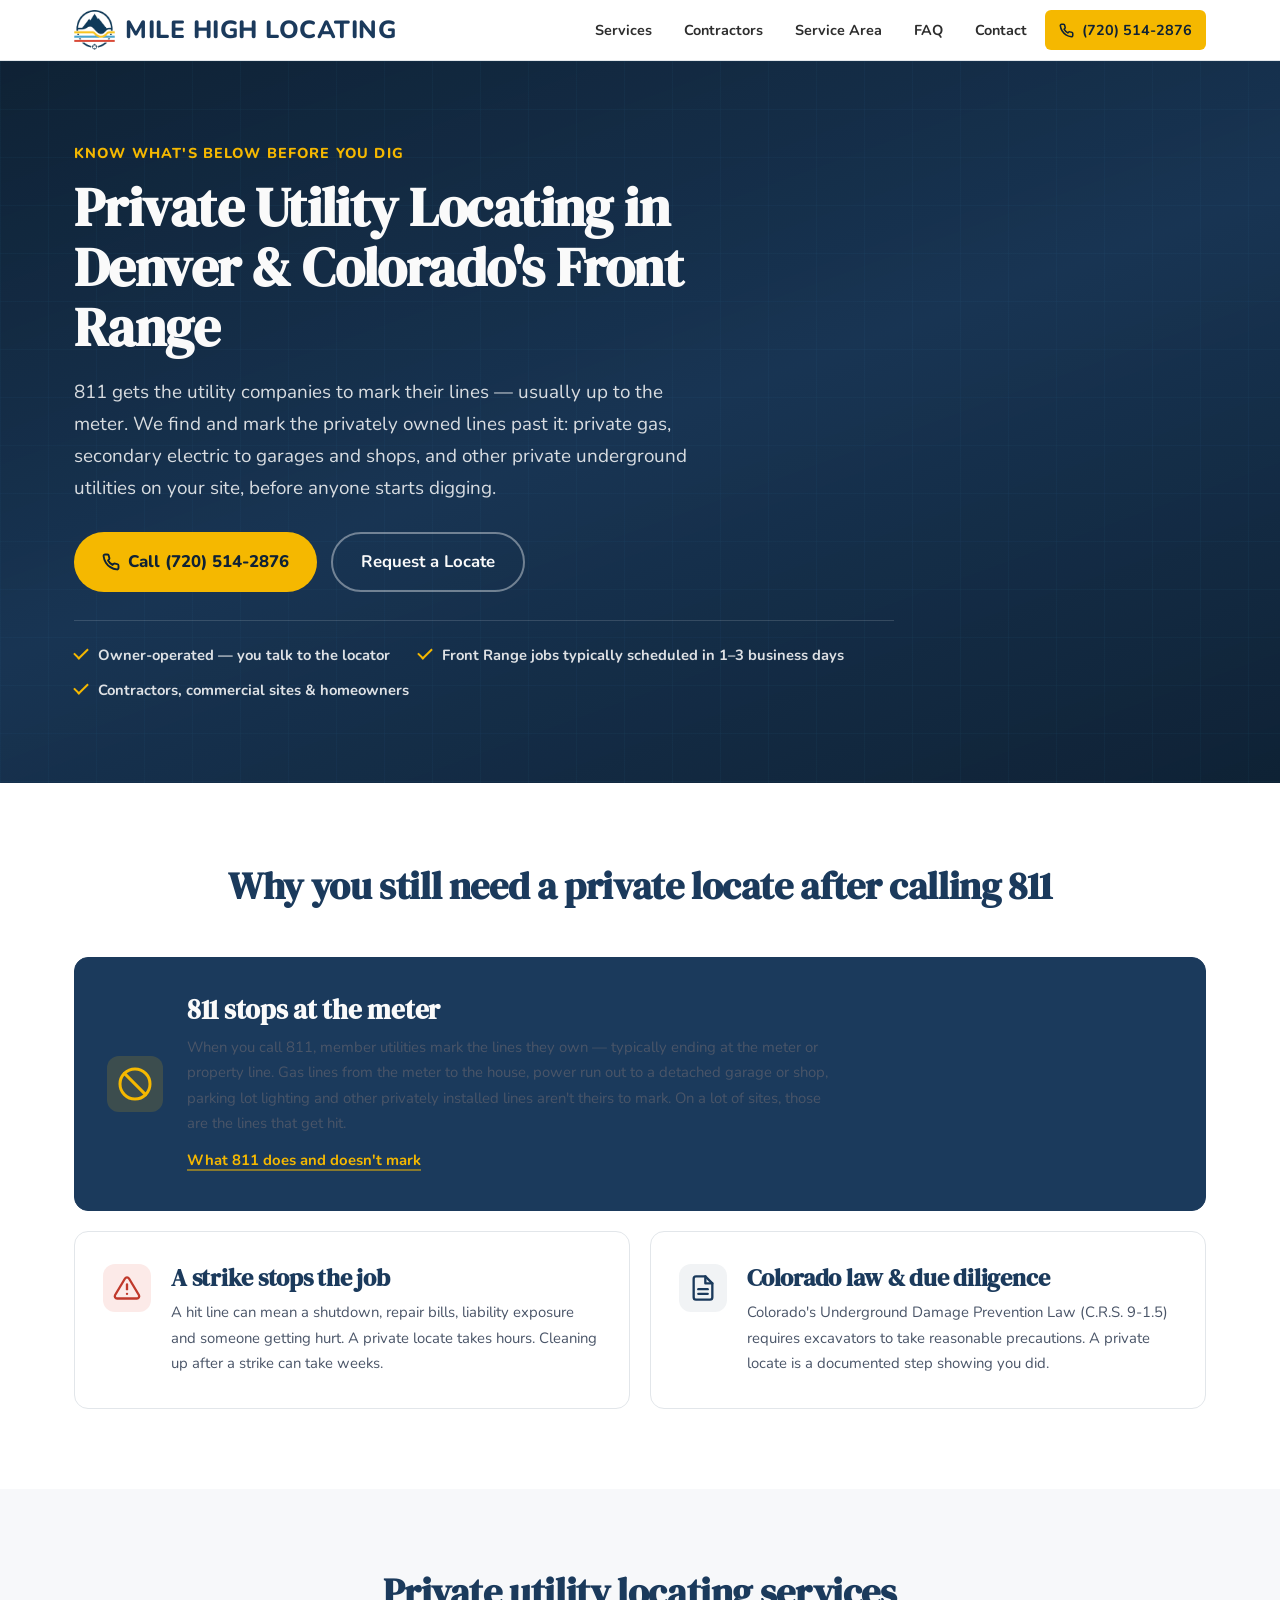
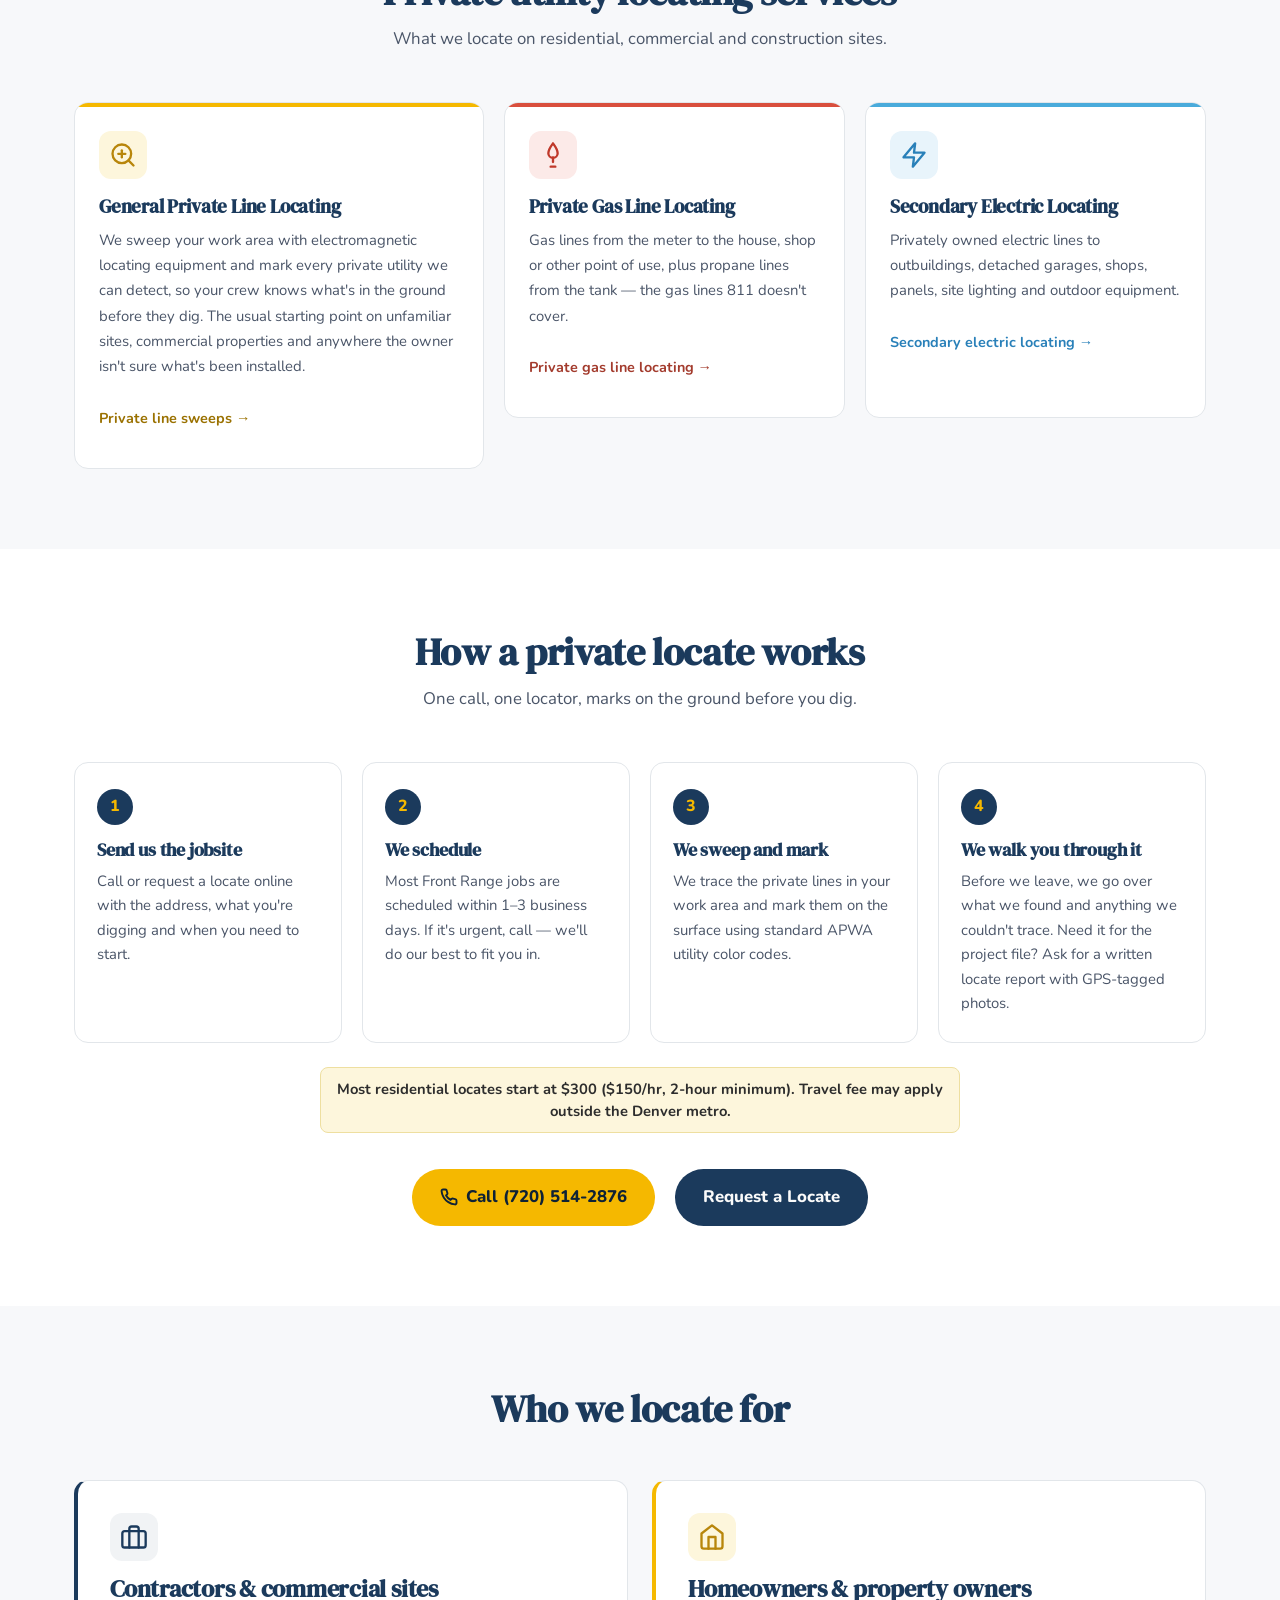
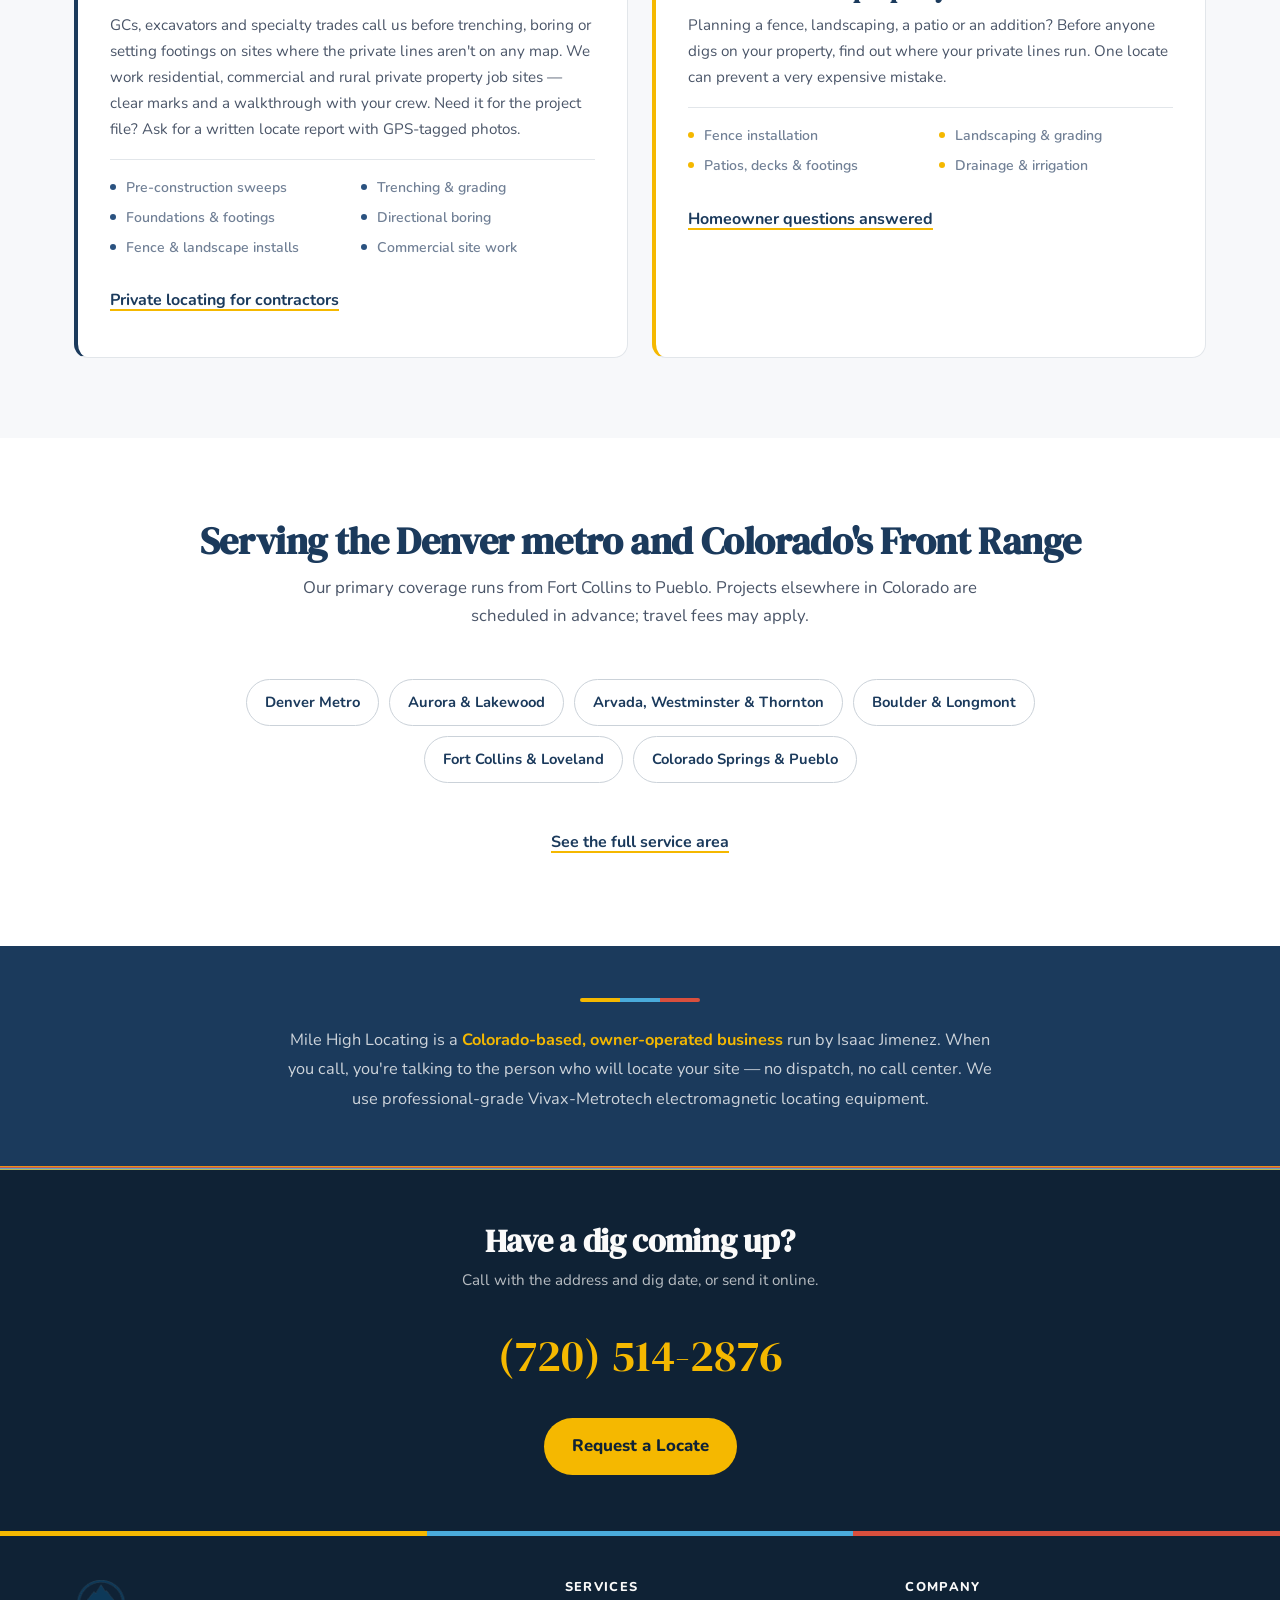
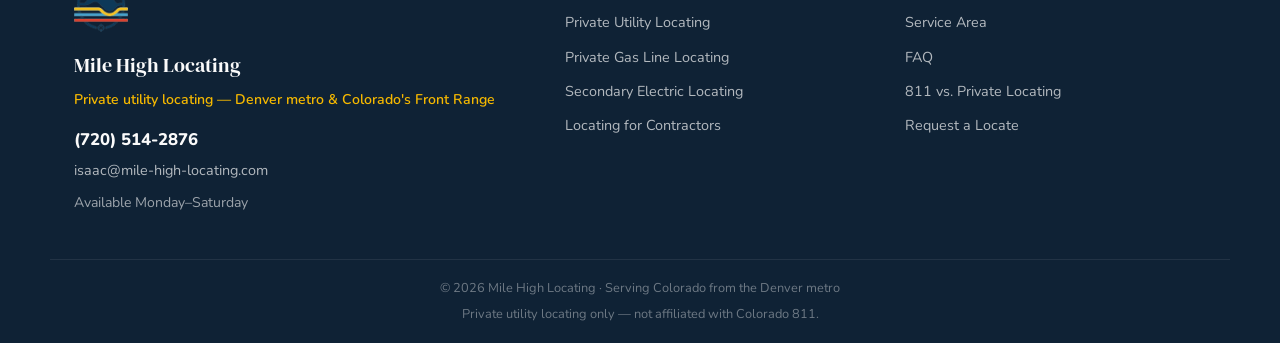
<file: index.html>
<!DOCTYPE html>
<html lang="en">
<head>
  <meta charset="UTF-8">
  <meta name="viewport" content="width=device-width, initial-scale=1.0">
  <title>Private Utility Locator in Denver &amp; Colorado | Mile High Locating</title>
  <meta name="description" content="Private utility locating in Denver and along Colorado&#x27;s Front Range. We mark the private gas, electric and site lines 811 doesn&#x27;t. Call (720) 514-2876.">
  <link rel="canonical" href="https://mile-high-locating.com/">
  <meta name="google-site-verification" content="SweHeG-FXVhR_xRQayVzN5VXtNeDmFIn7avGTJcZlRs" />
  <link rel="icon" href="/favicon.ico" sizes="any">
  <link rel="icon" type="image/png" sizes="192x192" href="/favicon.png">
  <link rel="apple-touch-icon" href="/favicon.png">
  <meta name="theme-color" content="#1B3A5C">
  <!-- Open Graph / social -->
  <meta property="og:type" content="website">
  <meta property="og:site_name" content="Mile High Locating">
  <meta property="og:locale" content="en_US">
  <meta property="og:title" content="Private Utility Locator in Denver &amp; Colorado | Mile High Locating">
  <meta property="og:description" content="Private utility locating in Denver and along Colorado&#x27;s Front Range. We mark the private gas, electric and site lines 811 doesn&#x27;t. Call (720) 514-2876.">
  <meta property="og:url" content="https://mile-high-locating.com/">
  <meta property="og:image" content="https://mile-high-locating.com/og-image.jpg">
  <meta property="og:image:width" content="1200">
  <meta property="og:image:height" content="630">
  <meta property="og:image:alt" content="Mile High Locating — underground utility locating">
  <meta name="twitter:card" content="summary_large_image">
  <meta name="twitter:title" content="Private Utility Locator in Denver &amp; Colorado | Mile High Locating">
  <meta name="twitter:description" content="Private utility locating in Denver and along Colorado&#x27;s Front Range. We mark the private gas, electric and site lines 811 doesn&#x27;t. Call (720) 514-2876.">
  <meta name="twitter:image" content="https://mile-high-locating.com/og-image.jpg">
  <script>document.documentElement.classList.add('js');</script>
  <link rel="preconnect" href="https://fonts.googleapis.com">
  <link rel="preconnect" href="https://fonts.gstatic.com" crossorigin>
  <link rel="preconnect" href="https://images.unsplash.com" crossorigin>
  <link rel="preload" as="image" href="https://images.unsplash.com/photo-1504307651254-35680f356dfd?w=640&amp;q=35&amp;fm=webp&amp;fit=crop" media="(max-width: 800px)">
  <link rel="preload" as="image" href="https://images.unsplash.com/photo-1504307651254-35680f356dfd?w=1280&amp;q=35&amp;fm=webp&amp;fit=crop" media="(min-width: 801px)">
  <link href="https://fonts.googleapis.com/css2?family=DM+Serif+Display&family=Nunito:wght@400;600;700;800&display=swap" rel="stylesheet">
  <link rel="stylesheet" href="/styles.css">
  <!-- Structured data -->
  <script type="application/ld+json">
  {
    "@context": "https://schema.org",
    "@graph": [
      {
        "@type": "LocalBusiness",
        "@id": "https://mile-high-locating.com/#business",
        "name": "Mile High Locating",
        "url": "https://mile-high-locating.com/",
        "logo": "https://mile-high-locating.com/logo-512.png",
        "image": "https://mile-high-locating.com/og-image.jpg",
        "description": "Private utility locating for contractors, property owners and homeowners in the Denver metro and along Colorado's Front Range. Locates and marks privately owned underground utilities that 811 member utilities do not mark.",
        "telephone": "+1-720-514-2876",
        "email": "isaac@mile-high-locating.com",
        "address": {
          "@type": "PostalAddress",
          "addressRegion": "CO",
          "addressCountry": "US"
        },
        "areaServed": [
          {
            "@type": "State",
            "name": "Colorado"
          },
          {
            "@type": "City",
            "name": "Denver"
          },
          {
            "@type": "City",
            "name": "Boulder"
          },
          {
            "@type": "City",
            "name": "Fort Collins"
          },
          {
            "@type": "City",
            "name": "Colorado Springs"
          },
          {
            "@type": "City",
            "name": "Pueblo"
          }
        ],
        "hasOfferCatalog": {
          "@type": "OfferCatalog",
          "name": "Private utility locating services",
          "itemListElement": [
            {
              "@type": "Offer",
              "itemOffered": {
                "@type": "Service",
                "name": "General private line locating",
                "url": "https://mile-high-locating.com/services.html#general-locating"
              }
            },
            {
              "@type": "Offer",
              "itemOffered": {
                "@type": "Service",
                "name": "Private gas line locating",
                "url": "https://mile-high-locating.com/services.html#gas-line"
              }
            },
            {
              "@type": "Offer",
              "itemOffered": {
                "@type": "Service",
                "name": "Secondary electric locating",
                "url": "https://mile-high-locating.com/services.html#secondary-electric"
              }
            }
          ]
        }
      },
      {
        "@type": "WebSite",
        "@id": "https://mile-high-locating.com/#website",
        "url": "https://mile-high-locating.com/",
        "name": "Mile High Locating",
        "publisher": {
          "@id": "https://mile-high-locating.com/#business"
        }
      }
    ]
  }
  </script>
</head>
<body>

  <a class="skip-link" href="#main">Skip to main content</a>

  <!-- ========== HEADER ========== -->
  <header class="site-header">
    <div class="header-inner">
      <a href="/" class="header-logo" aria-label="Mile High Locating — home">
        <img src="/logo-icon.png" alt="" class="logo-icon" width="116" height="112">
        <span class="logo-text">Mile High Locating</span>
      </a>
      <a href="tel:+17205142876" class="header-call-mobile" data-cta="header-mobile"><svg viewBox="0 0 24 24" fill="none" stroke="currentColor" stroke-width="2.5" stroke-linecap="round" stroke-linejoin="round" aria-hidden="true" focusable="false"><path d="M22 16.92v3a2 2 0 0 1-2.18 2 19.79 19.79 0 0 1-8.63-3.07 19.5 19.5 0 0 1-6-6 19.79 19.79 0 0 1-3.07-8.67A2 2 0 0 1 4.11 2h3a2 2 0 0 1 2 1.72c.127.96.361 1.903.7 2.81a2 2 0 0 1-.45 2.11L8.09 9.91a16 16 0 0 0 6 6l1.27-1.27a2 2 0 0 1 2.11-.45c.907.339 1.85.573 2.81.7A2 2 0 0 1 22 16.92z"/></svg><span>(720) 514-2876</span></a>
      <button class="hamburger" type="button" aria-label="Open menu" aria-expanded="false" aria-controls="site-nav">
        <span></span><span></span><span></span>
      </button>
      <nav aria-label="Main">
        <ul class="nav-links" id="site-nav">
          <li><a href="/services.html">Services</a></li>
          <li><a href="/contractors.html">Contractors</a></li>
          <li><a href="/service-area.html">Service Area</a></li>
          <li><a href="/faq.html">FAQ</a></li>
          <li><a href="/contact.html">Contact</a></li>
          <li><a href="tel:+17205142876" class="btn-call" data-cta="header"><svg viewBox="0 0 24 24" fill="none" stroke="currentColor" stroke-width="2.5" stroke-linecap="round" stroke-linejoin="round" aria-hidden="true" focusable="false"><path d="M22 16.92v3a2 2 0 0 1-2.18 2 19.79 19.79 0 0 1-8.63-3.07 19.5 19.5 0 0 1-6-6 19.79 19.79 0 0 1-3.07-8.67A2 2 0 0 1 4.11 2h3a2 2 0 0 1 2 1.72c.127.96.361 1.903.7 2.81a2 2 0 0 1-.45 2.11L8.09 9.91a16 16 0 0 0 6 6l1.27-1.27a2 2 0 0 1 2.11-.45c.907.339 1.85.573 2.81.7A2 2 0 0 1 22 16.92z"/></svg><span>(720) 514-2876</span></a></li>
        </ul>
      </nav>
    </div>
  </header>

  <main id="main">

  <!-- ========== HERO ========== -->
  <section class="hero" aria-labelledby="hero-heading">
    <div class="hero-bg" aria-hidden="true"></div>
    <div class="hero-overlay" aria-hidden="true"></div>
    <div class="hero-content">
      <p class="hero-eyebrow">Know what's below before you dig</p>
      <h1 id="hero-heading">Private Utility Locating in Denver &amp; Colorado's Front Range</h1>
      <p class="hero-lead">811 gets the utility companies to mark their lines — usually up to the meter. We find and mark the privately owned lines past it: private gas, secondary electric to garages and shops, and other private underground utilities on your site, before anyone starts digging.</p>
      <div class="hero-buttons">
        <a href="tel:+17205142876" class="btn-primary" data-cta="hero"><svg viewBox="0 0 24 24" fill="none" stroke="currentColor" stroke-width="2.5" stroke-linecap="round" stroke-linejoin="round" aria-hidden="true" focusable="false"><path d="M22 16.92v3a2 2 0 0 1-2.18 2 19.79 19.79 0 0 1-8.63-3.07 19.5 19.5 0 0 1-6-6 19.79 19.79 0 0 1-3.07-8.67A2 2 0 0 1 4.11 2h3a2 2 0 0 1 2 1.72c.127.96.361 1.903.7 2.81a2 2 0 0 1-.45 2.11L8.09 9.91a16 16 0 0 0 6 6l1.27-1.27a2 2 0 0 1 2.11-.45c.907.339 1.85.573 2.81.7A2 2 0 0 1 22 16.92z"/></svg>Call (720) 514-2876</a>
        <a href="/contact.html#quote-form" class="btn-outline" data-cta="hero">Request a Locate</a>
      </div>
      <ul class="hero-trust">
        <li>Owner-operated — you talk to the locator</li>
        <li>Front Range jobs typically scheduled in 1–3 business days</li>
        <li>Contractors, commercial sites &amp; homeowners</li>
      </ul>
    </div>
  </section>

  <!-- ========== WHY PRIVATE LOCATES MATTER ========== -->
  <section class="section" aria-labelledby="why-locates-heading">
    <div class="container">
      <div class="section-header reveal">
        <h2 id="why-locates-heading">Why you still need a private locate after calling 811</h2>
      </div>
      <div class="bento-grid">
        <div class="bento-card bento-card--featured reveal--scale">
          <span class="icon icon--lg" aria-hidden="true">
            <svg viewBox="0 0 24 24" fill="none" stroke="currentColor" stroke-width="2" stroke-linecap="round" stroke-linejoin="round"><circle cx="12" cy="12" r="10"/><line x1="4.93" y1="4.93" x2="19.07" y2="19.07"/></svg>
          </span>
          <div class="bento-text">
            <h3>811 stops at the meter</h3>
            <p>When you call 811, member utilities mark the lines they own — typically ending at the meter or property line. Gas lines from the meter to the house, power run out to a detached garage or shop, parking lot lighting and other privately installed lines aren't theirs to mark. On a lot of sites, those are the lines that get hit.</p>
            <p><a href="/811-vs-private-utility-locating.html" class="text-link">What 811 does and doesn't mark</a></p>
          </div>
        </div>
        <div class="bento-card reveal--left">
          <span class="icon icon--lg icon--red" aria-hidden="true">
            <svg viewBox="0 0 24 24" fill="none" stroke="currentColor" stroke-width="2" stroke-linecap="round" stroke-linejoin="round"><path d="M10.29 3.86L1.82 18a2 2 0 0 0 1.71 3h16.94a2 2 0 0 0 1.71-3L13.71 3.86a2 2 0 0 0-3.42 0z"/><line x1="12" y1="9" x2="12" y2="13"/><line x1="12" y1="17" x2="12.01" y2="17"/></svg>
          </span>
          <div class="bento-text">
            <h3>A strike stops the job</h3>
            <p>A hit line can mean a shutdown, repair bills, liability exposure and someone getting hurt. A private locate takes hours. Cleaning up after a strike can take weeks.</p>
          </div>
        </div>
        <div class="bento-card reveal--right">
          <span class="icon icon--lg icon--navy" aria-hidden="true">
            <svg viewBox="0 0 24 24" fill="none" stroke="currentColor" stroke-width="2" stroke-linecap="round" stroke-linejoin="round"><path d="M14 2H6a2 2 0 0 0-2 2v16a2 2 0 0 0 2 2h12a2 2 0 0 0 2-2V8z"/><polyline points="14 2 14 8 20 8"/><line x1="16" y1="13" x2="8" y2="13"/><line x1="16" y1="17" x2="8" y2="17"/></svg>
          </span>
          <div class="bento-text">
            <h3>Colorado law &amp; due diligence</h3>
            <p>Colorado's Underground Damage Prevention Law (C.R.S. 9-1.5) requires excavators to take reasonable precautions. A private locate is a documented step showing you did.</p>
          </div>
        </div>
      </div>
    </div>
  </section>

  <!-- ========== SERVICES ========== -->
  <section class="section section--gray" aria-labelledby="services-heading">
    <div class="container">
      <div class="section-header reveal">
        <h2 id="services-heading">Private utility locating services</h2>
        <p>What we locate on residential, commercial and construction sites.</p>
      </div>
      <div class="services-snapshot">
        <div class="snap-card snap-card--gold reveal">
          <span class="icon icon--lg icon--gold" aria-hidden="true">
            <svg viewBox="0 0 24 24" fill="none" stroke="currentColor" stroke-width="2" stroke-linecap="round" stroke-linejoin="round"><circle cx="11" cy="11" r="8"/><path d="M21 21l-4.35-4.35"/><line x1="11" y1="8" x2="11" y2="14"/><line x1="8" y1="11" x2="14" y2="11"/></svg>
          </span>
          <h3>General Private Line Locating</h3>
          <p>We sweep your work area with electromagnetic locating equipment and mark every private utility we can detect, so your crew knows what's in the ground before they dig. The usual starting point on unfamiliar sites, commercial properties and anywhere the owner isn't sure what's been installed.</p>
          <a href="/services.html#general-locating" class="card-link">Private line sweeps <span aria-hidden="true">→</span></a>
        </div>
        <div class="snap-card snap-card--red reveal reveal-delay-1">
          <span class="icon icon--lg icon--red" aria-hidden="true">
            <svg viewBox="0 0 24 24" fill="none" stroke="currentColor" stroke-width="2" stroke-linecap="round" stroke-linejoin="round"><path d="M12 2c1.5 2 4 5.5 4 8.5a4 4 0 1 1-8 0C8 7.5 10.5 4 12 2z"/><path d="M12 14v4"/><path d="M10 22h4"/></svg>
          </span>
          <h3>Private Gas Line Locating</h3>
          <p>Gas lines from the meter to the house, shop or other point of use, plus propane lines from the tank — the gas lines 811 doesn't cover.</p>
          <a href="/services.html#gas-line" class="card-link">Private gas line locating <span aria-hidden="true">→</span></a>
        </div>
        <div class="snap-card snap-card--sky reveal reveal-delay-2">
          <span class="icon icon--lg icon--sky" aria-hidden="true">
            <svg viewBox="0 0 24 24" fill="none" stroke="currentColor" stroke-width="2" stroke-linecap="round" stroke-linejoin="round"><path d="M13 2L3 14h9l-1 8 10-12h-9l1-8z"/></svg>
          </span>
          <h3>Secondary Electric Locating</h3>
          <p>Privately owned electric lines to outbuildings, detached garages, shops, panels, site lighting and outdoor equipment.</p>
          <a href="/services.html#secondary-electric" class="card-link">Secondary electric locating <span aria-hidden="true">→</span></a>
        </div>
      </div>
    </div>
  </section>

  <!-- ========== PROCESS ========== -->
  <section class="section" aria-labelledby="process-heading">
    <div class="container">
      <div class="section-header reveal">
        <h2 id="process-heading">How a private locate works</h2>
        <p>One call, one locator, marks on the ground before you dig.</p>
      </div>
      <ol class="process-steps reveal">
        <li>
          <h3>Send us the jobsite</h3>
          <p>Call or request a locate online with the address, what you're digging and when you need to start.</p>
        </li>
        <li>
          <h3>We schedule</h3>
          <p>Most Front Range jobs are scheduled within 1–3 business days. If it's urgent, call — we'll do our best to fit you in.</p>
        </li>
        <li>
          <h3>We sweep and mark</h3>
          <p>We trace the private lines in your work area and mark them on the surface using standard APWA utility color codes.</p>
        </li>
        <li>
          <h3>We walk you through it</h3>
          <p>Before we leave, we go over what we found and anything we couldn't trace. Need it for the project file? Ask for a written locate report with GPS-tagged photos.</p>
        </li>
      </ol>
      <p class="price-note price-note--center reveal">Most residential locates start at $300 ($150/hr, 2-hour minimum). Travel fee may apply outside the Denver metro.</p>
      <div class="section-cta">
        <a href="tel:+17205142876" class="btn-primary" data-cta="process"><svg viewBox="0 0 24 24" fill="none" stroke="currentColor" stroke-width="2.5" stroke-linecap="round" stroke-linejoin="round" aria-hidden="true" focusable="false"><path d="M22 16.92v3a2 2 0 0 1-2.18 2 19.79 19.79 0 0 1-8.63-3.07 19.5 19.5 0 0 1-6-6 19.79 19.79 0 0 1-3.07-8.67A2 2 0 0 1 4.11 2h3a2 2 0 0 1 2 1.72c.127.96.361 1.903.7 2.81a2 2 0 0 1-.45 2.11L8.09 9.91a16 16 0 0 0 6 6l1.27-1.27a2 2 0 0 1 2.11-.45c.907.339 1.85.573 2.81.7A2 2 0 0 1 22 16.92z"/></svg>Call (720) 514-2876</a>
        <a href="/contact.html#quote-form" class="btn-secondary" data-cta="process">Request a Locate</a>
      </div>
    </div>
  </section>

  <!-- ========== WHO WE SERVE ========== -->
  <section class="section section--gray" aria-labelledby="audience-heading">
    <div class="container">
      <div class="section-header reveal">
        <h2 id="audience-heading">Who we locate for</h2>
      </div>
      <div class="audience-grid">
        <div class="audience-card audience-card--contractor reveal reveal-delay-1">
          <span class="icon icon--lg icon--navy" aria-hidden="true">
            <svg viewBox="0 0 24 24" fill="none" stroke="currentColor" stroke-width="2" stroke-linecap="round" stroke-linejoin="round"><rect x="2" y="7" width="20" height="14" rx="2" ry="2"/><path d="M16 21V5a2 2 0 0 0-2-2h-4a2 2 0 0 0-2 2v16"/></svg>
          </span>
          <h3>Contractors &amp; commercial sites</h3>
          <p>GCs, excavators and specialty trades call us before trenching, boring or setting footings on sites where the private lines aren't on any map. We work residential, commercial and rural private property job sites — clear marks and a walkthrough with your crew. Need it for the project file? Ask for a written locate report with GPS-tagged photos.</p>
          <ul class="audience-projects">
            <li>Pre-construction sweeps</li>
            <li>Trenching &amp; grading</li>
            <li>Foundations &amp; footings</li>
            <li>Directional boring</li>
            <li>Fence &amp; landscape installs</li>
            <li>Commercial site work</li>
          </ul>
          <a href="/contractors.html" class="text-link">Private locating for contractors</a>
        </div>
        <div class="audience-card audience-card--homeowner reveal reveal-delay-2">
          <span class="icon icon--lg icon--gold" aria-hidden="true">
            <svg viewBox="0 0 24 24" fill="none" stroke="currentColor" stroke-width="2" stroke-linecap="round" stroke-linejoin="round"><path d="M3 9l9-7 9 7v11a2 2 0 0 1-2 2H5a2 2 0 0 1-2-2z"/><polyline points="9 22 9 12 15 12 15 22"/></svg>
          </span>
          <h3>Homeowners &amp; property owners</h3>
          <p>Planning a fence, landscaping, a patio or an addition? Before anyone digs on your property, find out where your private lines run. One locate can prevent a very expensive mistake.</p>
          <ul class="audience-projects">
            <li>Fence installation</li>
            <li>Landscaping &amp; grading</li>
            <li>Patios, decks &amp; footings</li>
            <li>Drainage &amp; irrigation</li>
          </ul>
          <a href="/faq.html#homeowners" class="text-link">Homeowner questions answered</a>
        </div>
      </div>
    </div>
  </section>

  <!-- ========== SERVICE AREA ========== -->
  <section class="section" aria-labelledby="area-heading">
    <div class="container">
      <div class="section-header reveal">
        <h2 id="area-heading">Serving the Denver metro and Colorado's Front Range</h2>
        <p>Our primary coverage runs from Fort Collins to Pueblo. Projects elsewhere in Colorado are scheduled in advance; travel fees may apply.</p>
      </div>
      <ul class="area-chips reveal">
        <li><a href="/service-area.html#denver-metro">Denver Metro</a></li>
        <li><a href="/service-area.html#denver-metro">Aurora &amp; Lakewood</a></li>
        <li><a href="/service-area.html#denver-metro">Arvada, Westminster &amp; Thornton</a></li>
        <li><a href="/service-area.html#boulder-county">Boulder &amp; Longmont</a></li>
        <li><a href="/service-area.html#northern-colorado">Fort Collins &amp; Loveland</a></li>
        <li><a href="/service-area.html#southern-front-range">Colorado Springs &amp; Pueblo</a></li>
      </ul>
      <div class="section-cta">
        <a href="/service-area.html" class="text-link">See the full service area</a>
      </div>
    </div>
  </section>

  <!-- ========== OWNER / TRUST ========== -->
  <section class="trust-section" aria-labelledby="about-heading">
    <div class="trust-inner reveal">
      <div class="utility-divider">
        <span></span><span></span><span></span>
      </div>
      <h2 id="about-heading" class="sr-only">About Mile High Locating</h2>
      <p>Mile High Locating is a <strong>Colorado-based, owner-operated business</strong> run by Isaac Jimenez. When you call, you're talking to the person who will locate your site — no dispatch, no call center. We use professional-grade Vivax-Metrotech electromagnetic locating equipment.</p>
    </div>
  </section>

  <!-- ========== CTA BANNER ========== -->
  <section class="cta-banner" aria-labelledby="cta-heading">
    <div class="container">
      <h2 id="cta-heading" class="reveal">Have a dig coming up?</h2>
      <p class="cta-sub reveal reveal-delay-1">Call with the address and dig date, or send it online.</p>
      <span class="phone-large reveal reveal-delay-1"><a href="tel:+17205142876" data-cta="cta-banner">(720) 514-2876</a></span>
      <a href="/contact.html#quote-form" class="btn-primary reveal reveal-delay-2" data-cta="cta-banner">Request a Locate</a>
    </div>
  </section>
  </main>

  <!-- ========== FOOTER ========== -->
  <footer class="site-footer">
    <div class="footer-divider">
      <div class="utility-divider"><span></span><span></span><span></span></div>
    </div>
    <div class="footer-inner">
      <div class="footer-brand">
        <img src="/logo-icon.png" alt="" class="footer-logo-icon" width="116" height="112" loading="lazy">
        <p class="footer-name">Mile High Locating</p>
        <span class="tagline">Private utility locating — Denver metro &amp; Colorado's Front Range</span>
        <p class="footer-phone"><a href="tel:+17205142876" data-cta="footer">(720) 514-2876</a></p>
        <p class="footer-email"><a href="mailto:isaac@mile-high-locating.com" data-cta="footer">isaac@mile-high-locating.com</a></p>
        <p class="footer-hours">Available Monday–Saturday</p>
      </div>
      <div class="footer-links">
        <h2>Services</h2>
        <ul>
          <li><a href="/services.html">Private Utility Locating</a></li>
          <li><a href="/services.html#gas-line">Private Gas Line Locating</a></li>
          <li><a href="/services.html#secondary-electric">Secondary Electric Locating</a></li>
          <li><a href="/contractors.html">Locating for Contractors</a></li>
        </ul>
      </div>
      <div class="footer-links">
        <h2>Company</h2>
        <ul>
          <li><a href="/service-area.html">Service Area</a></li>
          <li><a href="/faq.html">FAQ</a></li>
          <li><a href="/811-vs-private-utility-locating.html">811 vs. Private Locating</a></li>
          <li><a href="/contact.html">Request a Locate</a></li>
        </ul>
      </div>
    </div>
    <div class="footer-bottom">
      <p>&copy; 2026 Mile High Locating &middot; Serving Colorado from the Denver metro</p>
      <p>Private utility locating only — not affiliated with Colorado 811.</p>
    </div>
  </footer>

  <!-- Mobile sticky call / quote bar -->
  <div class="mobile-cta">
    <a href="tel:+17205142876" class="mobile-cta-call" data-cta="sticky-mobile"><svg viewBox="0 0 24 24" fill="none" stroke="currentColor" stroke-width="2.5" stroke-linecap="round" stroke-linejoin="round" aria-hidden="true" focusable="false"><path d="M22 16.92v3a2 2 0 0 1-2.18 2 19.79 19.79 0 0 1-8.63-3.07 19.5 19.5 0 0 1-6-6 19.79 19.79 0 0 1-3.07-8.67A2 2 0 0 1 4.11 2h3a2 2 0 0 1 2 1.72c.127.96.361 1.903.7 2.81a2 2 0 0 1-.45 2.11L8.09 9.91a16 16 0 0 0 6 6l1.27-1.27a2 2 0 0 1 2.11-.45c.907.339 1.85.573 2.81.7A2 2 0 0 1 22 16.92z"/></svg>Call Now</a>
    <a href="/contact.html" class="mobile-cta-quote" data-cta="sticky-mobile">Request a Locate</a>
  </div>

  <script src="/script.js" defer></script>
</body>
</html>
</file>
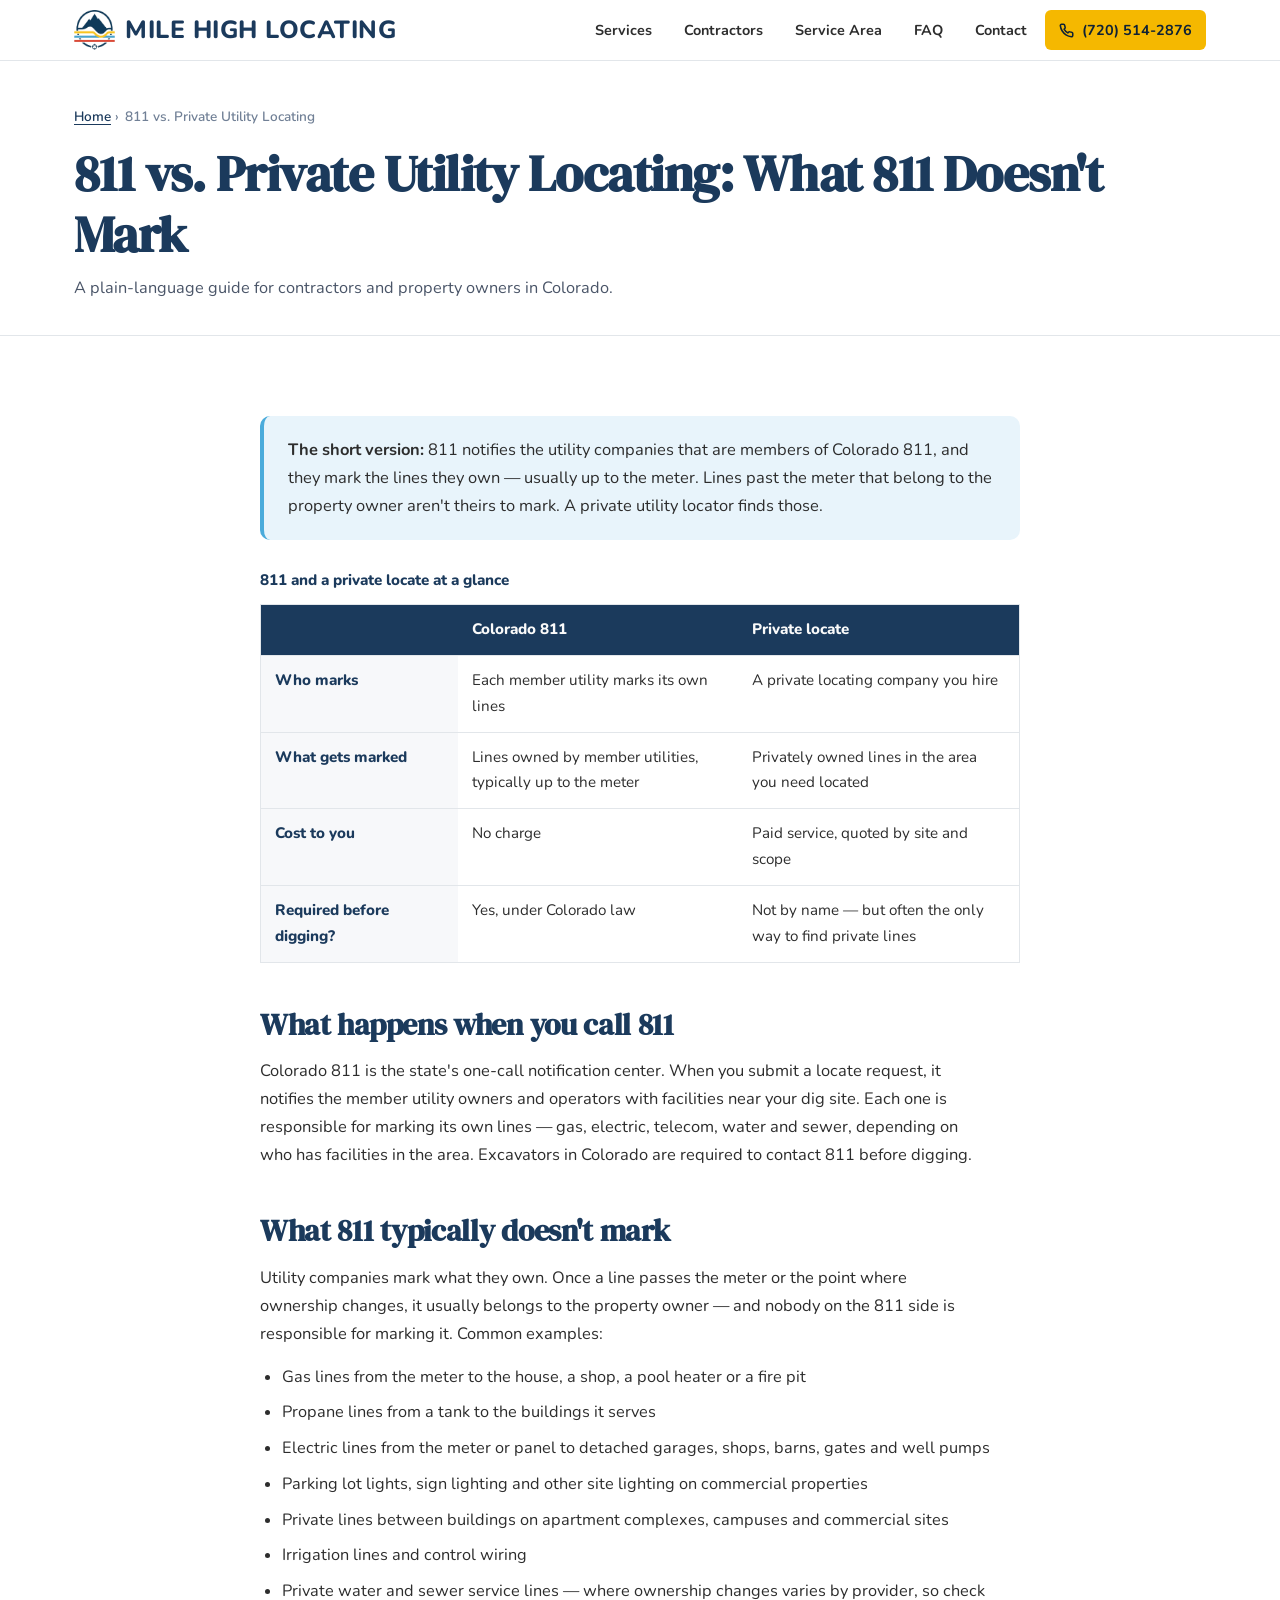
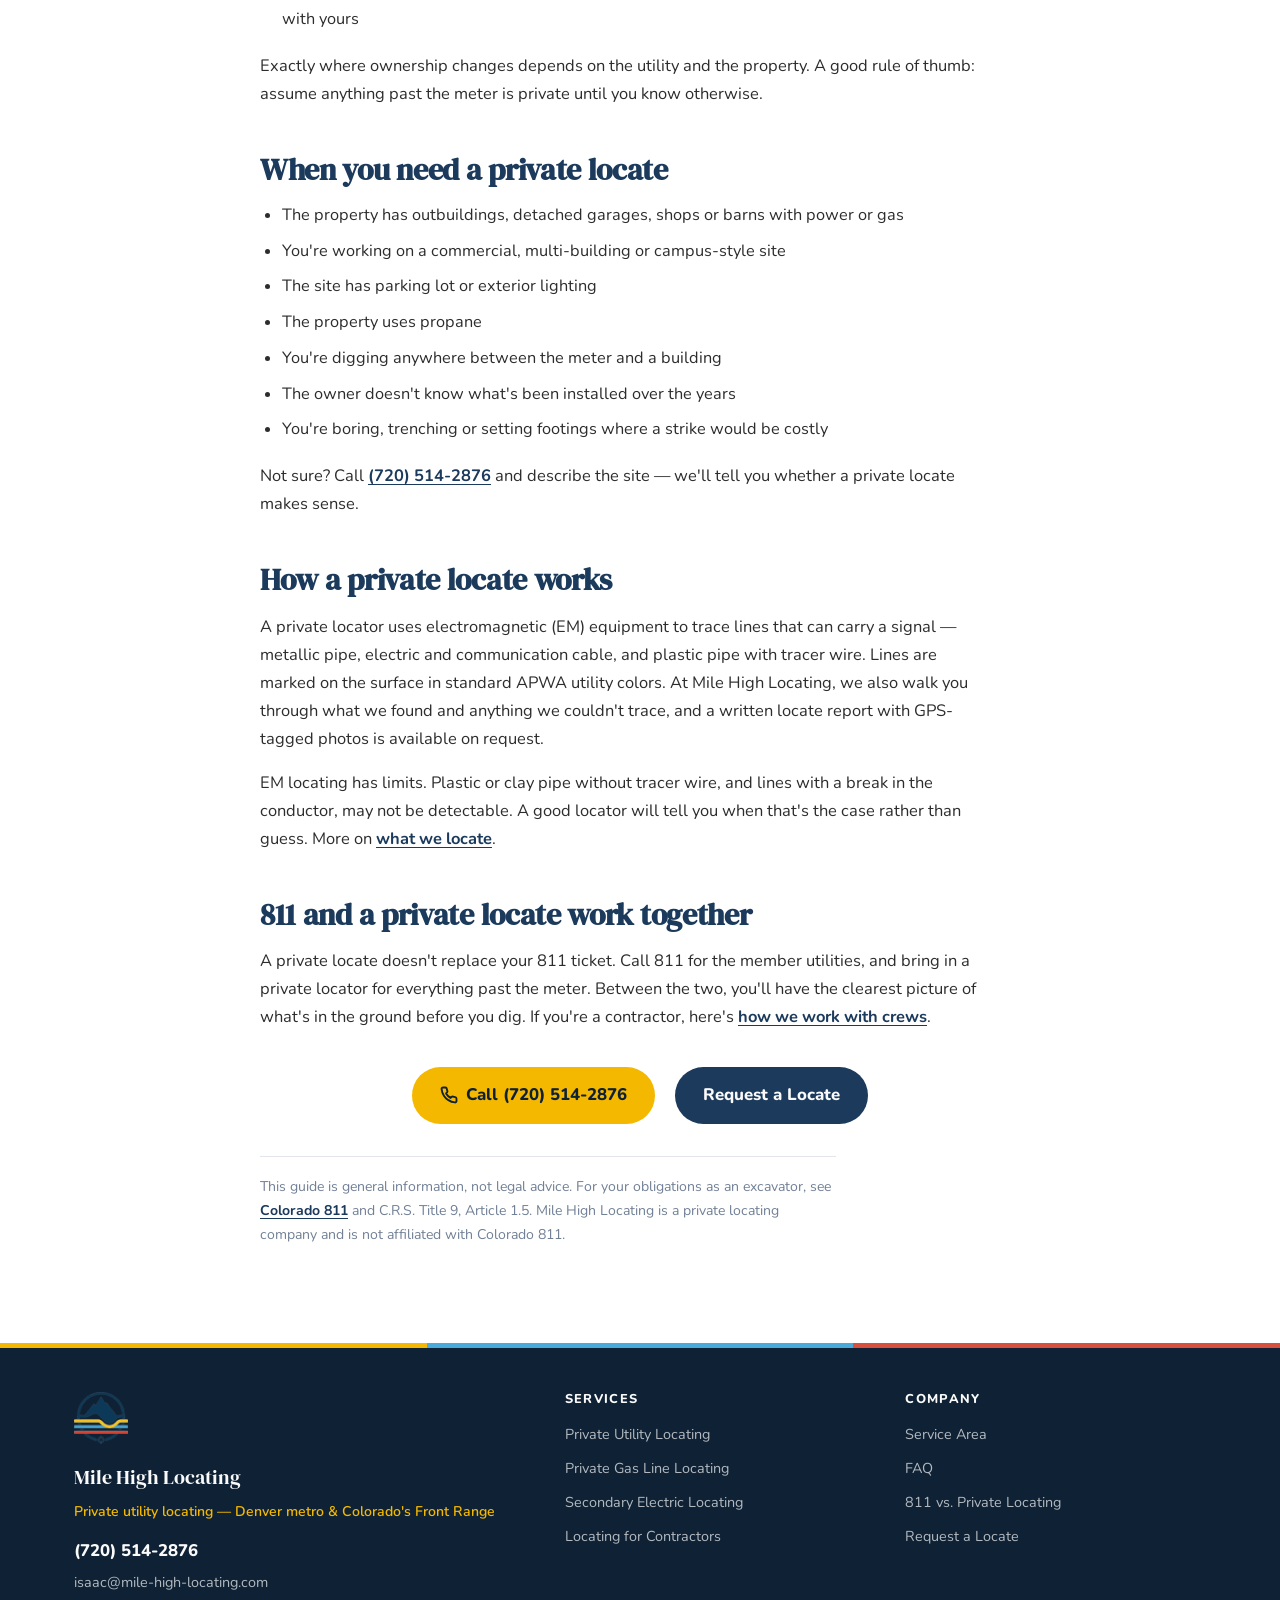
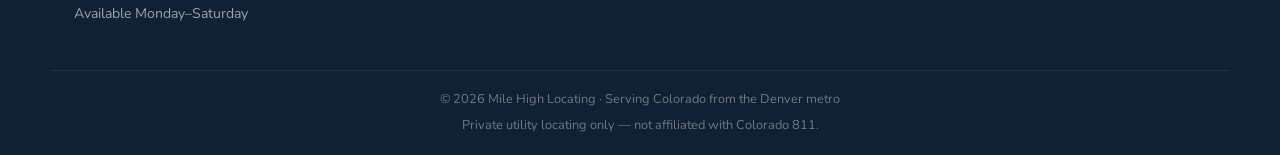
<file: 811-vs-private-utility-locating.html>
<!DOCTYPE html>
<html lang="en">
<head>
  <meta charset="UTF-8">
  <meta name="viewport" content="width=device-width, initial-scale=1.0">
  <title>811 vs. Private Utility Locating in Colorado | Mile High Locating</title>
  <meta name="description" content="What Colorado 811 marks, what it doesn&#x27;t, and when you need a private utility locator before you dig. A plain-language guide for contractors and property owners.">
  <link rel="canonical" href="https://mile-high-locating.com/811-vs-private-utility-locating.html">
  <link rel="icon" href="/favicon.ico" sizes="any">
  <link rel="icon" type="image/png" sizes="192x192" href="/favicon.png">
  <link rel="apple-touch-icon" href="/favicon.png">
  <meta name="theme-color" content="#1B3A5C">
  <!-- Open Graph / social -->
  <meta property="og:type" content="article">
  <meta property="og:site_name" content="Mile High Locating">
  <meta property="og:locale" content="en_US">
  <meta property="og:title" content="811 vs. Private Utility Locating in Colorado | Mile High Locating">
  <meta property="og:description" content="What Colorado 811 marks, what it doesn&#x27;t, and when you need a private utility locator before you dig. A plain-language guide for contractors and property owners.">
  <meta property="og:url" content="https://mile-high-locating.com/811-vs-private-utility-locating.html">
  <meta property="og:image" content="https://mile-high-locating.com/og-image.jpg">
  <meta property="og:image:width" content="1200">
  <meta property="og:image:height" content="630">
  <meta property="og:image:alt" content="Mile High Locating — underground utility locating">
  <meta name="twitter:card" content="summary_large_image">
  <meta name="twitter:title" content="811 vs. Private Utility Locating in Colorado | Mile High Locating">
  <meta name="twitter:description" content="What Colorado 811 marks, what it doesn&#x27;t, and when you need a private utility locator before you dig. A plain-language guide for contractors and property owners.">
  <meta name="twitter:image" content="https://mile-high-locating.com/og-image.jpg">
  <script>document.documentElement.classList.add('js');</script>
  <link rel="preconnect" href="https://fonts.googleapis.com">
  <link rel="preconnect" href="https://fonts.gstatic.com" crossorigin>
  <link href="https://fonts.googleapis.com/css2?family=DM+Serif+Display&family=Nunito:wght@400;600;700;800&display=swap" rel="stylesheet">
  <link rel="stylesheet" href="/styles.css">
  <!-- Structured data -->
  <script type="application/ld+json">
  {
    "@context": "https://schema.org",
    "@graph": [
      {
        "@type": "LocalBusiness",
        "@id": "https://mile-high-locating.com/#business",
        "name": "Mile High Locating",
        "url": "https://mile-high-locating.com/",
        "logo": "https://mile-high-locating.com/logo-512.png",
        "image": "https://mile-high-locating.com/og-image.jpg",
        "description": "Private utility locating for contractors, property owners and homeowners in the Denver metro and along Colorado's Front Range. Locates and marks privately owned underground utilities that 811 member utilities do not mark.",
        "telephone": "+1-720-514-2876",
        "email": "isaac@mile-high-locating.com",
        "address": {
          "@type": "PostalAddress",
          "addressRegion": "CO",
          "addressCountry": "US"
        },
        "areaServed": [
          {
            "@type": "State",
            "name": "Colorado"
          },
          {
            "@type": "City",
            "name": "Denver"
          },
          {
            "@type": "City",
            "name": "Boulder"
          },
          {
            "@type": "City",
            "name": "Fort Collins"
          },
          {
            "@type": "City",
            "name": "Colorado Springs"
          },
          {
            "@type": "City",
            "name": "Pueblo"
          }
        ],
        "hasOfferCatalog": {
          "@type": "OfferCatalog",
          "name": "Private utility locating services",
          "itemListElement": [
            {
              "@type": "Offer",
              "itemOffered": {
                "@type": "Service",
                "name": "General private line locating",
                "url": "https://mile-high-locating.com/services.html#general-locating"
              }
            },
            {
              "@type": "Offer",
              "itemOffered": {
                "@type": "Service",
                "name": "Private gas line locating",
                "url": "https://mile-high-locating.com/services.html#gas-line"
              }
            },
            {
              "@type": "Offer",
              "itemOffered": {
                "@type": "Service",
                "name": "Secondary electric locating",
                "url": "https://mile-high-locating.com/services.html#secondary-electric"
              }
            }
          ]
        }
      },
      {
        "@type": "Article",
        "headline": "811 vs. Private Utility Locating: What 811 Doesn't Mark",
        "description": "What Colorado 811 marks, what it doesn't, and when you need a private utility locator before you dig.",
        "datePublished": "2026-10-01",
        "dateModified": "2026-10-01",
        "author": {
          "@id": "https://mile-high-locating.com/#business"
        },
        "publisher": {
          "@id": "https://mile-high-locating.com/#business"
        },
        "image": "https://mile-high-locating.com/og-image.jpg",
        "mainEntityOfPage": "https://mile-high-locating.com/811-vs-private-utility-locating.html"
      },
      {
        "@type": "BreadcrumbList",
        "itemListElement": [
          {
            "@type": "ListItem",
            "position": 1,
            "name": "Home",
            "item": "https://mile-high-locating.com/"
          },
          {
            "@type": "ListItem",
            "position": 2,
            "name": "811 vs. Private Utility Locating",
            "item": "https://mile-high-locating.com/811-vs-private-utility-locating.html"
          }
        ]
      }
    ]
  }
  </script>
</head>
<body>

  <a class="skip-link" href="#main">Skip to main content</a>

  <!-- ========== HEADER ========== -->
  <header class="site-header">
    <div class="header-inner">
      <a href="/" class="header-logo" aria-label="Mile High Locating — home">
        <img src="/logo-icon.png" alt="" class="logo-icon" width="116" height="112">
        <span class="logo-text">Mile High Locating</span>
      </a>
      <a href="tel:+17205142876" class="header-call-mobile" data-cta="header-mobile"><svg viewBox="0 0 24 24" fill="none" stroke="currentColor" stroke-width="2.5" stroke-linecap="round" stroke-linejoin="round" aria-hidden="true" focusable="false"><path d="M22 16.92v3a2 2 0 0 1-2.18 2 19.79 19.79 0 0 1-8.63-3.07 19.5 19.5 0 0 1-6-6 19.79 19.79 0 0 1-3.07-8.67A2 2 0 0 1 4.11 2h3a2 2 0 0 1 2 1.72c.127.96.361 1.903.7 2.81a2 2 0 0 1-.45 2.11L8.09 9.91a16 16 0 0 0 6 6l1.27-1.27a2 2 0 0 1 2.11-.45c.907.339 1.85.573 2.81.7A2 2 0 0 1 22 16.92z"/></svg><span>(720) 514-2876</span></a>
      <button class="hamburger" type="button" aria-label="Open menu" aria-expanded="false" aria-controls="site-nav">
        <span></span><span></span><span></span>
      </button>
      <nav aria-label="Main">
        <ul class="nav-links" id="site-nav">
          <li><a href="/services.html">Services</a></li>
          <li><a href="/contractors.html">Contractors</a></li>
          <li><a href="/service-area.html">Service Area</a></li>
          <li><a href="/faq.html">FAQ</a></li>
          <li><a href="/contact.html">Contact</a></li>
          <li><a href="tel:+17205142876" class="btn-call" data-cta="header"><svg viewBox="0 0 24 24" fill="none" stroke="currentColor" stroke-width="2.5" stroke-linecap="round" stroke-linejoin="round" aria-hidden="true" focusable="false"><path d="M22 16.92v3a2 2 0 0 1-2.18 2 19.79 19.79 0 0 1-8.63-3.07 19.5 19.5 0 0 1-6-6 19.79 19.79 0 0 1-3.07-8.67A2 2 0 0 1 4.11 2h3a2 2 0 0 1 2 1.72c.127.96.361 1.903.7 2.81a2 2 0 0 1-.45 2.11L8.09 9.91a16 16 0 0 0 6 6l1.27-1.27a2 2 0 0 1 2.11-.45c.907.339 1.85.573 2.81.7A2 2 0 0 1 22 16.92z"/></svg><span>(720) 514-2876</span></a></li>
        </ul>
      </nav>
    </div>
  </header>

  <main id="main">

  <!-- ========== PAGE HEADER ========== -->
  <section class="page-header page-header--minimal" aria-labelledby="page-heading">
    <div class="container">
      <nav class="breadcrumbs" aria-label="Breadcrumb">
        <ol><li><a href="/">Home</a></li><li aria-current="page">811 vs. Private Utility Locating</li></ol>
      </nav>
      <h1 id="page-heading">811 vs. Private Utility Locating: What 811 Doesn't Mark</h1>
      <p>A plain-language guide for contractors and property owners in Colorado.</p>
    </div>
  </section>

  <section class="section">
    <article class="container">
      <div class="prose">

        <div class="answer-box">
          <p><strong>The short version:</strong> 811 notifies the utility companies that are members of Colorado 811, and they mark the lines they own — usually up to the meter. Lines past the meter that belong to the property owner aren't theirs to mark. A private utility locator finds those.</p>
        </div>

        <table class="compare-table">
          <caption>811 and a private locate at a glance</caption>
          <thead>
            <tr><th scope="col"></th><th scope="col">Colorado 811</th><th scope="col">Private locate</th></tr>
          </thead>
          <tbody>
            <tr><th scope="row">Who marks</th><td data-label="Colorado 811">Each member utility marks its own lines</td><td data-label="Private locate">A private locating company you hire</td></tr>
            <tr><th scope="row">What gets marked</th><td data-label="Colorado 811">Lines owned by member utilities, typically up to the meter</td><td data-label="Private locate">Privately owned lines in the area you need located</td></tr>
            <tr><th scope="row">Cost to you</th><td data-label="Colorado 811">No charge</td><td data-label="Private locate">Paid service, quoted by site and scope</td></tr>
            <tr><th scope="row">Required before digging?</th><td data-label="Colorado 811">Yes, under Colorado law</td><td data-label="Private locate">Not by name — but often the only way to find private lines</td></tr>
          </tbody>
        </table>

        <h2>What happens when you call 811</h2>
        <p>Colorado 811 is the state's one-call notification center. When you submit a locate request, it notifies the member utility owners and operators with facilities near your dig site. Each one is responsible for marking its own lines — gas, electric, telecom, water and sewer, depending on who has facilities in the area. Excavators in Colorado are required to contact 811 before digging.</p>

        <h2>What 811 typically doesn't mark</h2>
        <p>Utility companies mark what they own. Once a line passes the meter or the point where ownership changes, it usually belongs to the property owner — and nobody on the 811 side is responsible for marking it. Common examples:</p>
        <ul>
          <li>Gas lines from the meter to the house, a shop, a pool heater or a fire pit</li>
          <li>Propane lines from a tank to the buildings it serves</li>
          <li>Electric lines from the meter or panel to detached garages, shops, barns, gates and well pumps</li>
          <li>Parking lot lights, sign lighting and other site lighting on commercial properties</li>
          <li>Private lines between buildings on apartment complexes, campuses and commercial sites</li>
          <li>Irrigation lines and control wiring</li>
          <li>Private water and sewer service lines — where ownership changes varies by provider, so check with yours</li>
        </ul>
        <p>Exactly where ownership changes depends on the utility and the property. A good rule of thumb: assume anything past the meter is private until you know otherwise.</p>

        <h2>When you need a private locate</h2>
        <ul>
          <li>The property has outbuildings, detached garages, shops or barns with power or gas</li>
          <li>You're working on a commercial, multi-building or campus-style site</li>
          <li>The site has parking lot or exterior lighting</li>
          <li>The property uses propane</li>
          <li>You're digging anywhere between the meter and a building</li>
          <li>The owner doesn't know what's been installed over the years</li>
          <li>You're boring, trenching or setting footings where a strike would be costly</li>
        </ul>
        <p>Not sure? Call <a href="tel:+17205142876" data-cta="guide">(720) 514-2876</a> and describe the site — we'll tell you whether a private locate makes sense.</p>

        <h2>How a private locate works</h2>
        <p>A private locator uses electromagnetic (EM) equipment to trace lines that can carry a signal — metallic pipe, electric and communication cable, and plastic pipe with tracer wire. Lines are marked on the surface in standard APWA utility colors. At Mile High Locating, we also walk you through what we found and anything we couldn't trace, and a written locate report with GPS-tagged photos is available on request.</p>
        <p>EM locating has limits. Plastic or clay pipe without tracer wire, and lines with a break in the conductor, may not be detectable. A good locator will tell you when that's the case rather than guess. More on <a href="/services.html">what we locate</a>.</p>

        <h2>811 and a private locate work together</h2>
        <p>A private locate doesn't replace your 811 ticket. Call 811 for the member utilities, and bring in a private locator for everything past the meter. Between the two, you'll have the clearest picture of what's in the ground before you dig. If you're a contractor, here's <a href="/contractors.html">how we work with crews</a>.</p>

        <div class="section-cta">
          <a href="tel:+17205142876" class="btn-primary" data-cta="guide-end"><svg viewBox="0 0 24 24" fill="none" stroke="currentColor" stroke-width="2.5" stroke-linecap="round" stroke-linejoin="round" aria-hidden="true" focusable="false"><path d="M22 16.92v3a2 2 0 0 1-2.18 2 19.79 19.79 0 0 1-8.63-3.07 19.5 19.5 0 0 1-6-6 19.79 19.79 0 0 1-3.07-8.67A2 2 0 0 1 4.11 2h3a2 2 0 0 1 2 1.72c.127.96.361 1.903.7 2.81a2 2 0 0 1-.45 2.11L8.09 9.91a16 16 0 0 0 6 6l1.27-1.27a2 2 0 0 1 2.11-.45c.907.339 1.85.573 2.81.7A2 2 0 0 1 22 16.92z"/></svg>Call (720) 514-2876</a>
          <a href="/contact.html#quote-form" class="btn-secondary" data-cta="guide-end">Request a Locate</a>
        </div>

        <p class="disclaimer">This guide is general information, not legal advice. For your obligations as an excavator, see <a href="https://www.colorado811.org/" rel="noopener">Colorado 811</a> and C.R.S. Title 9, Article 1.5. Mile High Locating is a private locating company and is not affiliated with Colorado 811.</p>
      </div>
    </article>
  </section>
  </main>

  <!-- ========== FOOTER ========== -->
  <footer class="site-footer">
    <div class="footer-divider">
      <div class="utility-divider"><span></span><span></span><span></span></div>
    </div>
    <div class="footer-inner">
      <div class="footer-brand">
        <img src="/logo-icon.png" alt="" class="footer-logo-icon" width="116" height="112" loading="lazy">
        <p class="footer-name">Mile High Locating</p>
        <span class="tagline">Private utility locating — Denver metro &amp; Colorado's Front Range</span>
        <p class="footer-phone"><a href="tel:+17205142876" data-cta="footer">(720) 514-2876</a></p>
        <p class="footer-email"><a href="mailto:isaac@mile-high-locating.com" data-cta="footer">isaac@mile-high-locating.com</a></p>
        <p class="footer-hours">Available Monday–Saturday</p>
      </div>
      <div class="footer-links">
        <h2>Services</h2>
        <ul>
          <li><a href="/services.html">Private Utility Locating</a></li>
          <li><a href="/services.html#gas-line">Private Gas Line Locating</a></li>
          <li><a href="/services.html#secondary-electric">Secondary Electric Locating</a></li>
          <li><a href="/contractors.html">Locating for Contractors</a></li>
        </ul>
      </div>
      <div class="footer-links">
        <h2>Company</h2>
        <ul>
          <li><a href="/service-area.html">Service Area</a></li>
          <li><a href="/faq.html">FAQ</a></li>
          <li><a href="/811-vs-private-utility-locating.html">811 vs. Private Locating</a></li>
          <li><a href="/contact.html">Request a Locate</a></li>
        </ul>
      </div>
    </div>
    <div class="footer-bottom">
      <p>&copy; 2026 Mile High Locating &middot; Serving Colorado from the Denver metro</p>
      <p>Private utility locating only — not affiliated with Colorado 811.</p>
    </div>
  </footer>

  <!-- Mobile sticky call / quote bar -->
  <div class="mobile-cta">
    <a href="tel:+17205142876" class="mobile-cta-call" data-cta="sticky-mobile"><svg viewBox="0 0 24 24" fill="none" stroke="currentColor" stroke-width="2.5" stroke-linecap="round" stroke-linejoin="round" aria-hidden="true" focusable="false"><path d="M22 16.92v3a2 2 0 0 1-2.18 2 19.79 19.79 0 0 1-8.63-3.07 19.5 19.5 0 0 1-6-6 19.79 19.79 0 0 1-3.07-8.67A2 2 0 0 1 4.11 2h3a2 2 0 0 1 2 1.72c.127.96.361 1.903.7 2.81a2 2 0 0 1-.45 2.11L8.09 9.91a16 16 0 0 0 6 6l1.27-1.27a2 2 0 0 1 2.11-.45c.907.339 1.85.573 2.81.7A2 2 0 0 1 22 16.92z"/></svg>Call Now</a>
    <a href="/contact.html" class="mobile-cta-quote" data-cta="sticky-mobile">Request a Locate</a>
  </div>

  <script src="/script.js" defer></script>
</body>
</html>
</file>
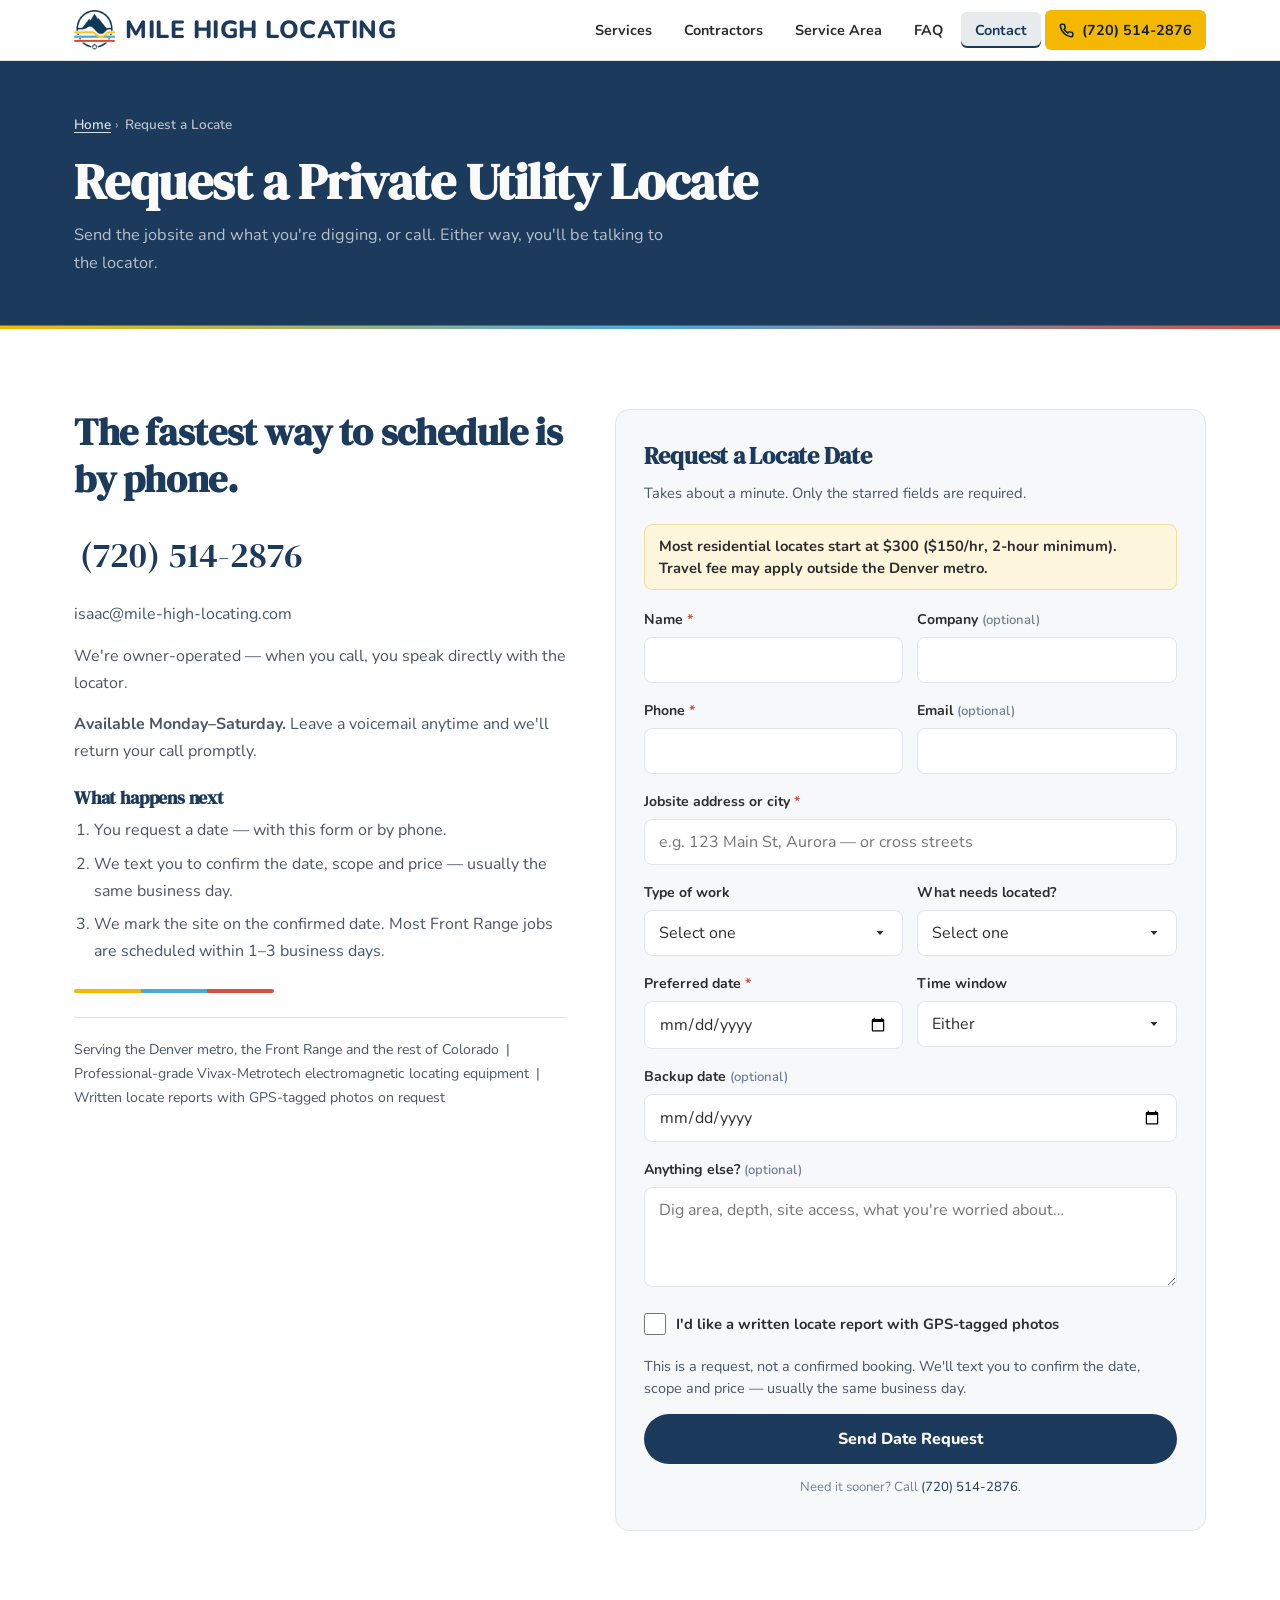
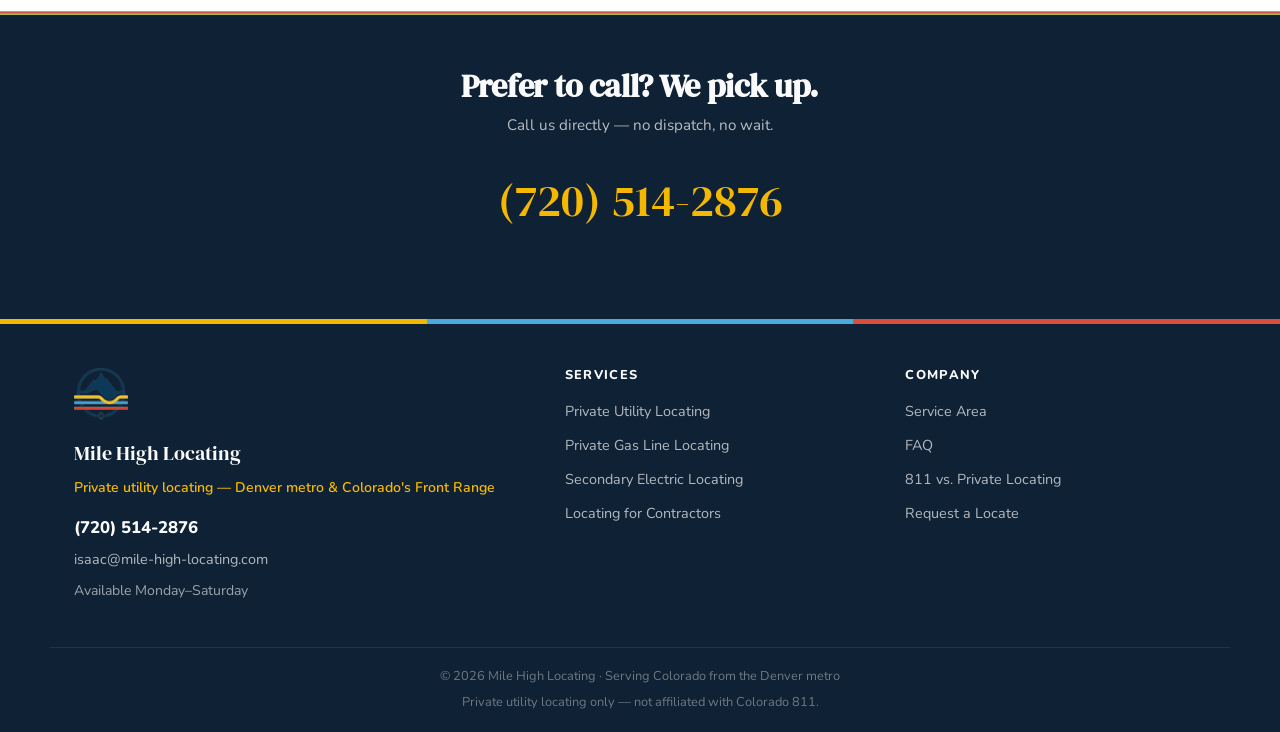
<file: contact.html>
<!DOCTYPE html>
<html lang="en">
<head>
  <meta charset="UTF-8">
  <meta name="viewport" content="width=device-width, initial-scale=1.0">
  <title>Request a Private Utility Locate | Mile High Locating</title>
  <meta name="description" content="Request a private utility locate date in Denver and the Front Range. Most residential locates start at $300. Call (720) 514-2876 or send your details online.">
  <link rel="canonical" href="https://mile-high-locating.com/contact.html">
  <link rel="icon" href="/favicon.ico" sizes="any">
  <link rel="icon" type="image/png" sizes="192x192" href="/favicon.png">
  <link rel="apple-touch-icon" href="/favicon.png">
  <meta name="theme-color" content="#1B3A5C">
  <!-- Open Graph / social -->
  <meta property="og:type" content="website">
  <meta property="og:site_name" content="Mile High Locating">
  <meta property="og:locale" content="en_US">
  <meta property="og:title" content="Request a Private Utility Locate | Mile High Locating">
  <meta property="og:description" content="Request a private utility locate date in Denver and the Front Range. Most residential locates start at $300. Call (720) 514-2876 or send your details online.">
  <meta property="og:url" content="https://mile-high-locating.com/contact.html">
  <meta property="og:image" content="https://mile-high-locating.com/og-image.jpg">
  <meta property="og:image:width" content="1200">
  <meta property="og:image:height" content="630">
  <meta property="og:image:alt" content="Mile High Locating — underground utility locating">
  <meta name="twitter:card" content="summary_large_image">
  <meta name="twitter:title" content="Request a Private Utility Locate | Mile High Locating">
  <meta name="twitter:description" content="Request a private utility locate date in Denver and the Front Range. Most residential locates start at $300. Call (720) 514-2876 or send your details online.">
  <meta name="twitter:image" content="https://mile-high-locating.com/og-image.jpg">
  <script>document.documentElement.classList.add('js');</script>
  <link rel="preconnect" href="https://fonts.googleapis.com">
  <link rel="preconnect" href="https://fonts.gstatic.com" crossorigin>
  <link href="https://fonts.googleapis.com/css2?family=DM+Serif+Display&family=Nunito:wght@400;600;700;800&display=swap" rel="stylesheet">
  <link rel="stylesheet" href="/styles.css">
  <!-- Structured data -->
  <script type="application/ld+json">
  {
    "@context": "https://schema.org",
    "@graph": [
      {
        "@type": "LocalBusiness",
        "@id": "https://mile-high-locating.com/#business",
        "name": "Mile High Locating",
        "url": "https://mile-high-locating.com/",
        "logo": "https://mile-high-locating.com/logo-512.png",
        "image": "https://mile-high-locating.com/og-image.jpg",
        "description": "Private utility locating for contractors, property owners and homeowners in the Denver metro and along Colorado's Front Range. Locates and marks privately owned underground utilities that 811 member utilities do not mark.",
        "telephone": "+1-720-514-2876",
        "email": "isaac@mile-high-locating.com",
        "address": {
          "@type": "PostalAddress",
          "addressRegion": "CO",
          "addressCountry": "US"
        },
        "areaServed": [
          {
            "@type": "State",
            "name": "Colorado"
          },
          {
            "@type": "City",
            "name": "Denver"
          },
          {
            "@type": "City",
            "name": "Boulder"
          },
          {
            "@type": "City",
            "name": "Fort Collins"
          },
          {
            "@type": "City",
            "name": "Colorado Springs"
          },
          {
            "@type": "City",
            "name": "Pueblo"
          }
        ],
        "hasOfferCatalog": {
          "@type": "OfferCatalog",
          "name": "Private utility locating services",
          "itemListElement": [
            {
              "@type": "Offer",
              "itemOffered": {
                "@type": "Service",
                "name": "General private line locating",
                "url": "https://mile-high-locating.com/services.html#general-locating"
              }
            },
            {
              "@type": "Offer",
              "itemOffered": {
                "@type": "Service",
                "name": "Private gas line locating",
                "url": "https://mile-high-locating.com/services.html#gas-line"
              }
            },
            {
              "@type": "Offer",
              "itemOffered": {
                "@type": "Service",
                "name": "Secondary electric locating",
                "url": "https://mile-high-locating.com/services.html#secondary-electric"
              }
            }
          ]
        }
      },
      {
        "@type": "BreadcrumbList",
        "itemListElement": [
          {
            "@type": "ListItem",
            "position": 1,
            "name": "Home",
            "item": "https://mile-high-locating.com/"
          },
          {
            "@type": "ListItem",
            "position": 2,
            "name": "Request a Locate",
            "item": "https://mile-high-locating.com/contact.html"
          }
        ]
      }
    ]
  }
  </script>
</head>
<body>

  <a class="skip-link" href="#main">Skip to main content</a>

  <!-- ========== HEADER ========== -->
  <header class="site-header">
    <div class="header-inner">
      <a href="/" class="header-logo" aria-label="Mile High Locating — home">
        <img src="/logo-icon.png" alt="" class="logo-icon" width="116" height="112">
        <span class="logo-text">Mile High Locating</span>
      </a>
      <a href="tel:+17205142876" class="header-call-mobile" data-cta="header-mobile"><svg viewBox="0 0 24 24" fill="none" stroke="currentColor" stroke-width="2.5" stroke-linecap="round" stroke-linejoin="round" aria-hidden="true" focusable="false"><path d="M22 16.92v3a2 2 0 0 1-2.18 2 19.79 19.79 0 0 1-8.63-3.07 19.5 19.5 0 0 1-6-6 19.79 19.79 0 0 1-3.07-8.67A2 2 0 0 1 4.11 2h3a2 2 0 0 1 2 1.72c.127.96.361 1.903.7 2.81a2 2 0 0 1-.45 2.11L8.09 9.91a16 16 0 0 0 6 6l1.27-1.27a2 2 0 0 1 2.11-.45c.907.339 1.85.573 2.81.7A2 2 0 0 1 22 16.92z"/></svg><span>(720) 514-2876</span></a>
      <button class="hamburger" type="button" aria-label="Open menu" aria-expanded="false" aria-controls="site-nav">
        <span></span><span></span><span></span>
      </button>
      <nav aria-label="Main">
        <ul class="nav-links" id="site-nav">
          <li><a href="/services.html">Services</a></li>
          <li><a href="/contractors.html">Contractors</a></li>
          <li><a href="/service-area.html">Service Area</a></li>
          <li><a href="/faq.html">FAQ</a></li>
          <li><a href="/contact.html" class="active" aria-current="page">Contact</a></li>
          <li><a href="tel:+17205142876" class="btn-call" data-cta="header"><svg viewBox="0 0 24 24" fill="none" stroke="currentColor" stroke-width="2.5" stroke-linecap="round" stroke-linejoin="round" aria-hidden="true" focusable="false"><path d="M22 16.92v3a2 2 0 0 1-2.18 2 19.79 19.79 0 0 1-8.63-3.07 19.5 19.5 0 0 1-6-6 19.79 19.79 0 0 1-3.07-8.67A2 2 0 0 1 4.11 2h3a2 2 0 0 1 2 1.72c.127.96.361 1.903.7 2.81a2 2 0 0 1-.45 2.11L8.09 9.91a16 16 0 0 0 6 6l1.27-1.27a2 2 0 0 1 2.11-.45c.907.339 1.85.573 2.81.7A2 2 0 0 1 22 16.92z"/></svg><span>(720) 514-2876</span></a></li>
        </ul>
      </nav>
    </div>
  </header>

  <main id="main">

  <!-- ========== PAGE HEADER ========== -->
  <section class="page-header" aria-labelledby="page-heading">
    <div class="container">
      <nav class="breadcrumbs" aria-label="Breadcrumb">
        <ol><li><a href="/">Home</a></li><li aria-current="page">Request a Locate</li></ol>
      </nav>
      <h1 id="page-heading">Request a Private Utility Locate</h1>
      <p>Send the jobsite and what you're digging, or call. Either way, you'll be talking to the locator.</p>
    </div>
  </section>

  <!-- ========== CONTACT CONTENT ========== -->
  <section class="section" aria-label="Contact information and locate request form">
    <div class="container">
      <div class="contact-grid">

        <!-- Left: Contact Info -->
        <div class="contact-info reveal">
          <h2>The fastest way to schedule is by phone.</h2>
          <span class="contact-phone"><a href="tel:+17205142876" data-cta="contact-page">(720) 514-2876</a></span>
          <p class="contact-email"><a href="mailto:isaac@mile-high-locating.com" data-cta="contact-page">isaac@mile-high-locating.com</a></p>
          <p>We're owner-operated — when you call, you speak directly with the locator.</p>
          <p><strong>Available Monday–Saturday.</strong> Leave a voicemail anytime and we'll return your call promptly.</p>

          <h3>What happens next</h3>
          <ol class="contact-steps">
            <li>You request a date — with this form or by phone.</li>
            <li>We text you to confirm the date, scope and price — usually the same business day.</li>
            <li>We mark the site on the confirmed date. Most Front Range jobs are scheduled within 1–3 business days.</li>
          </ol>

          <div class="utility-divider utility-divider--short" style="margin: 24px 0;">
            <span></span><span></span><span></span>
          </div>

          <p class="contact-trust">Serving the Denver metro, the Front Range and the rest of Colorado&ensp;|&ensp;Professional-grade Vivax-Metrotech electromagnetic locating equipment&ensp;|&ensp;Written locate reports with GPS-tagged photos on request</p>
        </div>

        <!-- Right: Locate Request Form -->
        <div class="quote-form reveal reveal-delay-1" id="quote-form">
          <h2>Request a Locate Date</h2>
          <p class="form-intro">Takes about a minute. Only the starred fields are required.</p>
          <p class="price-note">Most residential locates start at $300 ($150/hr, 2-hour minimum). Travel fee may apply outside the Denver metro.</p>
          <form id="request-form" action="https://formspree.io/f/xojpobqz" method="POST">
            <input type="hidden" name="_replyto" value="7205142876@tmomail.net">
            <input type="hidden" name="_subject" value="New Locate Request — Mile High Locating">
            <div class="hp-field" aria-hidden="true">
              <label for="website">Leave this field empty</label>
              <input type="text" id="website" name="_gotcha" tabindex="-1" autocomplete="off">
            </div>

            <div class="form-row">
              <div class="form-group">
                <label for="name">Name <span class="required" aria-hidden="true">*</span></label>
                <input type="text" id="name" name="name" required autocomplete="name">
              </div>
              <div class="form-group">
                <label for="company">Company <span class="optional">(optional)</span></label>
                <input type="text" id="company" name="company" autocomplete="organization">
              </div>
            </div>

            <div class="form-row">
              <div class="form-group">
                <label for="phone">Phone <span class="required" aria-hidden="true">*</span></label>
                <input type="tel" id="phone" name="phone" required autocomplete="tel" inputmode="tel">
              </div>
              <div class="form-group">
                <label for="email">Email <span class="optional">(optional)</span></label>
                <input type="email" id="email" name="email" autocomplete="email">
              </div>
            </div>

            <div class="form-group">
              <label for="address">Jobsite address or city <span class="required" aria-hidden="true">*</span></label>
              <input type="text" id="address" name="address" required placeholder="e.g. 123 Main St, Aurora — or cross streets" autocomplete="street-address">
            </div>

            <div class="form-row">
              <div class="form-group">
                <label for="project_type">Type of work</label>
                <select id="project_type" name="project_type">
                  <option value="">Select one</option>
                  <option>Excavation / trenching</option>
                  <option>Directional boring</option>
                  <option>Fence installation</option>
                  <option>Landscaping / irrigation</option>
                  <option>Footings, foundation or addition</option>
                  <option>Concrete / flatwork</option>
                  <option>Utility install or repair</option>
                  <option>Other</option>
                </select>
              </div>
              <div class="form-group">
                <label for="service">What needs located?</label>
                <select id="service" name="locate_type">
                  <option value="">Select one</option>
                  <option value="General Private Line Locate">Sweep my work area (all private lines)</option>
                  <option value="Private Gas Line Locate">Private gas / propane line</option>
                  <option value="Secondary Electric Locate">Secondary electric / lighting</option>
                  <option value="Not Sure / Multiple">Not sure / multiple</option>
                </select>
              </div>
            </div>

            <div class="form-row">
              <div class="form-group">
                <label for="preferred_date">Preferred date <span class="required" aria-hidden="true">*</span></label>
                <input type="date" id="preferred_date" name="preferred_date" required>
              </div>
              <div class="form-group">
                <label for="time_window">Time window</label>
                <select id="time_window" name="time_window">
                  <option>Morning</option>
                  <option>Afternoon</option>
                  <option selected>Either</option>
                </select>
              </div>
            </div>

            <div class="form-group">
              <label for="backup_date">Backup date <span class="optional">(optional)</span></label>
              <input type="date" id="backup_date" name="backup_date">
            </div>

            <div class="form-group">
              <label for="notes">Anything else? <span class="optional">(optional)</span></label>
              <textarea id="notes" name="message" placeholder="Dig area, depth, site access, what you're worried about…"></textarea>
            </div>

            <div class="form-check">
              <input type="checkbox" id="wants_report" name="wants_report" value="yes">
              <label for="wants_report">I'd like a written locate report with GPS-tagged photos</label>
            </div>

            <p class="booking-note">This is a request, not a confirmed booking. We'll text you to confirm the date, scope and price — usually the same business day.</p>
            <button type="submit" class="btn-submit">Send Date Request</button>
            <p class="form-note">Need it sooner? Call <a href="tel:+17205142876" data-cta="form-note">(720) 514-2876</a>.</p>
            <div class="form-error" id="form-error" role="alert" hidden>
              Your request didn't go through. Please call <a href="tel:+17205142876" data-cta="form-error">(720) 514-2876</a> or email <a href="mailto:isaac@mile-high-locating.com">isaac@mile-high-locating.com</a> so we don't miss your job.
            </div>
          </form>
          <div class="form-success" id="form-success" tabindex="-1" role="status" hidden>
            <span class="form-success-icon" aria-hidden="true">
              <svg viewBox="0 0 24 24" fill="none" stroke="currentColor" stroke-width="2.5" stroke-linecap="round" stroke-linejoin="round"><path d="M22 11.08V12a10 10 0 1 1-5.93-9.14"/><polyline points="22 4 12 14.01 9 11.01"/></svg>
            </span>
            <h3>Request Sent</h3>
            <p>We got your date request. It isn't a confirmed booking yet — we'll text you to confirm the date, scope and price, usually the same business day. Need it sooner? Call <a href="tel:+17205142876" data-cta="form-success">(720) 514-2876</a>.</p>
          </div>
        </div>

      </div>
    </div>
  </section>

  <!-- ========== CTA BANNER ========== -->
  <section class="cta-banner" aria-labelledby="cta-heading">
    <div class="container">
      <h2 id="cta-heading" class="reveal">Prefer to call? We pick up.</h2>
      <p class="cta-sub reveal reveal-delay-1">Call us directly — no dispatch, no wait.</p>
      <span class="phone-large reveal reveal-delay-1"><a href="tel:+17205142876" data-cta="cta-banner">(720) 514-2876</a></span>
    </div>
  </section>
  </main>

  <!-- ========== FOOTER ========== -->
  <footer class="site-footer">
    <div class="footer-divider">
      <div class="utility-divider"><span></span><span></span><span></span></div>
    </div>
    <div class="footer-inner">
      <div class="footer-brand">
        <img src="/logo-icon.png" alt="" class="footer-logo-icon" width="116" height="112" loading="lazy">
        <p class="footer-name">Mile High Locating</p>
        <span class="tagline">Private utility locating — Denver metro &amp; Colorado's Front Range</span>
        <p class="footer-phone"><a href="tel:+17205142876" data-cta="footer">(720) 514-2876</a></p>
        <p class="footer-email"><a href="mailto:isaac@mile-high-locating.com" data-cta="footer">isaac@mile-high-locating.com</a></p>
        <p class="footer-hours">Available Monday–Saturday</p>
      </div>
      <div class="footer-links">
        <h2>Services</h2>
        <ul>
          <li><a href="/services.html">Private Utility Locating</a></li>
          <li><a href="/services.html#gas-line">Private Gas Line Locating</a></li>
          <li><a href="/services.html#secondary-electric">Secondary Electric Locating</a></li>
          <li><a href="/contractors.html">Locating for Contractors</a></li>
        </ul>
      </div>
      <div class="footer-links">
        <h2>Company</h2>
        <ul>
          <li><a href="/service-area.html">Service Area</a></li>
          <li><a href="/faq.html">FAQ</a></li>
          <li><a href="/811-vs-private-utility-locating.html">811 vs. Private Locating</a></li>
          <li><a href="/contact.html">Request a Locate</a></li>
        </ul>
      </div>
    </div>
    <div class="footer-bottom">
      <p>&copy; 2026 Mile High Locating &middot; Serving Colorado from the Denver metro</p>
      <p>Private utility locating only — not affiliated with Colorado 811.</p>
    </div>
  </footer>

  <!-- Mobile sticky call / quote bar -->
  <div class="mobile-cta">
    <a href="tel:+17205142876" class="mobile-cta-call" data-cta="sticky-mobile"><svg viewBox="0 0 24 24" fill="none" stroke="currentColor" stroke-width="2.5" stroke-linecap="round" stroke-linejoin="round" aria-hidden="true" focusable="false"><path d="M22 16.92v3a2 2 0 0 1-2.18 2 19.79 19.79 0 0 1-8.63-3.07 19.5 19.5 0 0 1-6-6 19.79 19.79 0 0 1-3.07-8.67A2 2 0 0 1 4.11 2h3a2 2 0 0 1 2 1.72c.127.96.361 1.903.7 2.81a2 2 0 0 1-.45 2.11L8.09 9.91a16 16 0 0 0 6 6l1.27-1.27a2 2 0 0 1 2.11-.45c.907.339 1.85.573 2.81.7A2 2 0 0 1 22 16.92z"/></svg>Call Now</a>
    <a href="/contact.html#quote-form" class="mobile-cta-quote" data-cta="sticky-mobile">Request a Locate</a>
  </div>

  <script src="/script.js" defer></script>
</body>
</html>
</file>
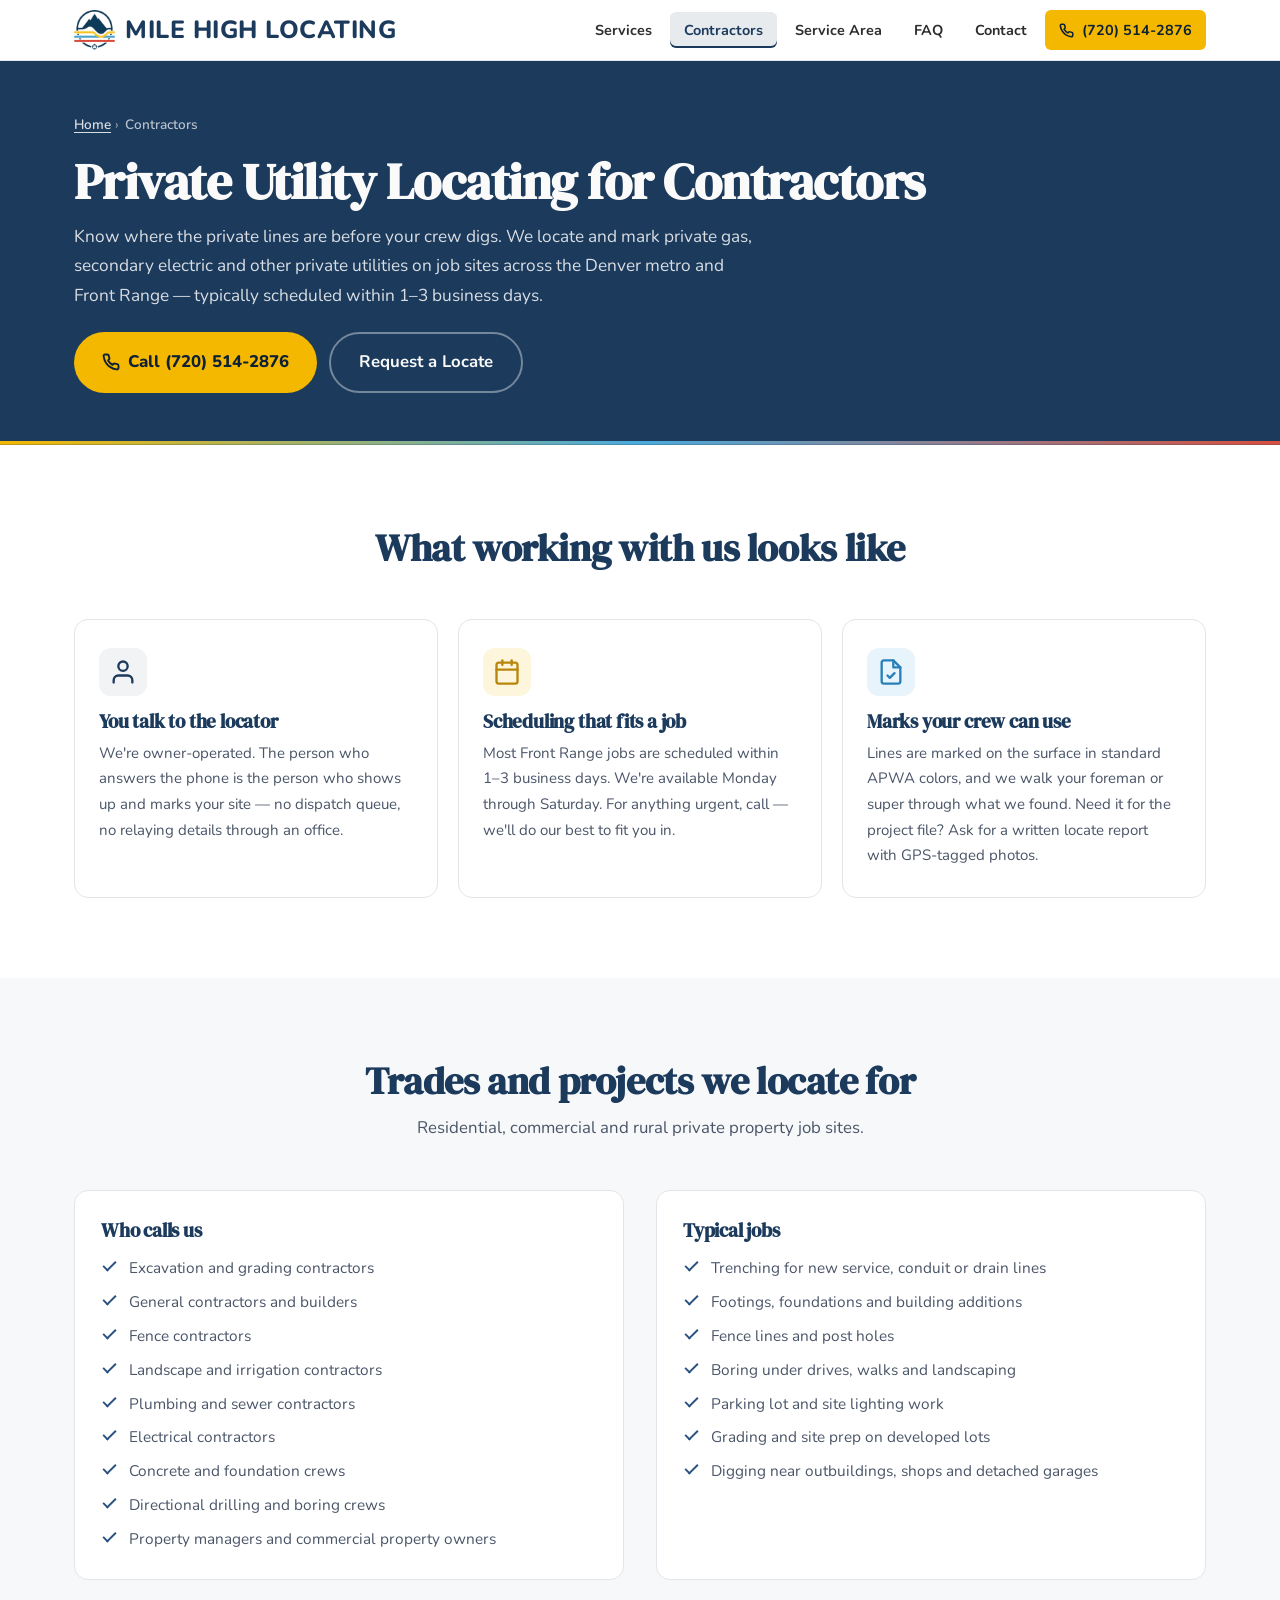
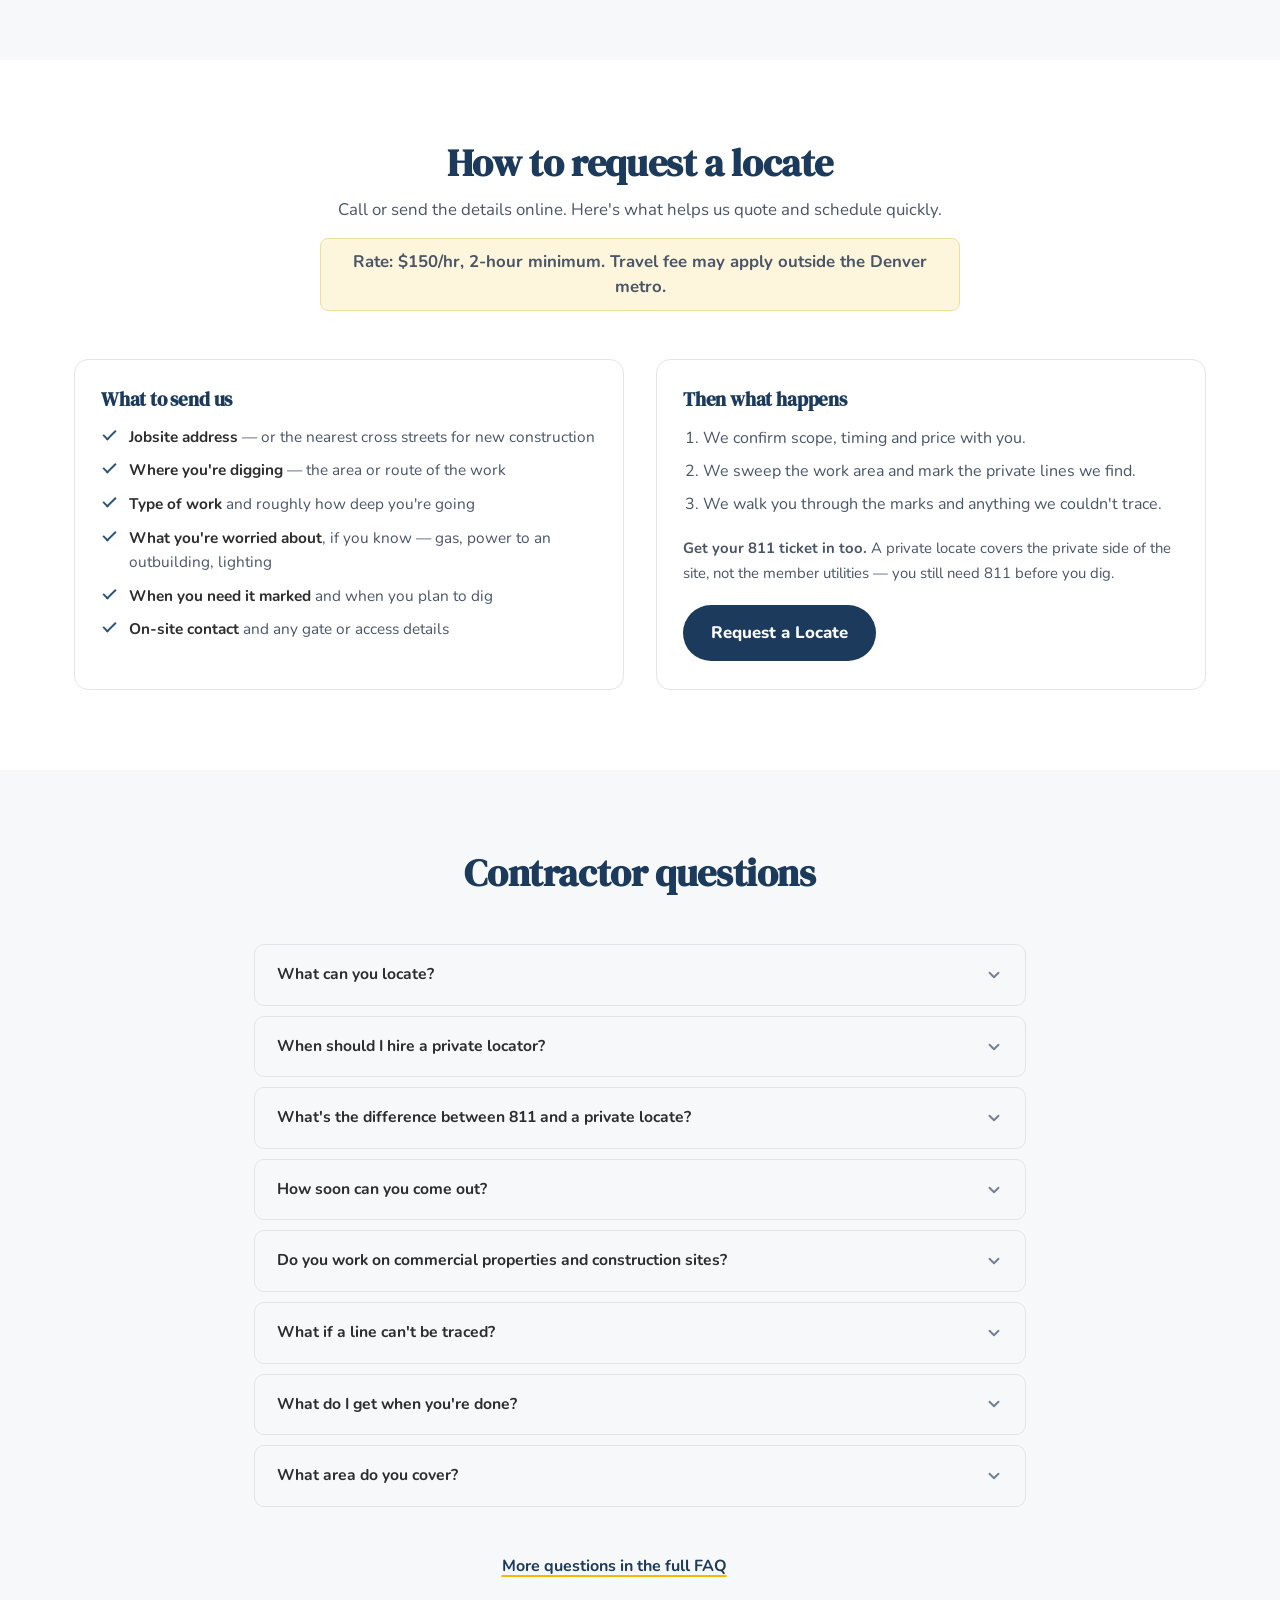
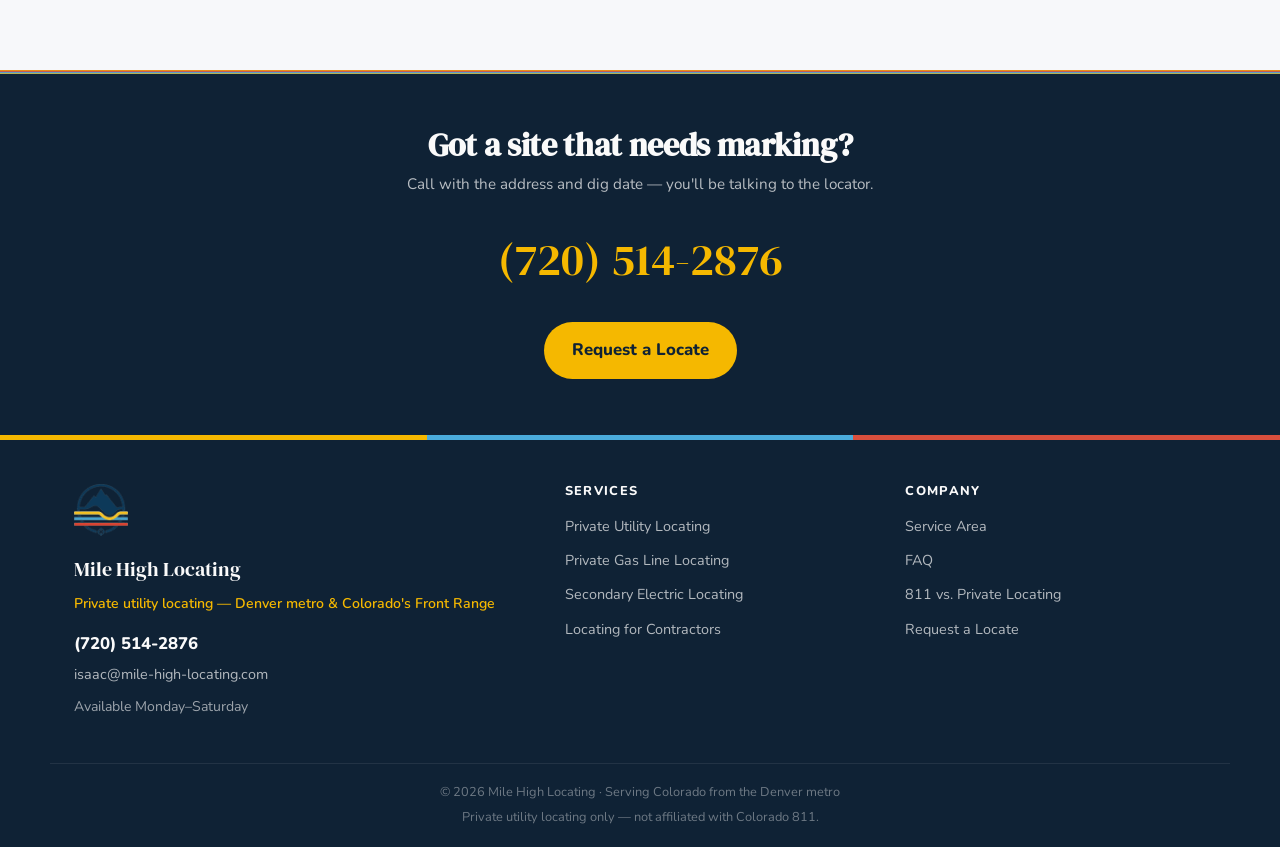
<file: contractors.html>
<!DOCTYPE html>
<html lang="en">
<head>
  <meta charset="UTF-8">
  <meta name="viewport" content="width=device-width, initial-scale=1.0">
  <title>Private Utility Locating for Contractors in Denver | Mile High Locating</title>
  <meta name="description" content="Private utility locating for excavators, GCs and specialty trades in Denver and the Front Range. Most jobs scheduled within 1–3 business days. Call (720) 514-2876.">
  <link rel="canonical" href="https://mile-high-locating.com/contractors.html">
  <link rel="icon" href="/favicon.ico" sizes="any">
  <link rel="icon" type="image/png" sizes="192x192" href="/favicon.png">
  <link rel="apple-touch-icon" href="/favicon.png">
  <meta name="theme-color" content="#1B3A5C">
  <!-- Open Graph / social -->
  <meta property="og:type" content="website">
  <meta property="og:site_name" content="Mile High Locating">
  <meta property="og:locale" content="en_US">
  <meta property="og:title" content="Private Utility Locating for Contractors in Denver | Mile High Locating">
  <meta property="og:description" content="Private utility locating for excavators, GCs and specialty trades in Denver and the Front Range. Most jobs scheduled within 1–3 business days. Call (720) 514-2876.">
  <meta property="og:url" content="https://mile-high-locating.com/contractors.html">
  <meta property="og:image" content="https://mile-high-locating.com/og-image.jpg">
  <meta property="og:image:width" content="1200">
  <meta property="og:image:height" content="630">
  <meta property="og:image:alt" content="Mile High Locating — underground utility locating">
  <meta name="twitter:card" content="summary_large_image">
  <meta name="twitter:title" content="Private Utility Locating for Contractors in Denver | Mile High Locating">
  <meta name="twitter:description" content="Private utility locating for excavators, GCs and specialty trades in Denver and the Front Range. Most jobs scheduled within 1–3 business days. Call (720) 514-2876.">
  <meta name="twitter:image" content="https://mile-high-locating.com/og-image.jpg">
  <script>document.documentElement.classList.add('js');</script>
  <link rel="preconnect" href="https://fonts.googleapis.com">
  <link rel="preconnect" href="https://fonts.gstatic.com" crossorigin>
  <link href="https://fonts.googleapis.com/css2?family=DM+Serif+Display&family=Nunito:wght@400;600;700;800&display=swap" rel="stylesheet">
  <link rel="stylesheet" href="/styles.css">
  <!-- Structured data -->
  <script type="application/ld+json">
  {
    "@context": "https://schema.org",
    "@graph": [
      {
        "@type": "LocalBusiness",
        "@id": "https://mile-high-locating.com/#business",
        "name": "Mile High Locating",
        "url": "https://mile-high-locating.com/",
        "logo": "https://mile-high-locating.com/logo-512.png",
        "image": "https://mile-high-locating.com/og-image.jpg",
        "description": "Private utility locating for contractors, property owners and homeowners in the Denver metro and along Colorado's Front Range. Locates and marks privately owned underground utilities that 811 member utilities do not mark.",
        "telephone": "+1-720-514-2876",
        "email": "isaac@mile-high-locating.com",
        "address": {
          "@type": "PostalAddress",
          "addressRegion": "CO",
          "addressCountry": "US"
        },
        "areaServed": [
          {
            "@type": "State",
            "name": "Colorado"
          },
          {
            "@type": "City",
            "name": "Denver"
          },
          {
            "@type": "City",
            "name": "Boulder"
          },
          {
            "@type": "City",
            "name": "Fort Collins"
          },
          {
            "@type": "City",
            "name": "Colorado Springs"
          },
          {
            "@type": "City",
            "name": "Pueblo"
          }
        ],
        "hasOfferCatalog": {
          "@type": "OfferCatalog",
          "name": "Private utility locating services",
          "itemListElement": [
            {
              "@type": "Offer",
              "itemOffered": {
                "@type": "Service",
                "name": "General private line locating",
                "url": "https://mile-high-locating.com/services.html#general-locating"
              }
            },
            {
              "@type": "Offer",
              "itemOffered": {
                "@type": "Service",
                "name": "Private gas line locating",
                "url": "https://mile-high-locating.com/services.html#gas-line"
              }
            },
            {
              "@type": "Offer",
              "itemOffered": {
                "@type": "Service",
                "name": "Secondary electric locating",
                "url": "https://mile-high-locating.com/services.html#secondary-electric"
              }
            }
          ]
        }
      },
      {
        "@type": "Service",
        "name": "Private utility locating for contractors",
        "serviceType": "Private utility locating",
        "description": "Pre-excavation private utility locating for contractors on residential, commercial and rural job sites in Colorado.",
        "url": "https://mile-high-locating.com/contractors.html",
        "provider": {
          "@id": "https://mile-high-locating.com/#business"
        },
        "areaServed": [
          {
            "@type": "State",
            "name": "Colorado"
          }
        ]
      },
      {
        "@type": "BreadcrumbList",
        "itemListElement": [
          {
            "@type": "ListItem",
            "position": 1,
            "name": "Home",
            "item": "https://mile-high-locating.com/"
          },
          {
            "@type": "ListItem",
            "position": 2,
            "name": "Utility Locating for Contractors",
            "item": "https://mile-high-locating.com/contractors.html"
          }
        ]
      }
    ]
  }
  </script>
</head>
<body>

  <a class="skip-link" href="#main">Skip to main content</a>

  <!-- ========== HEADER ========== -->
  <header class="site-header">
    <div class="header-inner">
      <a href="/" class="header-logo" aria-label="Mile High Locating — home">
        <img src="/logo-icon.png" alt="" class="logo-icon" width="116" height="112">
        <span class="logo-text">Mile High Locating</span>
      </a>
      <a href="tel:+17205142876" class="header-call-mobile" data-cta="header-mobile"><svg viewBox="0 0 24 24" fill="none" stroke="currentColor" stroke-width="2.5" stroke-linecap="round" stroke-linejoin="round" aria-hidden="true" focusable="false"><path d="M22 16.92v3a2 2 0 0 1-2.18 2 19.79 19.79 0 0 1-8.63-3.07 19.5 19.5 0 0 1-6-6 19.79 19.79 0 0 1-3.07-8.67A2 2 0 0 1 4.11 2h3a2 2 0 0 1 2 1.72c.127.96.361 1.903.7 2.81a2 2 0 0 1-.45 2.11L8.09 9.91a16 16 0 0 0 6 6l1.27-1.27a2 2 0 0 1 2.11-.45c.907.339 1.85.573 2.81.7A2 2 0 0 1 22 16.92z"/></svg><span>(720) 514-2876</span></a>
      <button class="hamburger" type="button" aria-label="Open menu" aria-expanded="false" aria-controls="site-nav">
        <span></span><span></span><span></span>
      </button>
      <nav aria-label="Main">
        <ul class="nav-links" id="site-nav">
          <li><a href="/services.html">Services</a></li>
          <li><a href="/contractors.html" class="active" aria-current="page">Contractors</a></li>
          <li><a href="/service-area.html">Service Area</a></li>
          <li><a href="/faq.html">FAQ</a></li>
          <li><a href="/contact.html">Contact</a></li>
          <li><a href="tel:+17205142876" class="btn-call" data-cta="header"><svg viewBox="0 0 24 24" fill="none" stroke="currentColor" stroke-width="2.5" stroke-linecap="round" stroke-linejoin="round" aria-hidden="true" focusable="false"><path d="M22 16.92v3a2 2 0 0 1-2.18 2 19.79 19.79 0 0 1-8.63-3.07 19.5 19.5 0 0 1-6-6 19.79 19.79 0 0 1-3.07-8.67A2 2 0 0 1 4.11 2h3a2 2 0 0 1 2 1.72c.127.96.361 1.903.7 2.81a2 2 0 0 1-.45 2.11L8.09 9.91a16 16 0 0 0 6 6l1.27-1.27a2 2 0 0 1 2.11-.45c.907.339 1.85.573 2.81.7A2 2 0 0 1 22 16.92z"/></svg><span>(720) 514-2876</span></a></li>
        </ul>
      </nav>
    </div>
  </header>

  <main id="main">

  <!-- ========== PAGE HEADER ========== -->
  <section class="page-header" aria-labelledby="page-heading">
    <div class="container">
      <nav class="breadcrumbs" aria-label="Breadcrumb">
        <ol><li><a href="/">Home</a></li><li aria-current="page">Contractors</li></ol>
      </nav>
      <h1 id="page-heading">Private Utility Locating for Contractors</h1>
      <p class="page-lead">Know where the private lines are before your crew digs. We locate and mark private gas, secondary electric and other private utilities on job sites across the Denver metro and Front Range — typically scheduled within 1–3 business days.</p>
      <div class="page-header-ctas">
        <a href="tel:+17205142876" class="btn-primary" data-cta="page-header"><svg viewBox="0 0 24 24" fill="none" stroke="currentColor" stroke-width="2.5" stroke-linecap="round" stroke-linejoin="round" aria-hidden="true" focusable="false"><path d="M22 16.92v3a2 2 0 0 1-2.18 2 19.79 19.79 0 0 1-8.63-3.07 19.5 19.5 0 0 1-6-6 19.79 19.79 0 0 1-3.07-8.67A2 2 0 0 1 4.11 2h3a2 2 0 0 1 2 1.72c.127.96.361 1.903.7 2.81a2 2 0 0 1-.45 2.11L8.09 9.91a16 16 0 0 0 6 6l1.27-1.27a2 2 0 0 1 2.11-.45c.907.339 1.85.573 2.81.7A2 2 0 0 1 22 16.92z"/></svg>Call (720) 514-2876</a>
        <a href="/contact.html#quote-form" class="btn-outline" data-cta="page-header">Request a Locate</a>
      </div>
    </div>
  </section>

  <!-- ========== WHY CONTRACTORS CALL ========== -->
  <section class="section" aria-labelledby="why-heading">
    <div class="container">
      <div class="section-header reveal">
        <h2 id="why-heading">What working with us looks like</h2>
      </div>
      <div class="feature-grid">
        <div class="feature-card reveal">
          <span class="icon icon--lg icon--navy" aria-hidden="true">
            <svg viewBox="0 0 24 24" fill="none" stroke="currentColor" stroke-width="2" stroke-linecap="round" stroke-linejoin="round"><path d="M20 21v-2a4 4 0 0 0-4-4H8a4 4 0 0 0-4 4v2"/><circle cx="12" cy="7" r="4"/></svg>
          </span>
          <h3>You talk to the locator</h3>
          <p>We're owner-operated. The person who answers the phone is the person who shows up and marks your site — no dispatch queue, no relaying details through an office.</p>
        </div>
        <div class="feature-card reveal reveal-delay-1">
          <span class="icon icon--lg icon--gold" aria-hidden="true">
            <svg viewBox="0 0 24 24" fill="none" stroke="currentColor" stroke-width="2" stroke-linecap="round" stroke-linejoin="round"><rect x="3" y="4" width="18" height="18" rx="2" ry="2"/><line x1="16" y1="2" x2="16" y2="6"/><line x1="8" y1="2" x2="8" y2="6"/><line x1="3" y1="10" x2="21" y2="10"/></svg>
          </span>
          <h3>Scheduling that fits a job</h3>
          <p>Most Front Range jobs are scheduled within 1–3 business days. We're available Monday through Saturday. For anything urgent, call — we'll do our best to fit you in.</p>
        </div>
        <div class="feature-card reveal reveal-delay-2">
          <span class="icon icon--lg icon--sky" aria-hidden="true">
            <svg viewBox="0 0 24 24" fill="none" stroke="currentColor" stroke-width="2" stroke-linecap="round" stroke-linejoin="round"><path d="M14 2H6a2 2 0 0 0-2 2v16a2 2 0 0 0 2 2h12a2 2 0 0 0 2-2V8z"/><polyline points="14 2 14 8 20 8"/><polyline points="9 15 11 17 15 13"/></svg>
          </span>
          <h3>Marks your crew can use</h3>
          <p>Lines are marked on the surface in standard APWA colors, and we walk your foreman or super through what we found. Need it for the project file? Ask for a written locate report with GPS-tagged photos.</p>
        </div>
      </div>
    </div>
  </section>

  <!-- ========== TRADES & PROJECTS ========== -->
  <section class="section section--gray" aria-labelledby="trades-heading">
    <div class="container">
      <div class="section-header reveal">
        <h2 id="trades-heading">Trades and projects we locate for</h2>
        <p>Residential, commercial and rural private property job sites.</p>
      </div>
      <div class="split">
        <div class="reveal">
          <h3>Who calls us</h3>
          <ul class="check-list">
            <li>Excavation and grading contractors</li>
            <li>General contractors and builders</li>
            <li>Fence contractors</li>
            <li>Landscape and irrigation contractors</li>
            <li>Plumbing and sewer contractors</li>
            <li>Electrical contractors</li>
            <li>Concrete and foundation crews</li>
            <li>Directional drilling and boring crews</li>
            <li>Property managers and commercial property owners</li>
          </ul>
        </div>
        <div class="reveal reveal-delay-1">
          <h3>Typical jobs</h3>
          <ul class="check-list">
            <li>Trenching for new service, conduit or drain lines</li>
            <li>Footings, foundations and building additions</li>
            <li>Fence lines and post holes</li>
            <li>Boring under drives, walks and landscaping</li>
            <li>Parking lot and site lighting work</li>
            <li>Grading and site prep on developed lots</li>
            <li>Digging near outbuildings, shops and detached garages</li>
          </ul>
        </div>
      </div>
    </div>
  </section>

  <!-- ========== HOW TO REQUEST ========== -->
  <section class="section" aria-labelledby="request-heading">
    <div class="container">
      <div class="section-header reveal">
        <h2 id="request-heading">How to request a locate</h2>
        <p>Call or send the details online. Here's what helps us quote and schedule quickly.</p>
        <p class="price-note price-note--center">Rate: $150/hr, 2-hour minimum. Travel fee may apply outside the Denver metro.</p>
      </div>
      <div class="split">
        <div class="reveal">
          <h3>What to send us</h3>
          <ul class="check-list">
            <li><strong>Jobsite address</strong> — or the nearest cross streets for new construction</li>
            <li><strong>Where you're digging</strong> — the area or route of the work</li>
            <li><strong>Type of work</strong> and roughly how deep you're going</li>
            <li><strong>What you're worried about</strong>, if you know — gas, power to an outbuilding, lighting</li>
            <li><strong>When you need it marked</strong> and when you plan to dig</li>
            <li><strong>On-site contact</strong> and any gate or access details</li>
          </ul>
        </div>
        <div class="reveal reveal-delay-1">
          <h3>Then what happens</h3>
          <ol class="contact-steps">
            <li>We confirm scope, timing and price with you.</li>
            <li>We sweep the work area and mark the private lines we find.</li>
            <li>We walk you through the marks and anything we couldn't trace.</li>
          </ol>
          <p class="note"><strong>Get your 811 ticket in too.</strong> A private locate covers the private side of the site, not the member utilities — you still need 811 before you dig.</p>
          <div class="page-header-ctas">
            <a href="/contact.html#quote-form" class="btn-secondary" data-cta="contractors-request">Request a Locate</a>
          </div>
        </div>
      </div>
    </div>
  </section>

  <!-- ========== CONTRACTOR FAQ ========== -->
  <section class="section section--gray" aria-labelledby="contractor-faq-heading">
    <div class="container" style="max-width: 820px;">
      <div class="section-header reveal">
        <h2 id="contractor-faq-heading">Contractor questions</h2>
      </div>
      <div class="faq-group reveal">

        <div class="faq-item">
          <h3><button class="faq-question" type="button" aria-expanded="false">
            What can you locate?
            <svg class="faq-chevron" viewBox="0 0 24 24" fill="none" stroke="currentColor" stroke-width="2.5" stroke-linecap="round" stroke-linejoin="round" aria-hidden="true"><polyline points="6 9 12 15 18 9"/></svg>
          </button></h3>
          <div class="faq-answer-wrapper"><div class="faq-answer">
            <p>Private underground utilities that can carry a signal from our electromagnetic equipment: private gas lines, secondary electric, lighting circuits, metallic water lines, communication cable with a metallic conductor, and plastic lines that have tracer wire. See <a href="/services.html">our services</a> for details.</p>
          </div></div>
        </div>

        <div class="faq-item">
          <h3><button class="faq-question" type="button" aria-expanded="false">
            When should I hire a private locator?
            <svg class="faq-chevron" viewBox="0 0 24 24" fill="none" stroke="currentColor" stroke-width="2.5" stroke-linecap="round" stroke-linejoin="round" aria-hidden="true"><polyline points="6 9 12 15 18 9"/></svg>
          </button></h3>
          <div class="faq-answer-wrapper"><div class="faq-answer">
            <p>Any time there could be private lines in your dig area: past the meter, near outbuildings or detached garages, on commercial sites with multiple buildings or exterior lighting, on properties with propane, and anywhere the owner doesn't know what's been installed. If you're not sure, call and describe the site.</p>
          </div></div>
        </div>

        <div class="faq-item">
          <h3><button class="faq-question" type="button" aria-expanded="false">
            What's the difference between 811 and a private locate?
            <svg class="faq-chevron" viewBox="0 0 24 24" fill="none" stroke="currentColor" stroke-width="2.5" stroke-linecap="round" stroke-linejoin="round" aria-hidden="true"><polyline points="6 9 12 15 18 9"/></svg>
          </button></h3>
          <div class="faq-answer-wrapper"><div class="faq-answer">
            <p>811 notifies member utilities, and they mark the lines they own — typically up to the meter. Lines owned by the property owner past that point aren't theirs to mark. A private locate covers those. Full breakdown: <a href="/811-vs-private-utility-locating.html">811 vs. private utility locating</a>.</p>
          </div></div>
        </div>

        <div class="faq-item">
          <h3><button class="faq-question" type="button" aria-expanded="false">
            How soon can you come out?
            <svg class="faq-chevron" viewBox="0 0 24 24" fill="none" stroke="currentColor" stroke-width="2.5" stroke-linecap="round" stroke-linejoin="round" aria-hidden="true"><polyline points="6 9 12 15 18 9"/></svg>
          </button></h3>
          <div class="faq-answer-wrapper"><div class="faq-answer">
            <p>Most Front Range jobs are scheduled within 1–3 business days. For urgent work, call <a href="tel:+17205142876" data-cta="faq">(720) 514-2876</a> and we'll do our best to accommodate. Sites outside the Front Range may need more lead time.</p>
          </div></div>
        </div>

        <div class="faq-item">
          <h3><button class="faq-question" type="button" aria-expanded="false">
            Do you work on commercial properties and construction sites?
            <svg class="faq-chevron" viewBox="0 0 24 24" fill="none" stroke="currentColor" stroke-width="2.5" stroke-linecap="round" stroke-linejoin="round" aria-hidden="true"><polyline points="6 9 12 15 18 9"/></svg>
          </button></h3>
          <div class="faq-answer-wrapper"><div class="faq-answer">
            <p>Yes. We work on private property job sites of all types — residential, commercial and rural. We're not part of the 811 system and don't perform public utility locates for municipalities or utility companies.</p>
          </div></div>
        </div>

        <div class="faq-item">
          <h3><button class="faq-question" type="button" aria-expanded="false">
            What if a line can't be traced?
            <svg class="faq-chevron" viewBox="0 0 24 24" fill="none" stroke="currentColor" stroke-width="2.5" stroke-linecap="round" stroke-linejoin="round" aria-hidden="true"><polyline points="6 9 12 15 18 9"/></svg>
          </button></h3>
          <div class="faq-answer-wrapper"><div class="faq-answer">
            <p>Electromagnetic locating needs a conductive path. Plastic or clay pipe without tracer wire, or a line with a broken conductor, may not be detectable. If we can't trace something, we'll tell you on site so your crew knows where to dig with extra care.</p>
          </div></div>
        </div>

        <div class="faq-item">
          <h3><button class="faq-question" type="button" aria-expanded="false">
            What do I get when you're done?
            <svg class="faq-chevron" viewBox="0 0 24 24" fill="none" stroke="currentColor" stroke-width="2.5" stroke-linecap="round" stroke-linejoin="round" aria-hidden="true"><polyline points="6 9 12 15 18 9"/></svg>
          </button></h3>
          <div class="faq-answer-wrapper"><div class="faq-answer">
            <p>Surface marks in standard APWA utility colors and a walkthrough of the findings. Need it for the project file? Ask for a written locate report with GPS-tagged photos.</p>
          </div></div>
        </div>

        <div class="faq-item">
          <h3><button class="faq-question" type="button" aria-expanded="false">
            What area do you cover?
            <svg class="faq-chevron" viewBox="0 0 24 24" fill="none" stroke="currentColor" stroke-width="2.5" stroke-linecap="round" stroke-linejoin="round" aria-hidden="true"><polyline points="6 9 12 15 18 9"/></svg>
          </button></h3>
          <div class="faq-answer-wrapper"><div class="faq-answer">
            <p>The Front Range from Fort Collins to Pueblo, centered on the Denver metro. We take projects elsewhere in Colorado with advance scheduling; travel fees may apply. See the <a href="/service-area.html">service area</a>.</p>
          </div></div>
        </div>

      </div>
      <p class="section-cta"><a href="/faq.html" class="text-link">More questions in the full FAQ</a></p>
    </div>
  </section>

  <!-- ========== CTA BANNER ========== -->
  <section class="cta-banner" aria-labelledby="cta-heading">
    <div class="container">
      <h2 id="cta-heading" class="reveal">Got a site that needs marking?</h2>
      <p class="cta-sub reveal reveal-delay-1">Call with the address and dig date — you'll be talking to the locator.</p>
      <span class="phone-large reveal reveal-delay-1"><a href="tel:+17205142876" data-cta="cta-banner">(720) 514-2876</a></span>
      <a href="/contact.html#quote-form" class="btn-primary reveal reveal-delay-2" data-cta="cta-banner">Request a Locate</a>
    </div>
  </section>
  </main>

  <!-- ========== FOOTER ========== -->
  <footer class="site-footer">
    <div class="footer-divider">
      <div class="utility-divider"><span></span><span></span><span></span></div>
    </div>
    <div class="footer-inner">
      <div class="footer-brand">
        <img src="/logo-icon.png" alt="" class="footer-logo-icon" width="116" height="112" loading="lazy">
        <p class="footer-name">Mile High Locating</p>
        <span class="tagline">Private utility locating — Denver metro &amp; Colorado's Front Range</span>
        <p class="footer-phone"><a href="tel:+17205142876" data-cta="footer">(720) 514-2876</a></p>
        <p class="footer-email"><a href="mailto:isaac@mile-high-locating.com" data-cta="footer">isaac@mile-high-locating.com</a></p>
        <p class="footer-hours">Available Monday–Saturday</p>
      </div>
      <div class="footer-links">
        <h2>Services</h2>
        <ul>
          <li><a href="/services.html">Private Utility Locating</a></li>
          <li><a href="/services.html#gas-line">Private Gas Line Locating</a></li>
          <li><a href="/services.html#secondary-electric">Secondary Electric Locating</a></li>
          <li><a href="/contractors.html">Locating for Contractors</a></li>
        </ul>
      </div>
      <div class="footer-links">
        <h2>Company</h2>
        <ul>
          <li><a href="/service-area.html">Service Area</a></li>
          <li><a href="/faq.html">FAQ</a></li>
          <li><a href="/811-vs-private-utility-locating.html">811 vs. Private Locating</a></li>
          <li><a href="/contact.html">Request a Locate</a></li>
        </ul>
      </div>
    </div>
    <div class="footer-bottom">
      <p>&copy; 2026 Mile High Locating &middot; Serving Colorado from the Denver metro</p>
      <p>Private utility locating only — not affiliated with Colorado 811.</p>
    </div>
  </footer>

  <!-- Mobile sticky call / quote bar -->
  <div class="mobile-cta">
    <a href="tel:+17205142876" class="mobile-cta-call" data-cta="sticky-mobile"><svg viewBox="0 0 24 24" fill="none" stroke="currentColor" stroke-width="2.5" stroke-linecap="round" stroke-linejoin="round" aria-hidden="true" focusable="false"><path d="M22 16.92v3a2 2 0 0 1-2.18 2 19.79 19.79 0 0 1-8.63-3.07 19.5 19.5 0 0 1-6-6 19.79 19.79 0 0 1-3.07-8.67A2 2 0 0 1 4.11 2h3a2 2 0 0 1 2 1.72c.127.96.361 1.903.7 2.81a2 2 0 0 1-.45 2.11L8.09 9.91a16 16 0 0 0 6 6l1.27-1.27a2 2 0 0 1 2.11-.45c.907.339 1.85.573 2.81.7A2 2 0 0 1 22 16.92z"/></svg>Call Now</a>
    <a href="/contact.html" class="mobile-cta-quote" data-cta="sticky-mobile">Request a Locate</a>
  </div>

  <script src="/script.js" defer></script>
</body>
</html>
</file>
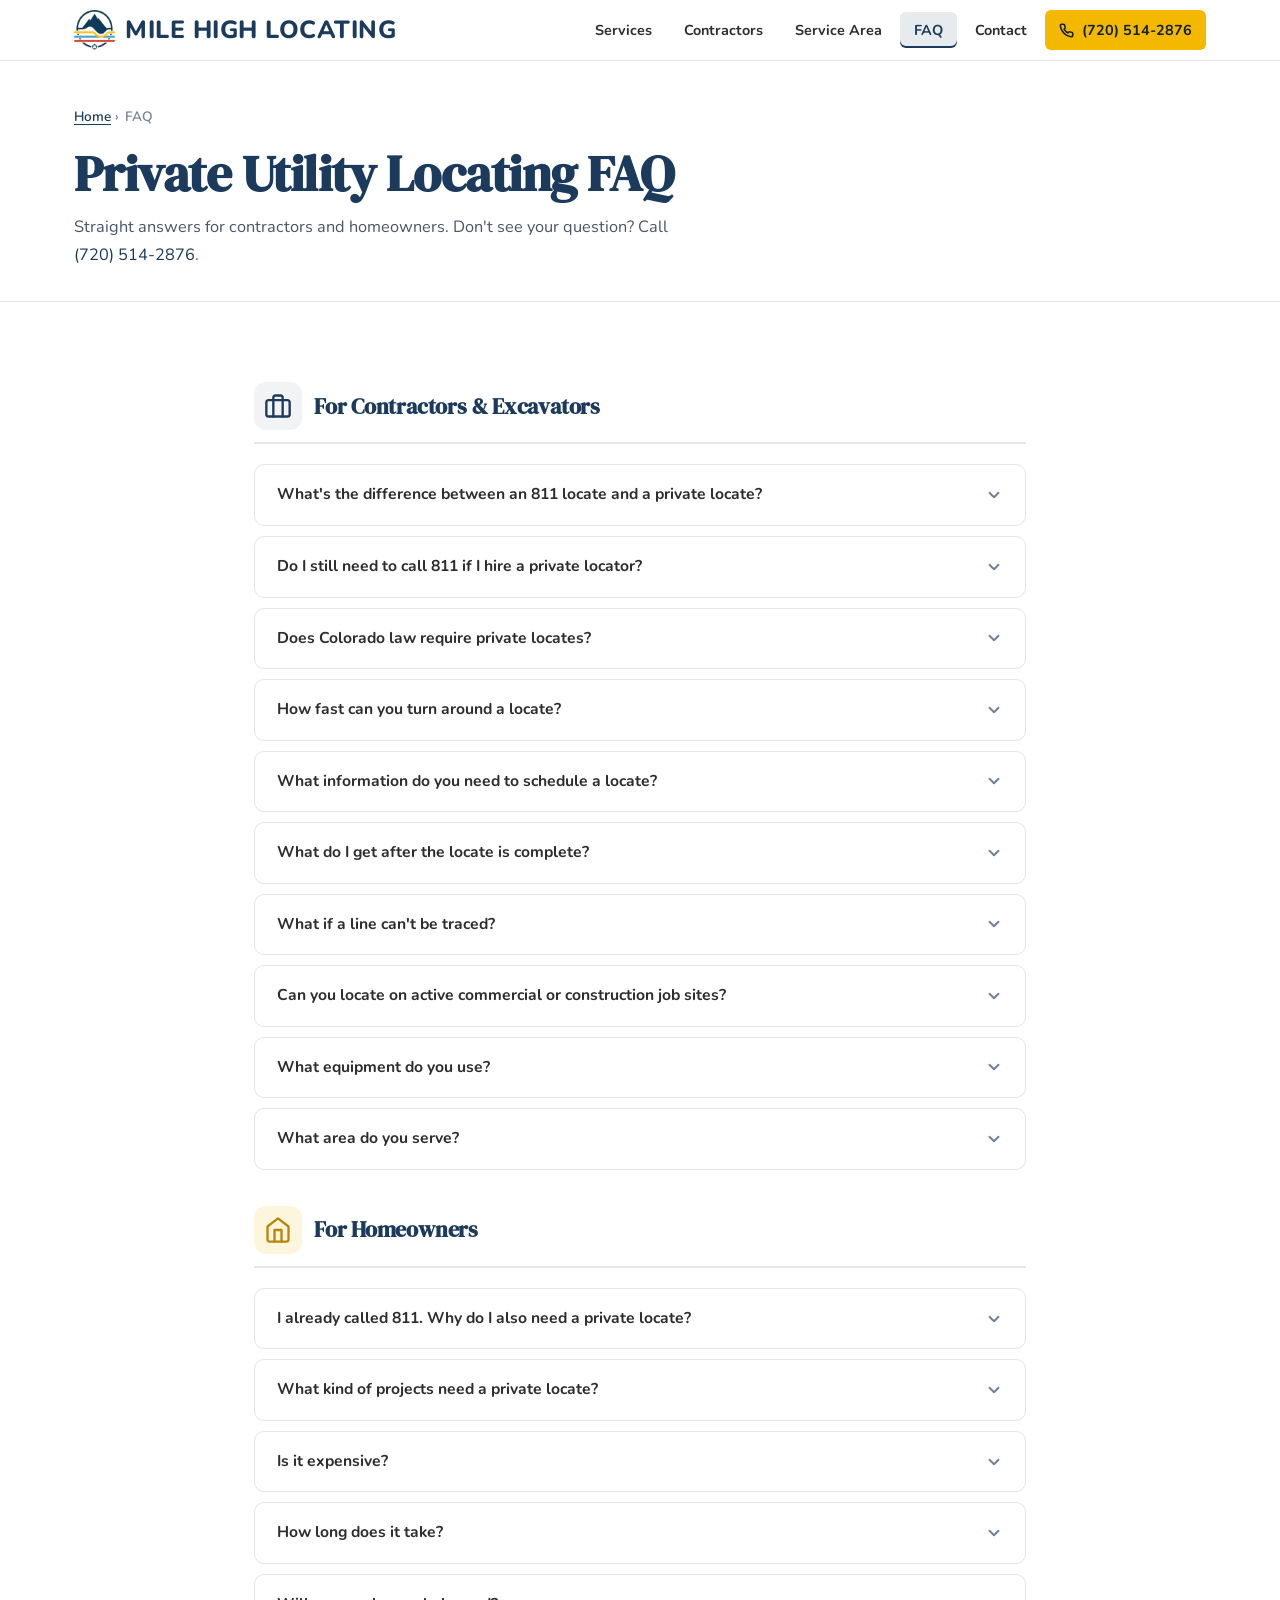
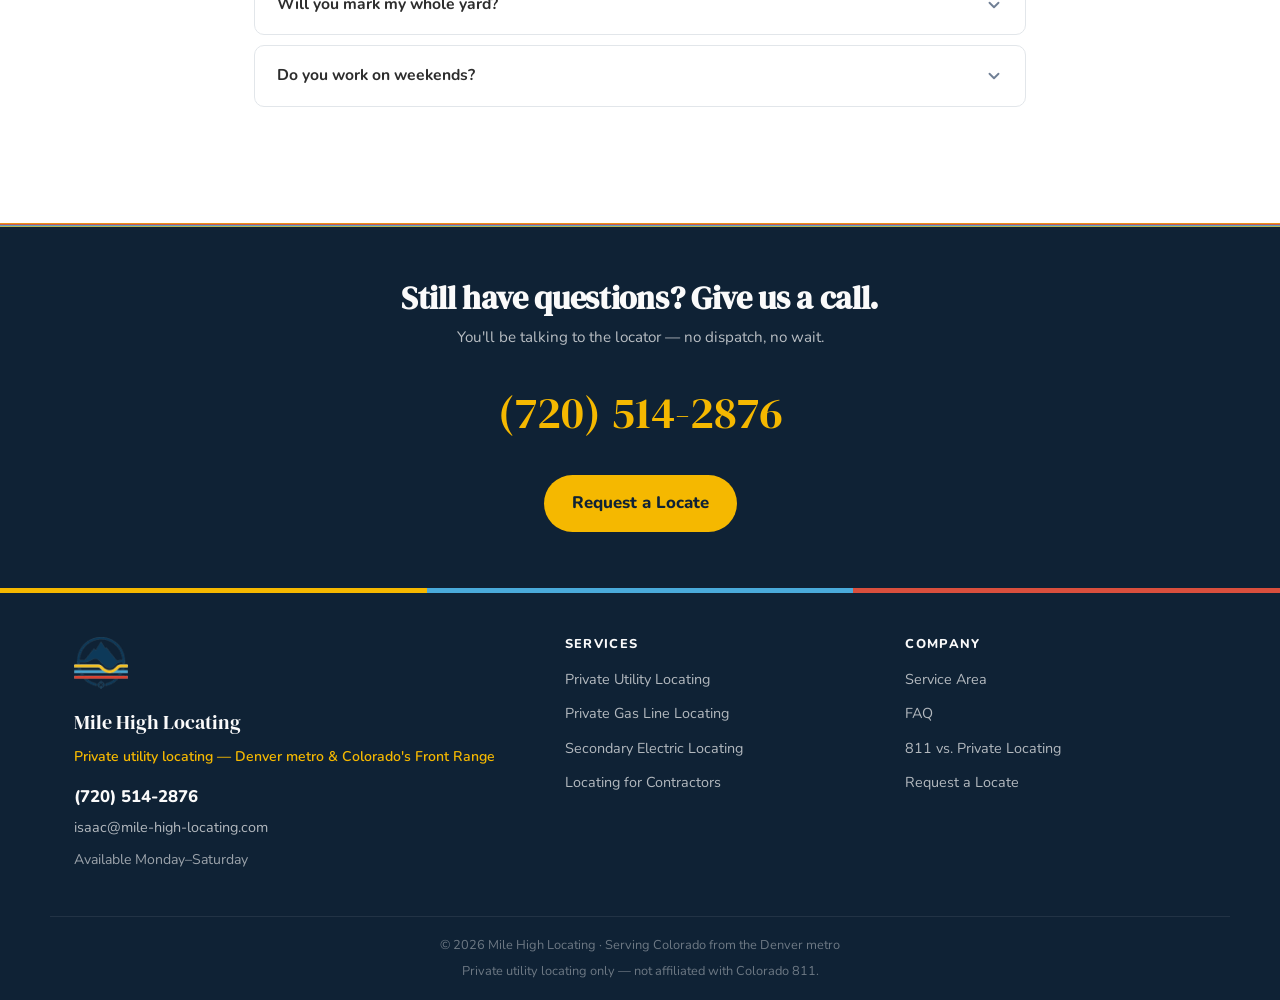
<file: faq.html>
<!DOCTYPE html>
<html lang="en">
<head>
  <meta charset="UTF-8">
  <meta name="viewport" content="width=device-width, initial-scale=1.0">
  <title>Private Utility Locating FAQ | Mile High Locating</title>
  <meta name="description" content="Answers for contractors and homeowners: what 811 marks vs. a private locate, what we can locate, scheduling, cost and what you get when we&#x27;re done.">
  <link rel="canonical" href="https://mile-high-locating.com/faq.html">
  <link rel="icon" href="/favicon.ico" sizes="any">
  <link rel="icon" type="image/png" sizes="192x192" href="/favicon.png">
  <link rel="apple-touch-icon" href="/favicon.png">
  <meta name="theme-color" content="#1B3A5C">
  <!-- Open Graph / social -->
  <meta property="og:type" content="website">
  <meta property="og:site_name" content="Mile High Locating">
  <meta property="og:locale" content="en_US">
  <meta property="og:title" content="Private Utility Locating FAQ | Mile High Locating">
  <meta property="og:description" content="Answers for contractors and homeowners: what 811 marks vs. a private locate, what we can locate, scheduling, cost and what you get when we&#x27;re done.">
  <meta property="og:url" content="https://mile-high-locating.com/faq.html">
  <meta property="og:image" content="https://mile-high-locating.com/og-image.jpg">
  <meta property="og:image:width" content="1200">
  <meta property="og:image:height" content="630">
  <meta property="og:image:alt" content="Mile High Locating — underground utility locating">
  <meta name="twitter:card" content="summary_large_image">
  <meta name="twitter:title" content="Private Utility Locating FAQ | Mile High Locating">
  <meta name="twitter:description" content="Answers for contractors and homeowners: what 811 marks vs. a private locate, what we can locate, scheduling, cost and what you get when we&#x27;re done.">
  <meta name="twitter:image" content="https://mile-high-locating.com/og-image.jpg">
  <script>document.documentElement.classList.add('js');</script>
  <link rel="preconnect" href="https://fonts.googleapis.com">
  <link rel="preconnect" href="https://fonts.gstatic.com" crossorigin>
  <link href="https://fonts.googleapis.com/css2?family=DM+Serif+Display&family=Nunito:wght@400;600;700;800&display=swap" rel="stylesheet">
  <link rel="stylesheet" href="/styles.css">
  <!-- Structured data -->
  <script type="application/ld+json">
  {
    "@context": "https://schema.org",
    "@graph": [
      {
        "@type": "LocalBusiness",
        "@id": "https://mile-high-locating.com/#business",
        "name": "Mile High Locating",
        "url": "https://mile-high-locating.com/",
        "logo": "https://mile-high-locating.com/logo-512.png",
        "image": "https://mile-high-locating.com/og-image.jpg",
        "description": "Private utility locating for contractors, property owners and homeowners in the Denver metro and along Colorado's Front Range. Locates and marks privately owned underground utilities that 811 member utilities do not mark.",
        "telephone": "+1-720-514-2876",
        "email": "isaac@mile-high-locating.com",
        "address": {
          "@type": "PostalAddress",
          "addressRegion": "CO",
          "addressCountry": "US"
        },
        "areaServed": [
          {
            "@type": "State",
            "name": "Colorado"
          },
          {
            "@type": "City",
            "name": "Denver"
          },
          {
            "@type": "City",
            "name": "Boulder"
          },
          {
            "@type": "City",
            "name": "Fort Collins"
          },
          {
            "@type": "City",
            "name": "Colorado Springs"
          },
          {
            "@type": "City",
            "name": "Pueblo"
          }
        ],
        "hasOfferCatalog": {
          "@type": "OfferCatalog",
          "name": "Private utility locating services",
          "itemListElement": [
            {
              "@type": "Offer",
              "itemOffered": {
                "@type": "Service",
                "name": "General private line locating",
                "url": "https://mile-high-locating.com/services.html#general-locating"
              }
            },
            {
              "@type": "Offer",
              "itemOffered": {
                "@type": "Service",
                "name": "Private gas line locating",
                "url": "https://mile-high-locating.com/services.html#gas-line"
              }
            },
            {
              "@type": "Offer",
              "itemOffered": {
                "@type": "Service",
                "name": "Secondary electric locating",
                "url": "https://mile-high-locating.com/services.html#secondary-electric"
              }
            }
          ]
        }
      },
      {
        "@type": "BreadcrumbList",
        "itemListElement": [
          {
            "@type": "ListItem",
            "position": 1,
            "name": "Home",
            "item": "https://mile-high-locating.com/"
          },
          {
            "@type": "ListItem",
            "position": 2,
            "name": "FAQ",
            "item": "https://mile-high-locating.com/faq.html"
          }
        ]
      }
    ]
  }
  </script>
</head>
<body>

  <a class="skip-link" href="#main">Skip to main content</a>

  <!-- ========== HEADER ========== -->
  <header class="site-header">
    <div class="header-inner">
      <a href="/" class="header-logo" aria-label="Mile High Locating — home">
        <img src="/logo-icon.png" alt="" class="logo-icon" width="116" height="112">
        <span class="logo-text">Mile High Locating</span>
      </a>
      <a href="tel:+17205142876" class="header-call-mobile" data-cta="header-mobile"><svg viewBox="0 0 24 24" fill="none" stroke="currentColor" stroke-width="2.5" stroke-linecap="round" stroke-linejoin="round" aria-hidden="true" focusable="false"><path d="M22 16.92v3a2 2 0 0 1-2.18 2 19.79 19.79 0 0 1-8.63-3.07 19.5 19.5 0 0 1-6-6 19.79 19.79 0 0 1-3.07-8.67A2 2 0 0 1 4.11 2h3a2 2 0 0 1 2 1.72c.127.96.361 1.903.7 2.81a2 2 0 0 1-.45 2.11L8.09 9.91a16 16 0 0 0 6 6l1.27-1.27a2 2 0 0 1 2.11-.45c.907.339 1.85.573 2.81.7A2 2 0 0 1 22 16.92z"/></svg><span>(720) 514-2876</span></a>
      <button class="hamburger" type="button" aria-label="Open menu" aria-expanded="false" aria-controls="site-nav">
        <span></span><span></span><span></span>
      </button>
      <nav aria-label="Main">
        <ul class="nav-links" id="site-nav">
          <li><a href="/services.html">Services</a></li>
          <li><a href="/contractors.html">Contractors</a></li>
          <li><a href="/service-area.html">Service Area</a></li>
          <li><a href="/faq.html" class="active" aria-current="page">FAQ</a></li>
          <li><a href="/contact.html">Contact</a></li>
          <li><a href="tel:+17205142876" class="btn-call" data-cta="header"><svg viewBox="0 0 24 24" fill="none" stroke="currentColor" stroke-width="2.5" stroke-linecap="round" stroke-linejoin="round" aria-hidden="true" focusable="false"><path d="M22 16.92v3a2 2 0 0 1-2.18 2 19.79 19.79 0 0 1-8.63-3.07 19.5 19.5 0 0 1-6-6 19.79 19.79 0 0 1-3.07-8.67A2 2 0 0 1 4.11 2h3a2 2 0 0 1 2 1.72c.127.96.361 1.903.7 2.81a2 2 0 0 1-.45 2.11L8.09 9.91a16 16 0 0 0 6 6l1.27-1.27a2 2 0 0 1 2.11-.45c.907.339 1.85.573 2.81.7A2 2 0 0 1 22 16.92z"/></svg><span>(720) 514-2876</span></a></li>
        </ul>
      </nav>
    </div>
  </header>

  <main id="main">

  <!-- ========== PAGE HEADER ========== -->
  <section class="page-header page-header--minimal" aria-labelledby="page-heading">
    <div class="container">
      <nav class="breadcrumbs" aria-label="Breadcrumb">
        <ol><li><a href="/">Home</a></li><li aria-current="page">FAQ</li></ol>
      </nav>
      <h1 id="page-heading">Private Utility Locating FAQ</h1>
      <p>Straight answers for contractors and homeowners. Don't see your question? Call <a href="tel:+17205142876" data-cta="faq-header">(720) 514-2876</a>.</p>
    </div>
  </section>

  <!-- ========== FAQ CONTENT ========== -->
  <section class="section" aria-label="Frequently asked questions">
    <div class="container" style="max-width: 820px;">

      <div class="faq-group reveal" id="contractors">
        <div class="faq-group-header">
          <span class="icon icon--lg icon--navy" aria-hidden="true">
            <svg viewBox="0 0 24 24" fill="none" stroke="currentColor" stroke-width="2" stroke-linecap="round" stroke-linejoin="round"><rect x="2" y="7" width="20" height="14" rx="2" ry="2"/><path d="M16 21V5a2 2 0 0 0-2-2h-4a2 2 0 0 0-2 2v16"/></svg>
          </span>
          <h2>For Contractors &amp; Excavators</h2>
        </div>

        <div class="faq-item">
          <h3><button class="faq-question" type="button" aria-expanded="false">
            What's the difference between an 811 locate and a private locate?
            <svg class="faq-chevron" viewBox="0 0 24 24" fill="none" stroke="currentColor" stroke-width="2.5" stroke-linecap="round" stroke-linejoin="round" aria-hidden="true"><polyline points="6 9 12 15 18 9"/></svg>
          </button></h3>
          <div class="faq-answer-wrapper"><div class="faq-answer">
            <p>When you call 811, Colorado's one-call center notifies member utility companies — electric, gas and telecom providers — to mark their lines. Those marks cover only the lines those companies own, typically ending at the meter or property boundary. Everything past that — secondary electric to a shop, private gas from the meter or a propane tank, site lighting, private lines between buildings — is private infrastructure that 811 won't mark. A private locate finds and marks those lines. More detail: <a href="/811-vs-private-utility-locating.html">811 vs. private utility locating</a>.</p>
          </div></div>
        </div>

        <div class="faq-item">
          <h3><button class="faq-question" type="button" aria-expanded="false">
            Do I still need to call 811 if I hire a private locator?
            <svg class="faq-chevron" viewBox="0 0 24 24" fill="none" stroke="currentColor" stroke-width="2.5" stroke-linecap="round" stroke-linejoin="round" aria-hidden="true"><polyline points="6 9 12 15 18 9"/></svg>
          </button></h3>
          <div class="faq-answer-wrapper"><div class="faq-answer">
            <p>Yes. A private locate doesn't replace your 811 ticket. Colorado law requires excavators to notify 811 before digging so the member utilities can mark their lines. We cover the private side of the site.</p>
          </div></div>
        </div>

        <div class="faq-item">
          <h3><button class="faq-question" type="button" aria-expanded="false">
            Does Colorado law require private locates?
            <svg class="faq-chevron" viewBox="0 0 24 24" fill="none" stroke="currentColor" stroke-width="2.5" stroke-linecap="round" stroke-linejoin="round" aria-hidden="true"><polyline points="6 9 12 15 18 9"/></svg>
          </button></h3>
          <div class="faq-answer-wrapper"><div class="faq-answer">
            <p>Colorado's Underground Damage Prevention Law (C.R.S. 9-1.5) requires excavators to exercise reasonable care to avoid damaging underground facilities. The law doesn't mandate a private locate by name, but it does require reasonable precautions. Hiring a private locator creates a documentation trail showing you did your due diligence — which matters in any dispute after a strike.</p>
          </div></div>
        </div>

        <div class="faq-item">
          <h3><button class="faq-question" type="button" aria-expanded="false">
            How fast can you turn around a locate?
            <svg class="faq-chevron" viewBox="0 0 24 24" fill="none" stroke="currentColor" stroke-width="2.5" stroke-linecap="round" stroke-linejoin="round" aria-hidden="true"><polyline points="6 9 12 15 18 9"/></svg>
          </button></h3>
          <div class="faq-answer-wrapper"><div class="faq-answer">
            <p>For most Front Range jobs, we can typically schedule within 1–3 business days. For urgent situations, call us directly at <a href="tel:+17205142876" data-cta="faq">(720) 514-2876</a> and we'll do our best to accommodate. Rural or out-of-area sites may require more lead time.</p>
          </div></div>
        </div>

        <div class="faq-item">
          <h3><button class="faq-question" type="button" aria-expanded="false">
            What information do you need to schedule a locate?
            <svg class="faq-chevron" viewBox="0 0 24 24" fill="none" stroke="currentColor" stroke-width="2.5" stroke-linecap="round" stroke-linejoin="round" aria-hidden="true"><polyline points="6 9 12 15 18 9"/></svg>
          </button></h3>
          <div class="faq-answer-wrapper"><div class="faq-answer">
            <p>The jobsite address (or nearest cross streets), where you're digging, the type of work and rough depth, when you need it marked, and an on-site contact with any gate or access details. If you know what you're worried about — gas, power to an outbuilding, lighting — tell us. You can <a href="/contact.html#quote-form">send it online</a> or call.</p>
          </div></div>
        </div>

        <div class="faq-item">
          <h3><button class="faq-question" type="button" aria-expanded="false">
            What do I get after the locate is complete?
            <svg class="faq-chevron" viewBox="0 0 24 24" fill="none" stroke="currentColor" stroke-width="2.5" stroke-linecap="round" stroke-linejoin="round" aria-hidden="true"><polyline points="6 9 12 15 18 9"/></svg>
          </button></h3>
          <div class="faq-answer-wrapper"><div class="faq-answer">
            <p>We mark the ground using standard APWA utility color codes and walk you through what we found on site. Need it for the project file? Ask for a written locate report with GPS-tagged photos.</p>
          </div></div>
        </div>

        <div class="faq-item">
          <h3><button class="faq-question" type="button" aria-expanded="false">
            What if a line can't be traced?
            <svg class="faq-chevron" viewBox="0 0 24 24" fill="none" stroke="currentColor" stroke-width="2.5" stroke-linecap="round" stroke-linejoin="round" aria-hidden="true"><polyline points="6 9 12 15 18 9"/></svg>
          </button></h3>
          <div class="faq-answer-wrapper"><div class="faq-answer">
            <p>Our equipment traces lines that can carry an electromagnetic signal. Plastic or clay pipe without tracer wire, or a line with a broken conductor, may not be detectable. If we can't trace something, we'll tell you on site so your crew knows where to dig with extra care.</p>
          </div></div>
        </div>

        <div class="faq-item">
          <h3><button class="faq-question" type="button" aria-expanded="false">
            Can you locate on active commercial or construction job sites?
            <svg class="faq-chevron" viewBox="0 0 24 24" fill="none" stroke="currentColor" stroke-width="2.5" stroke-linecap="round" stroke-linejoin="round" aria-hidden="true"><polyline points="6 9 12 15 18 9"/></svg>
          </button></h3>
          <div class="faq-answer-wrapper"><div class="faq-answer">
            <p>Yes. We work on private property job sites of all types — residential, commercial and rural. We are not part of the 811 system and do not perform public utility locates for municipalities or utility companies. See <a href="/contractors.html">private locating for contractors</a>.</p>
          </div></div>
        </div>

        <div class="faq-item">
          <h3><button class="faq-question" type="button" aria-expanded="false">
            What equipment do you use?
            <svg class="faq-chevron" viewBox="0 0 24 24" fill="none" stroke="currentColor" stroke-width="2.5" stroke-linecap="round" stroke-linejoin="round" aria-hidden="true"><polyline points="6 9 12 15 18 9"/></svg>
          </button></h3>
          <div class="faq-answer-wrapper"><div class="faq-answer">
            <p>We use professional-grade Vivax-Metrotech electromagnetic locating equipment — the same class of tools used by utility companies. It detects and traces conductive underground utilities.</p>
          </div></div>
        </div>

        <div class="faq-item">
          <h3><button class="faq-question" type="button" aria-expanded="false">
            What area do you serve?
            <svg class="faq-chevron" viewBox="0 0 24 24" fill="none" stroke="currentColor" stroke-width="2.5" stroke-linecap="round" stroke-linejoin="round" aria-hidden="true"><polyline points="6 9 12 15 18 9"/></svg>
          </button></h3>
          <div class="faq-answer-wrapper"><div class="faq-answer">
            <p>The Front Range from Fort Collins to Pueblo, centered on the Denver metro. We take projects elsewhere in Colorado with advance scheduling; travel fees may apply. See our <a href="/service-area.html">service area</a>.</p>
          </div></div>
        </div>
      </div>

      <div class="faq-group reveal" id="homeowners">
        <div class="faq-group-header">
          <span class="icon icon--lg icon--gold" aria-hidden="true">
            <svg viewBox="0 0 24 24" fill="none" stroke="currentColor" stroke-width="2" stroke-linecap="round" stroke-linejoin="round"><path d="M3 9l9-7 9 7v11a2 2 0 0 1-2 2H5a2 2 0 0 1-2-2z"/><polyline points="9 22 9 12 15 12 15 22"/></svg>
          </span>
          <h2>For Homeowners</h2>
        </div>

        <div class="faq-item">
          <h3><button class="faq-question" type="button" aria-expanded="false">
            I already called 811. Why do I also need a private locate?
            <svg class="faq-chevron" viewBox="0 0 24 24" fill="none" stroke="currentColor" stroke-width="2.5" stroke-linecap="round" stroke-linejoin="round" aria-hidden="true"><polyline points="6 9 12 15 18 9"/></svg>
          </button></h3>
          <div class="faq-answer-wrapper"><div class="faq-answer">
            <p>811 marks lines that utility companies own — the infrastructure that runs up to your meter or property entry point. It doesn't mark anything on your side of that boundary. So if you have a line running to a detached garage, a private gas or propane line, irrigation, or any other privately installed utility, 811 has no record of it and won't mark it. Those are exactly the lines homeowners most often hit.</p>
          </div></div>
        </div>

        <div class="faq-item">
          <h3><button class="faq-question" type="button" aria-expanded="false">
            What kind of projects need a private locate?
            <svg class="faq-chevron" viewBox="0 0 24 24" fill="none" stroke="currentColor" stroke-width="2.5" stroke-linecap="round" stroke-linejoin="round" aria-hidden="true"><polyline points="6 9 12 15 18 9"/></svg>
          </button></h3>
          <div class="faq-answer-wrapper"><div class="faq-answer">
            <p>Any project that disturbs the ground on your property. Common ones include fence installation, landscaping and grading, a patio or deck with footings, drainage work, planting large trees, and adding outbuildings or additions. If a shovel, auger or excavator is going into the ground, get a locate first.</p>
          </div></div>
        </div>

        <div class="faq-item">
          <h3><button class="faq-question" type="button" aria-expanded="false">
            Is it expensive?
            <svg class="faq-chevron" viewBox="0 0 24 24" fill="none" stroke="currentColor" stroke-width="2.5" stroke-linecap="round" stroke-linejoin="round" aria-hidden="true"><polyline points="6 9 12 15 18 9"/></svg>
          </button></h3>
          <div class="faq-answer-wrapper"><div class="faq-answer">
            <p>Most residential locates start at $300 ($150/hr, 2-hour minimum). A travel fee may apply outside the Denver metro. That's far less than the alternative: repairing a struck gas line, irrigation system or underground electric line can cost hundreds to thousands of dollars — plus the project delay.</p>
          </div></div>
        </div>

        <div class="faq-item">
          <h3><button class="faq-question" type="button" aria-expanded="false">
            How long does it take?
            <svg class="faq-chevron" viewBox="0 0 24 24" fill="none" stroke="currentColor" stroke-width="2.5" stroke-linecap="round" stroke-linejoin="round" aria-hidden="true"><polyline points="6 9 12 15 18 9"/></svg>
          </button></h3>
          <div class="faq-answer-wrapper"><div class="faq-answer">
            <p>Most residential locates take 1–2 hours on site, depending on property size and complexity. We walk the property, run the equipment, mark what we find, and explain the results before we leave.</p>
          </div></div>
        </div>

        <div class="faq-item">
          <h3><button class="faq-question" type="button" aria-expanded="false">
            Will you mark my whole yard?
            <svg class="faq-chevron" viewBox="0 0 24 24" fill="none" stroke="currentColor" stroke-width="2.5" stroke-linecap="round" stroke-linejoin="round" aria-hidden="true"><polyline points="6 9 12 15 18 9"/></svg>
          </button></h3>
          <div class="faq-answer-wrapper"><div class="faq-answer">
            <p>We'll locate and mark the areas you need covered. If you want a full-property sweep, we can do that. If you just need a specific zone — like along a fence line or near a driveway — we can focus there. Tell us about your project and we'll scope it.</p>
          </div></div>
        </div>

        <div class="faq-item">
          <h3><button class="faq-question" type="button" aria-expanded="false">
            Do you work on weekends?
            <svg class="faq-chevron" viewBox="0 0 24 24" fill="none" stroke="currentColor" stroke-width="2.5" stroke-linecap="round" stroke-linejoin="round" aria-hidden="true"><polyline points="6 9 12 15 18 9"/></svg>
          </button></h3>
          <div class="faq-answer-wrapper"><div class="faq-answer">
            <p>We're available Monday through Saturday. Call <a href="tel:+17205142876" data-cta="faq">(720) 514-2876</a> to talk scheduling — as an owner-operated business, we'll do our best to work around your timeline.</p>
          </div></div>
        </div>
      </div>

    </div>
  </section>

  <!-- ========== CTA ========== -->
  <section class="cta-banner" aria-labelledby="cta-heading">
    <div class="container">
      <h2 id="cta-heading" class="reveal">Still have questions? Give us a call.</h2>
      <p class="cta-sub reveal reveal-delay-1">You'll be talking to the locator — no dispatch, no wait.</p>
      <span class="phone-large reveal reveal-delay-1"><a href="tel:+17205142876" data-cta="cta-banner">(720) 514-2876</a></span>
      <a href="/contact.html#quote-form" class="btn-primary reveal reveal-delay-2" data-cta="cta-banner">Request a Locate</a>
    </div>
  </section>
  </main>

  <!-- ========== FOOTER ========== -->
  <footer class="site-footer">
    <div class="footer-divider">
      <div class="utility-divider"><span></span><span></span><span></span></div>
    </div>
    <div class="footer-inner">
      <div class="footer-brand">
        <img src="/logo-icon.png" alt="" class="footer-logo-icon" width="116" height="112" loading="lazy">
        <p class="footer-name">Mile High Locating</p>
        <span class="tagline">Private utility locating — Denver metro &amp; Colorado's Front Range</span>
        <p class="footer-phone"><a href="tel:+17205142876" data-cta="footer">(720) 514-2876</a></p>
        <p class="footer-email"><a href="mailto:isaac@mile-high-locating.com" data-cta="footer">isaac@mile-high-locating.com</a></p>
        <p class="footer-hours">Available Monday–Saturday</p>
      </div>
      <div class="footer-links">
        <h2>Services</h2>
        <ul>
          <li><a href="/services.html">Private Utility Locating</a></li>
          <li><a href="/services.html#gas-line">Private Gas Line Locating</a></li>
          <li><a href="/services.html#secondary-electric">Secondary Electric Locating</a></li>
          <li><a href="/contractors.html">Locating for Contractors</a></li>
        </ul>
      </div>
      <div class="footer-links">
        <h2>Company</h2>
        <ul>
          <li><a href="/service-area.html">Service Area</a></li>
          <li><a href="/faq.html">FAQ</a></li>
          <li><a href="/811-vs-private-utility-locating.html">811 vs. Private Locating</a></li>
          <li><a href="/contact.html">Request a Locate</a></li>
        </ul>
      </div>
    </div>
    <div class="footer-bottom">
      <p>&copy; 2026 Mile High Locating &middot; Serving Colorado from the Denver metro</p>
      <p>Private utility locating only — not affiliated with Colorado 811.</p>
    </div>
  </footer>

  <!-- Mobile sticky call / quote bar -->
  <div class="mobile-cta">
    <a href="tel:+17205142876" class="mobile-cta-call" data-cta="sticky-mobile"><svg viewBox="0 0 24 24" fill="none" stroke="currentColor" stroke-width="2.5" stroke-linecap="round" stroke-linejoin="round" aria-hidden="true" focusable="false"><path d="M22 16.92v3a2 2 0 0 1-2.18 2 19.79 19.79 0 0 1-8.63-3.07 19.5 19.5 0 0 1-6-6 19.79 19.79 0 0 1-3.07-8.67A2 2 0 0 1 4.11 2h3a2 2 0 0 1 2 1.72c.127.96.361 1.903.7 2.81a2 2 0 0 1-.45 2.11L8.09 9.91a16 16 0 0 0 6 6l1.27-1.27a2 2 0 0 1 2.11-.45c.907.339 1.85.573 2.81.7A2 2 0 0 1 22 16.92z"/></svg>Call Now</a>
    <a href="/contact.html" class="mobile-cta-quote" data-cta="sticky-mobile">Request a Locate</a>
  </div>

  <script src="/script.js" defer></script>
</body>
</html>
</file>
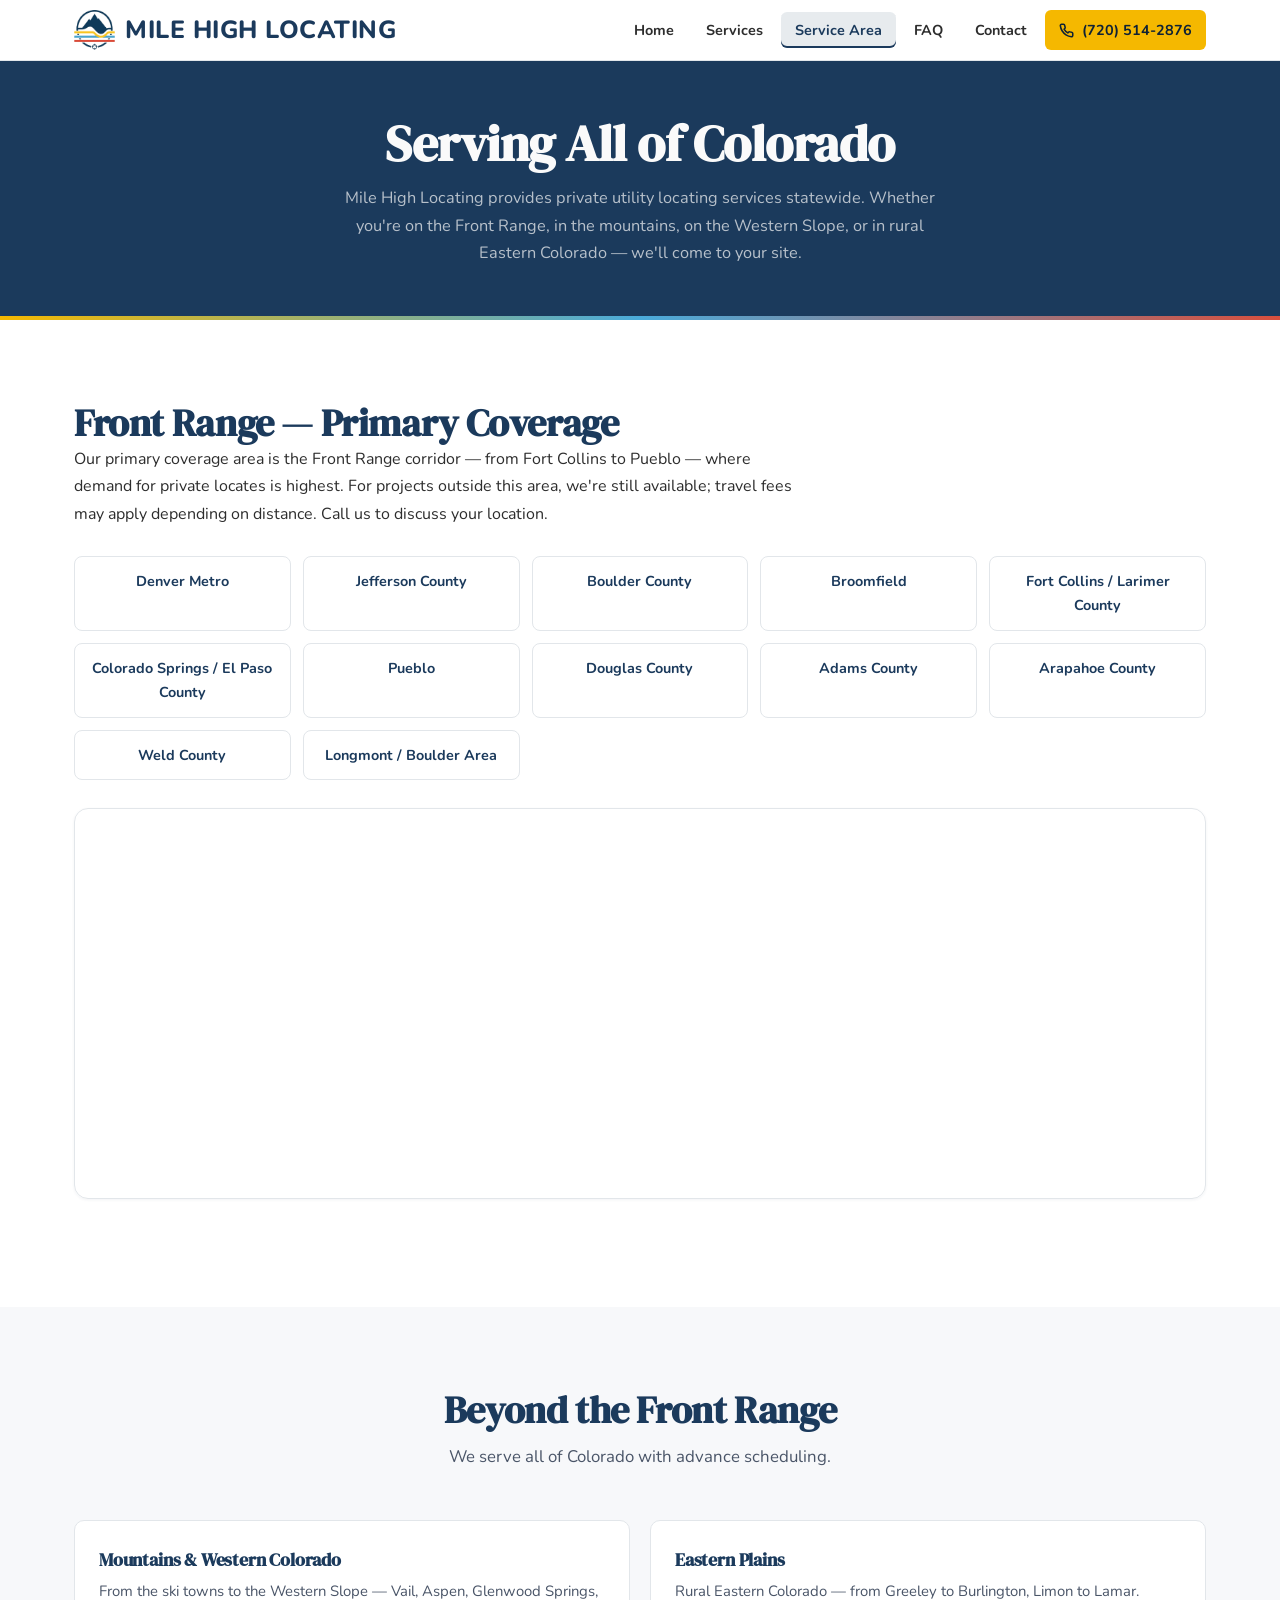
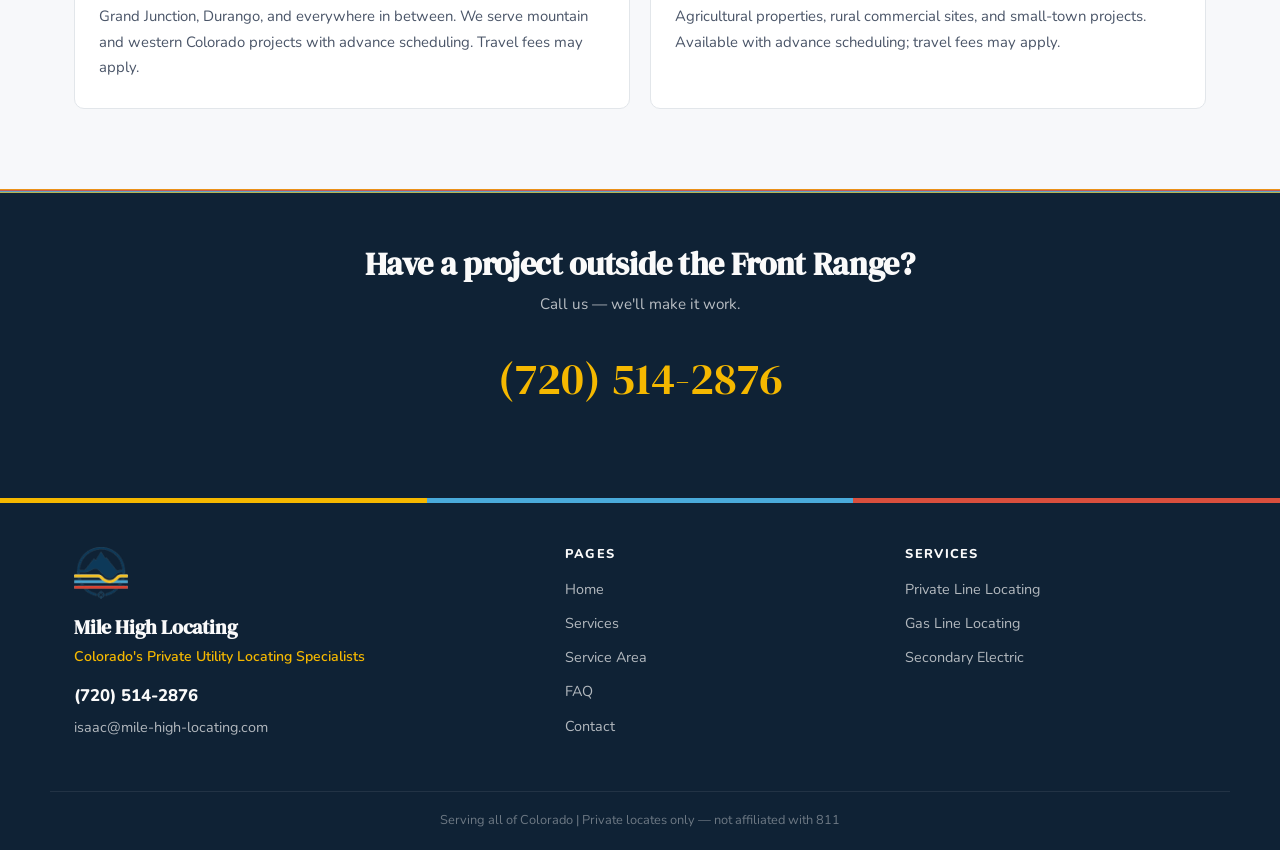
<file: service-area.html>
<!DOCTYPE html>
<html lang="en">
<head>
  <meta charset="UTF-8">
  <meta name="viewport" content="width=device-width, initial-scale=1.0">
  <title>Service Area — Mile High Locating</title>
  <meta name="description" content="Mile High Locating serves all of Colorado with private utility locating. Primary coverage along the Front Range from Fort Collins to Pueblo.">
  <link rel="icon" type="image/png" sizes="192x192" href="favicon.png">
  <!-- Open Graph / Social & Google -->
  <meta property="og:type" content="website">
  <meta property="og:site_name" content="Mile High Locating">
  <meta property="og:title" content="Service Area — Mile High Locating">
  <meta property="og:description" content="Mile High Locating serves all of Colorado with private utility locating. Primary coverage along the Front Range from Fort Collins to Pueblo.">
  <meta property="og:image" content="https://mile-high-locating.com/logo-banner.png">
  <meta property="og:image:width" content="600">
  <meta property="og:image:height" content="314">
  <meta property="og:url" content="https://mile-high-locating.com/service-area.html">
  <meta name="twitter:card" content="summary_large_image">
  <meta name="twitter:title" content="Service Area — Mile High Locating">
  <meta name="twitter:description" content="Mile High Locating serves all of Colorado with private utility locating.">
  <meta name="twitter:image" content="https://mile-high-locating.com/logo-banner.png">
  <link rel="preconnect" href="https://fonts.googleapis.com">
  <link rel="preconnect" href="https://fonts.gstatic.com" crossorigin>
  <link href="https://fonts.googleapis.com/css2?family=DM+Serif+Display&family=Nunito:wght@400;600;700;800&display=swap" rel="stylesheet">
  <meta name="theme-color" content="#1B3A5C">
  <link rel="stylesheet" href="styles.css">
</head>
<body>

  <!-- ========== HEADER ========== -->
  <header class="site-header">
    <div class="header-inner">
      <a href="index.html" class="header-logo">
        <img src="logo-icon.png" alt="" class="logo-icon">
        <span class="logo-text">Mile High Locating</span>
      </a>
      <button class="hamburger" aria-label="Toggle navigation" aria-expanded="false">
        <span></span><span></span><span></span>
      </button>
      <nav>
        <ul class="nav-links">
          <li><a href="index.html">Home</a></li>
          <li><a href="services.html">Services</a></li>
          <li><a href="service-area.html" class="active">Service Area</a></li>
          <li><a href="faq.html">FAQ</a></li>
          <li><a href="contact.html">Contact</a></li>
          <li>
            <a href="tel:7205142876" class="btn-call">
              <svg viewBox="0 0 24 24" fill="none" stroke="currentColor" stroke-width="2.5" stroke-linecap="round" stroke-linejoin="round"><path d="M22 16.92v3a2 2 0 0 1-2.18 2 19.79 19.79 0 0 1-8.63-3.07 19.5 19.5 0 0 1-6-6 19.79 19.79 0 0 1-3.07-8.67A2 2 0 0 1 4.11 2h3a2 2 0 0 1 2 1.72c.127.96.361 1.903.7 2.81a2 2 0 0 1-.45 2.11L8.09 9.91a16 16 0 0 0 6 6l1.27-1.27a2 2 0 0 1 2.11-.45c.907.339 1.85.573 2.81.7A2 2 0 0 1 22 16.92z"/></svg>
              (720) 514-2876
            </a>
          </li>
        </ul>
      </nav>
    </div>
  </header>

  <main>

  <!-- ========== PAGE HEADER (centered variant) ========== -->
  <section class="page-header page-header--centered" aria-labelledby="page-heading">
    <div class="container">
      <h1 id="page-heading">Serving All of Colorado</h1>
      <p>Mile High Locating provides private utility locating services statewide. Whether you're on the Front Range, in the mountains, on the Western Slope, or in rural Eastern Colorado — we'll come to your site.</p>
    </div>
  </section>

  <!-- ========== PRIMARY COVERAGE ========== -->
  <section class="section" aria-label="Primary coverage area">
    <div class="container">
      <div class="reveal">
        <h2>Front Range — Primary Coverage</h2>
        <p style="margin-bottom: 8px;">Our primary coverage area is the Front Range corridor — from Fort Collins to Pueblo — where demand for private locates is highest. For projects outside this area, we're still available; travel fees may apply depending on distance. Call us to discuss your location.</p>
      </div>

      <div class="area-grid reveal stagger-children">
        <div class="area-tag">Denver Metro</div>
        <div class="area-tag">Jefferson County</div>
        <div class="area-tag">Boulder County</div>
        <div class="area-tag">Broomfield</div>
        <div class="area-tag">Fort Collins / Larimer County</div>
        <div class="area-tag">Colorado Springs / El Paso County</div>
        <div class="area-tag">Pueblo</div>
        <div class="area-tag">Douglas County</div>
        <div class="area-tag">Adams County</div>
        <div class="area-tag">Arapahoe County</div>
        <div class="area-tag">Weld County</div>
        <div class="area-tag">Longmont / Boulder Area</div>
      </div>

      <div class="map-embed reveal">
        <iframe
          src="https://www.google.com/maps/embed?pb=!1m14!1m12!1m3!1d3150000!2d-105.7821!3d39.5501!2m3!1f0!2f0!3f0!3m2!1i1024!2i768!4f13.1!5e0!3m2!1sen!2sus!4v1700000000000"
          allowfullscreen=""
          loading="lazy"
          referrerpolicy="no-referrer-when-downgrade"
          title="Mile High Locating service area — Colorado">
        </iframe>
      </div>
    </div>
  </section>

  <!-- ========== SECONDARY AREAS ========== -->
  <section class="section section--gray" aria-labelledby="secondary-heading">
    <div class="container">
      <div class="section-header reveal">
        <h2 id="secondary-heading">Beyond the Front Range</h2>
        <p>We serve all of Colorado with advance scheduling.</p>
      </div>
      <div class="area-secondary">
        <div class="area-secondary-card reveal reveal-delay-1">
          <h3>Mountains &amp; Western Colorado</h3>
          <p>From the ski towns to the Western Slope — Vail, Aspen, Glenwood Springs, Grand Junction, Durango, and everywhere in between. We serve mountain and western Colorado projects with advance scheduling. Travel fees may apply.</p>
        </div>
        <div class="area-secondary-card reveal reveal-delay-2">
          <h3>Eastern Plains</h3>
          <p>Rural Eastern Colorado — from Greeley to Burlington, Limon to Lamar. Agricultural properties, rural commercial sites, and small-town projects. Available with advance scheduling; travel fees may apply.</p>
        </div>
      </div>
    </div>
  </section>

  <!-- ========== CTA BANNER ========== -->
  <section class="cta-banner" aria-label="Call to action">
    <div class="container">
      <h2 class="reveal">Have a project outside the Front Range?</h2>
      <p class="cta-sub reveal reveal-delay-1">Call us — we'll make it work.</p>
      <span class="phone-large reveal reveal-delay-1"><a href="tel:7205142876">(720) 514-2876</a></span>
    </div>
  </section>

  </main>

  <!-- ========== FOOTER ========== -->
  <footer class="site-footer">
    <div class="footer-divider">
      <div class="utility-divider"><span></span><span></span><span></span></div>
    </div>
    <div class="footer-inner">
      <div class="footer-brand">
        <img src="logo-icon.png" alt="Mile High Locating" class="footer-logo-icon">
        <h3>Mile High Locating</h3>
        <span class="tagline">Colorado's Private Utility Locating Specialists</span>
        <p class="footer-phone"><a href="tel:7205142876">(720) 514-2876</a></p>
        <p class="footer-email"><a href="mailto:isaac@mile-high-locating.com">isaac@mile-high-locating.com</a></p>
      </div>
      <div class="footer-links">
        <h4>Pages</h4>
        <ul>
          <li><a href="index.html">Home</a></li>
          <li><a href="services.html">Services</a></li>
          <li><a href="service-area.html">Service Area</a></li>
          <li><a href="faq.html">FAQ</a></li>
          <li><a href="contact.html">Contact</a></li>
        </ul>
      </div>
      <div class="footer-links">
        <h4>Services</h4>
        <ul>
          <li><a href="services.html#general-locating">Private Line Locating</a></li>
          <li><a href="services.html#gas-line">Gas Line Locating</a></li>
          <li><a href="services.html#secondary-electric">Secondary Electric</a></li>
        </ul>
      </div>
    </div>
    <div class="footer-bottom">
      <p>Serving all of Colorado | Private locates only — not affiliated with 811</p>
    </div>
  </footer>

  <script src="script.js"></script>
</body>
</html>
</file>
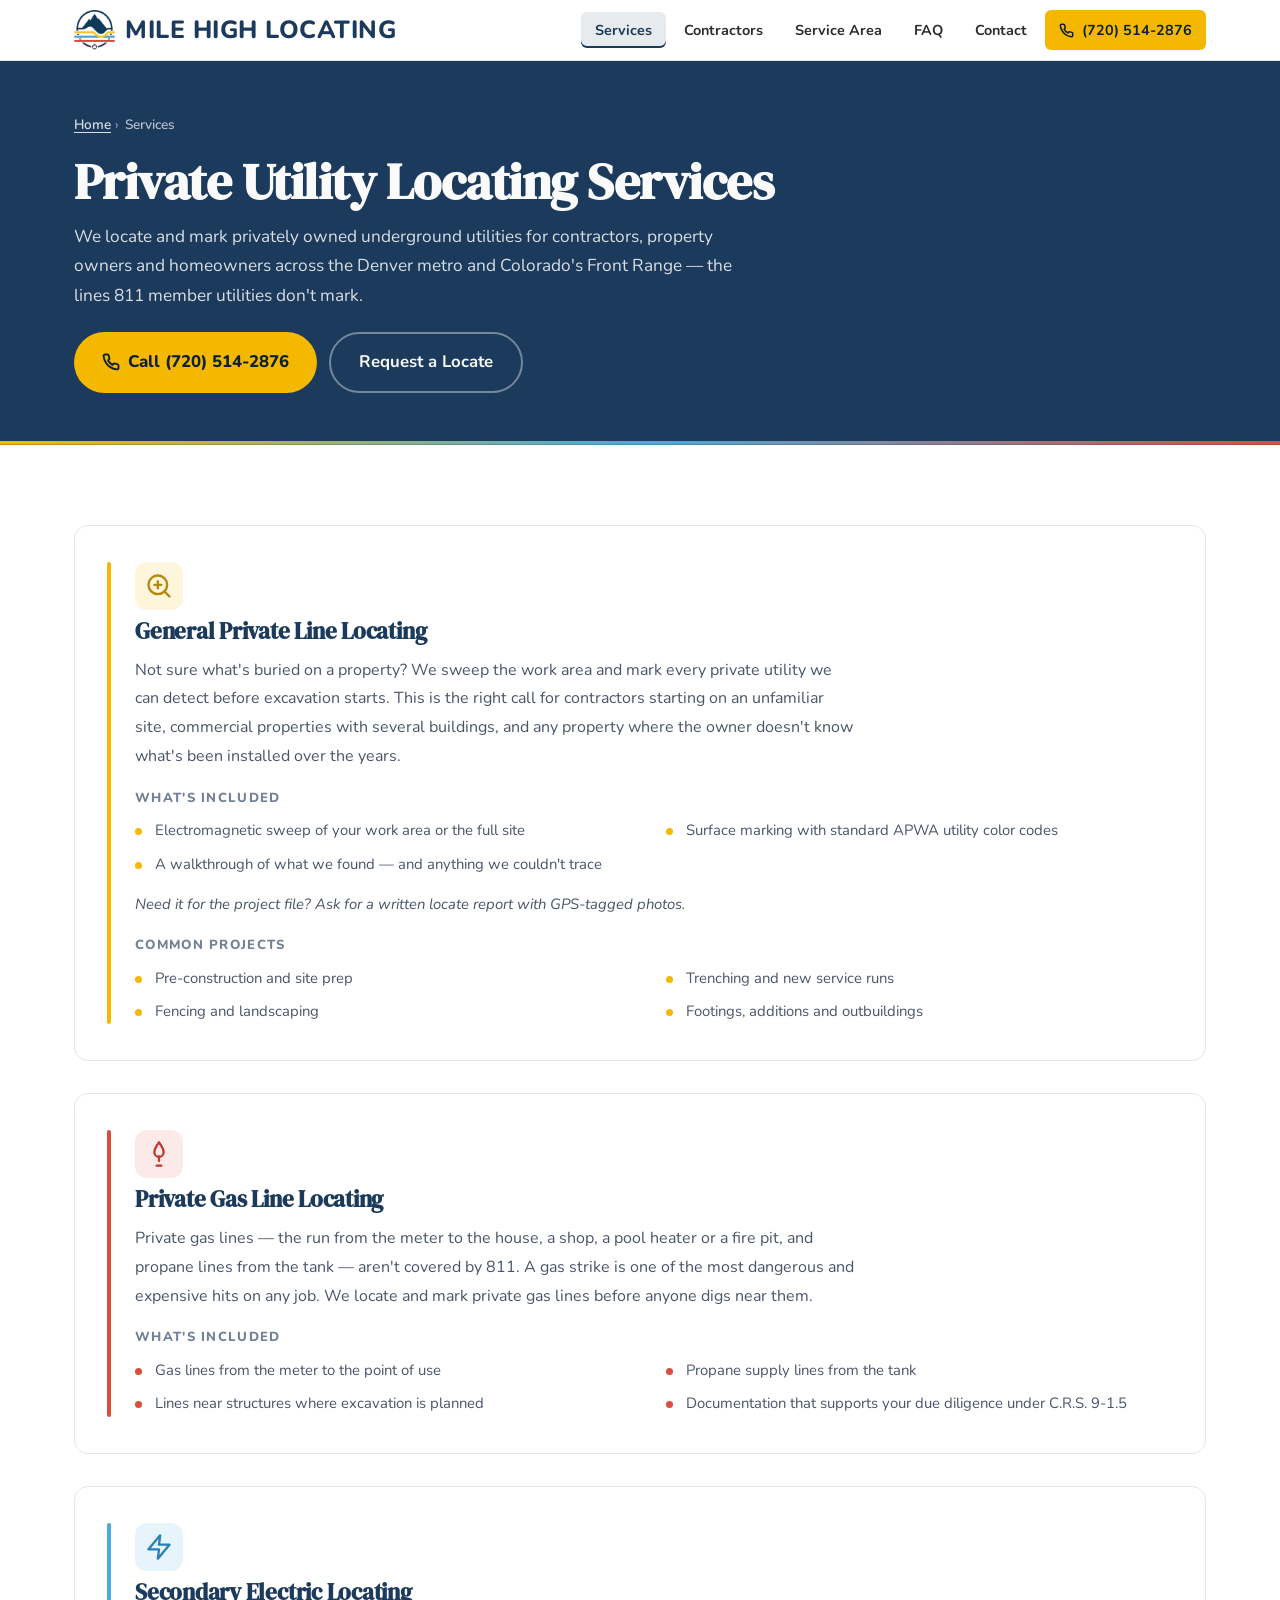
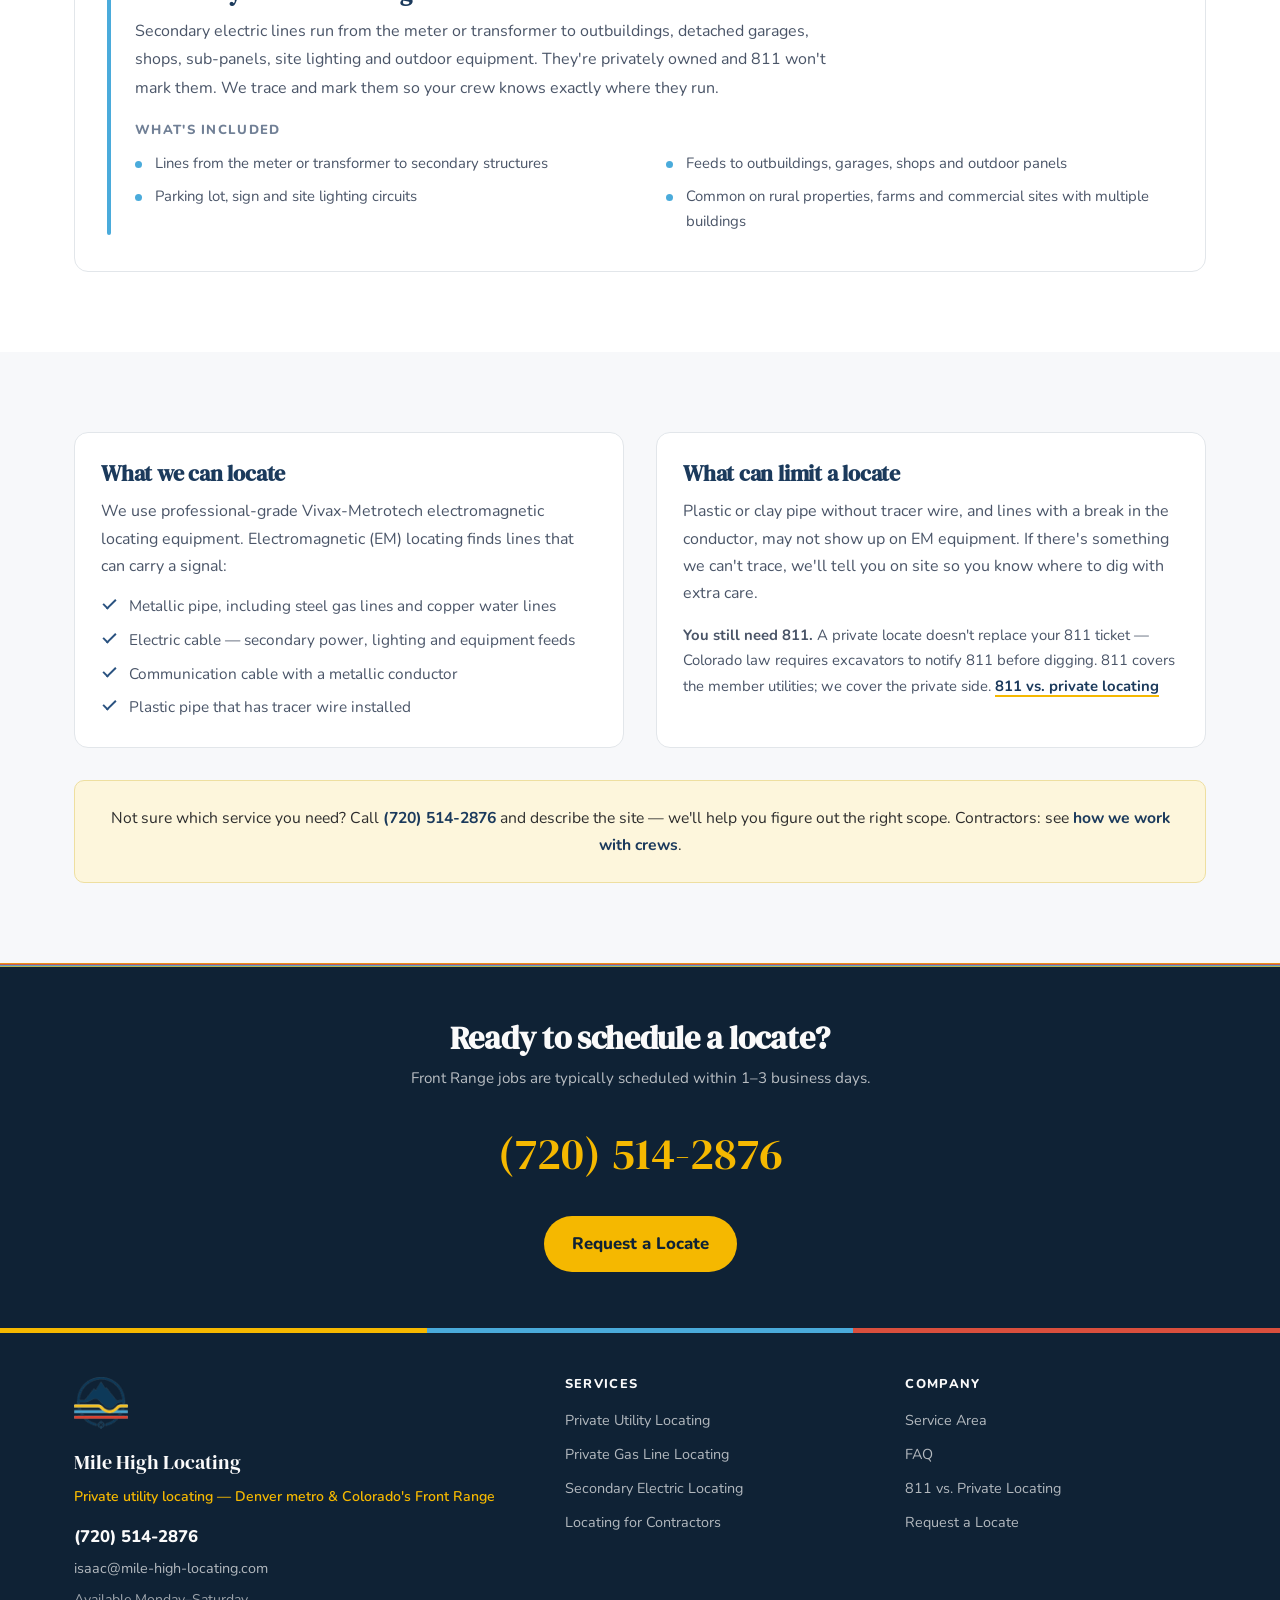
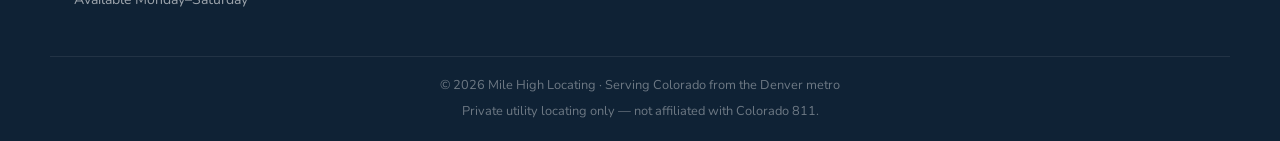
<file: services.html>
<!DOCTYPE html>
<html lang="en">
<head>
  <meta charset="UTF-8">
  <meta name="viewport" content="width=device-width, initial-scale=1.0">
  <title>Private Utility Locating Services in Colorado | Mile High Locating</title>
  <meta name="description" content="Private line sweeps, private gas line locating and secondary electric locating for job sites in Denver and the Front Range. Call (720) 514-2876 to schedule.">
  <link rel="canonical" href="https://mile-high-locating.com/services.html">
  <link rel="icon" href="/favicon.ico" sizes="any">
  <link rel="icon" type="image/png" sizes="192x192" href="/favicon.png">
  <link rel="apple-touch-icon" href="/favicon.png">
  <meta name="theme-color" content="#1B3A5C">
  <!-- Open Graph / social -->
  <meta property="og:type" content="website">
  <meta property="og:site_name" content="Mile High Locating">
  <meta property="og:locale" content="en_US">
  <meta property="og:title" content="Private Utility Locating Services in Colorado | Mile High Locating">
  <meta property="og:description" content="Private line sweeps, private gas line locating and secondary electric locating for job sites in Denver and the Front Range. Call (720) 514-2876 to schedule.">
  <meta property="og:url" content="https://mile-high-locating.com/services.html">
  <meta property="og:image" content="https://mile-high-locating.com/og-image.jpg">
  <meta property="og:image:width" content="1200">
  <meta property="og:image:height" content="630">
  <meta property="og:image:alt" content="Mile High Locating — underground utility locating">
  <meta name="twitter:card" content="summary_large_image">
  <meta name="twitter:title" content="Private Utility Locating Services in Colorado | Mile High Locating">
  <meta name="twitter:description" content="Private line sweeps, private gas line locating and secondary electric locating for job sites in Denver and the Front Range. Call (720) 514-2876 to schedule.">
  <meta name="twitter:image" content="https://mile-high-locating.com/og-image.jpg">
  <script>document.documentElement.classList.add('js');</script>
  <link rel="preconnect" href="https://fonts.googleapis.com">
  <link rel="preconnect" href="https://fonts.gstatic.com" crossorigin>
  <link href="https://fonts.googleapis.com/css2?family=DM+Serif+Display&family=Nunito:wght@400;600;700;800&display=swap" rel="stylesheet">
  <link rel="stylesheet" href="/styles.css">
  <!-- Structured data -->
  <script type="application/ld+json">
  {
    "@context": "https://schema.org",
    "@graph": [
      {
        "@type": "LocalBusiness",
        "@id": "https://mile-high-locating.com/#business",
        "name": "Mile High Locating",
        "url": "https://mile-high-locating.com/",
        "logo": "https://mile-high-locating.com/logo-512.png",
        "image": "https://mile-high-locating.com/og-image.jpg",
        "description": "Private utility locating for contractors, property owners and homeowners in the Denver metro and along Colorado's Front Range. Locates and marks privately owned underground utilities that 811 member utilities do not mark.",
        "telephone": "+1-720-514-2876",
        "email": "isaac@mile-high-locating.com",
        "address": {
          "@type": "PostalAddress",
          "addressRegion": "CO",
          "addressCountry": "US"
        },
        "areaServed": [
          {
            "@type": "State",
            "name": "Colorado"
          },
          {
            "@type": "City",
            "name": "Denver"
          },
          {
            "@type": "City",
            "name": "Boulder"
          },
          {
            "@type": "City",
            "name": "Fort Collins"
          },
          {
            "@type": "City",
            "name": "Colorado Springs"
          },
          {
            "@type": "City",
            "name": "Pueblo"
          }
        ],
        "hasOfferCatalog": {
          "@type": "OfferCatalog",
          "name": "Private utility locating services",
          "itemListElement": [
            {
              "@type": "Offer",
              "itemOffered": {
                "@type": "Service",
                "name": "General private line locating",
                "url": "https://mile-high-locating.com/services.html#general-locating"
              }
            },
            {
              "@type": "Offer",
              "itemOffered": {
                "@type": "Service",
                "name": "Private gas line locating",
                "url": "https://mile-high-locating.com/services.html#gas-line"
              }
            },
            {
              "@type": "Offer",
              "itemOffered": {
                "@type": "Service",
                "name": "Secondary electric locating",
                "url": "https://mile-high-locating.com/services.html#secondary-electric"
              }
            }
          ]
        }
      },
      {
        "@type": "Service",
        "name": "General private line locating",
        "serviceType": "Private utility locating",
        "description": "Electromagnetic sweep of a work area to locate and mark detectable private underground utilities before excavation.",
        "url": "https://mile-high-locating.com/services.html#general-locating",
        "provider": {
          "@id": "https://mile-high-locating.com/#business"
        },
        "areaServed": [
          {
            "@type": "State",
            "name": "Colorado"
          }
        ]
      },
      {
        "@type": "Service",
        "name": "Private gas line locating",
        "serviceType": "Private utility locating",
        "description": "Locating and marking privately owned gas and propane lines, including lines from the meter to the point of use.",
        "url": "https://mile-high-locating.com/services.html#gas-line",
        "provider": {
          "@id": "https://mile-high-locating.com/#business"
        },
        "areaServed": [
          {
            "@type": "State",
            "name": "Colorado"
          }
        ]
      },
      {
        "@type": "Service",
        "name": "Secondary electric locating",
        "serviceType": "Private utility locating",
        "description": "Locating and marking privately owned electric lines that run from the meter or transformer to outbuildings, garages, panels and outdoor equipment.",
        "url": "https://mile-high-locating.com/services.html#secondary-electric",
        "provider": {
          "@id": "https://mile-high-locating.com/#business"
        },
        "areaServed": [
          {
            "@type": "State",
            "name": "Colorado"
          }
        ]
      },
      {
        "@type": "BreadcrumbList",
        "itemListElement": [
          {
            "@type": "ListItem",
            "position": 1,
            "name": "Home",
            "item": "https://mile-high-locating.com/"
          },
          {
            "@type": "ListItem",
            "position": 2,
            "name": "Services",
            "item": "https://mile-high-locating.com/services.html"
          }
        ]
      }
    ]
  }
  </script>
</head>
<body>

  <a class="skip-link" href="#main">Skip to main content</a>

  <!-- ========== HEADER ========== -->
  <header class="site-header">
    <div class="header-inner">
      <a href="/" class="header-logo" aria-label="Mile High Locating — home">
        <img src="/logo-icon.png" alt="" class="logo-icon" width="116" height="112">
        <span class="logo-text">Mile High Locating</span>
      </a>
      <a href="tel:+17205142876" class="header-call-mobile" data-cta="header-mobile"><svg viewBox="0 0 24 24" fill="none" stroke="currentColor" stroke-width="2.5" stroke-linecap="round" stroke-linejoin="round" aria-hidden="true" focusable="false"><path d="M22 16.92v3a2 2 0 0 1-2.18 2 19.79 19.79 0 0 1-8.63-3.07 19.5 19.5 0 0 1-6-6 19.79 19.79 0 0 1-3.07-8.67A2 2 0 0 1 4.11 2h3a2 2 0 0 1 2 1.72c.127.96.361 1.903.7 2.81a2 2 0 0 1-.45 2.11L8.09 9.91a16 16 0 0 0 6 6l1.27-1.27a2 2 0 0 1 2.11-.45c.907.339 1.85.573 2.81.7A2 2 0 0 1 22 16.92z"/></svg><span>(720) 514-2876</span></a>
      <button class="hamburger" type="button" aria-label="Open menu" aria-expanded="false" aria-controls="site-nav">
        <span></span><span></span><span></span>
      </button>
      <nav aria-label="Main">
        <ul class="nav-links" id="site-nav">
          <li><a href="/services.html" class="active" aria-current="page">Services</a></li>
          <li><a href="/contractors.html">Contractors</a></li>
          <li><a href="/service-area.html">Service Area</a></li>
          <li><a href="/faq.html">FAQ</a></li>
          <li><a href="/contact.html">Contact</a></li>
          <li><a href="tel:+17205142876" class="btn-call" data-cta="header"><svg viewBox="0 0 24 24" fill="none" stroke="currentColor" stroke-width="2.5" stroke-linecap="round" stroke-linejoin="round" aria-hidden="true" focusable="false"><path d="M22 16.92v3a2 2 0 0 1-2.18 2 19.79 19.79 0 0 1-8.63-3.07 19.5 19.5 0 0 1-6-6 19.79 19.79 0 0 1-3.07-8.67A2 2 0 0 1 4.11 2h3a2 2 0 0 1 2 1.72c.127.96.361 1.903.7 2.81a2 2 0 0 1-.45 2.11L8.09 9.91a16 16 0 0 0 6 6l1.27-1.27a2 2 0 0 1 2.11-.45c.907.339 1.85.573 2.81.7A2 2 0 0 1 22 16.92z"/></svg><span>(720) 514-2876</span></a></li>
        </ul>
      </nav>
    </div>
  </header>

  <main id="main">

  <!-- ========== PAGE HEADER ========== -->
  <section class="page-header" aria-labelledby="page-heading">
    <div class="container">
      <nav class="breadcrumbs" aria-label="Breadcrumb">
        <ol><li><a href="/">Home</a></li><li aria-current="page">Services</li></ol>
      </nav>
      <h1 id="page-heading">Private Utility Locating Services</h1>
      <p class="page-lead">We locate and mark privately owned underground utilities for contractors, property owners and homeowners across the Denver metro and Colorado's Front Range — the lines 811 member utilities don't mark.</p>
      <div class="page-header-ctas">
        <a href="tel:+17205142876" class="btn-primary" data-cta="page-header"><svg viewBox="0 0 24 24" fill="none" stroke="currentColor" stroke-width="2.5" stroke-linecap="round" stroke-linejoin="round" aria-hidden="true" focusable="false"><path d="M22 16.92v3a2 2 0 0 1-2.18 2 19.79 19.79 0 0 1-8.63-3.07 19.5 19.5 0 0 1-6-6 19.79 19.79 0 0 1-3.07-8.67A2 2 0 0 1 4.11 2h3a2 2 0 0 1 2 1.72c.127.96.361 1.903.7 2.81a2 2 0 0 1-.45 2.11L8.09 9.91a16 16 0 0 0 6 6l1.27-1.27a2 2 0 0 1 2.11-.45c.907.339 1.85.573 2.81.7A2 2 0 0 1 22 16.92z"/></svg>Call (720) 514-2876</a>
        <a href="/contact.html#quote-form" class="btn-outline" data-cta="page-header">Request a Locate</a>
      </div>
    </div>
  </section>

  <!-- ========== SERVICES DETAIL ========== -->
  <section class="section" aria-label="Service details">
    <div class="container">
      <div class="service-detail">

        <div class="service-block reveal" id="general-locating">
          <div class="service-block-accent"></div>
          <div class="service-block-content">
            <span class="icon icon--lg icon--gold" aria-hidden="true">
              <svg viewBox="0 0 24 24" fill="none" stroke="currentColor" stroke-width="2" stroke-linecap="round" stroke-linejoin="round"><circle cx="11" cy="11" r="8"/><path d="M21 21l-4.35-4.35"/><line x1="11" y1="8" x2="11" y2="14"/><line x1="8" y1="11" x2="14" y2="11"/></svg>
            </span>
            <h2>General Private Line Locating</h2>
            <p>Not sure what's buried on a property? We sweep the work area and mark every private utility we can detect before excavation starts. This is the right call for contractors starting on an unfamiliar site, commercial properties with several buildings, and any property where the owner doesn't know what's been installed over the years.</p>
            <h3>What's included</h3>
            <ul>
              <li>Electromagnetic sweep of your work area or the full site</li>
              <li>Surface marking with standard APWA utility color codes</li>
              <li>A walkthrough of what we found — and anything we couldn't trace</li>
            </ul>
            <p class="addon-note">Need it for the project file? Ask for a written locate report with GPS-tagged photos.</p>
            <h3>Common projects</h3>
            <ul>
              <li>Pre-construction and site prep</li>
              <li>Trenching and new service runs</li>
              <li>Fencing and landscaping</li>
              <li>Footings, additions and outbuildings</li>
            </ul>
          </div>
        </div>

        <div class="service-block reveal" id="gas-line">
          <div class="service-block-accent"></div>
          <div class="service-block-content">
            <span class="icon icon--lg icon--red" aria-hidden="true">
              <svg viewBox="0 0 24 24" fill="none" stroke="currentColor" stroke-width="2" stroke-linecap="round" stroke-linejoin="round"><path d="M12 2c1.5 2 4 5.5 4 8.5a4 4 0 1 1-8 0C8 7.5 10.5 4 12 2z"/><path d="M12 14v4"/><path d="M10 22h4"/></svg>
            </span>
            <h2>Private Gas Line Locating</h2>
            <p>Private gas lines — the run from the meter to the house, a shop, a pool heater or a fire pit, and propane lines from the tank — aren't covered by 811. A gas strike is one of the most dangerous and expensive hits on any job. We locate and mark private gas lines before anyone digs near them.</p>
            <h3>What's included</h3>
            <ul>
              <li>Gas lines from the meter to the point of use</li>
              <li>Propane supply lines from the tank</li>
              <li>Lines near structures where excavation is planned</li>
              <li>Documentation that supports your due diligence under C.R.S. 9-1.5</li>
            </ul>
          </div>
        </div>

        <div class="service-block reveal" id="secondary-electric">
          <div class="service-block-accent"></div>
          <div class="service-block-content">
            <span class="icon icon--lg icon--sky" aria-hidden="true">
              <svg viewBox="0 0 24 24" fill="none" stroke="currentColor" stroke-width="2" stroke-linecap="round" stroke-linejoin="round"><path d="M13 2L3 14h9l-1 8 10-12h-9l1-8z"/></svg>
            </span>
            <h2>Secondary Electric Locating</h2>
            <p>Secondary electric lines run from the meter or transformer to outbuildings, detached garages, shops, sub-panels, site lighting and outdoor equipment. They're privately owned and 811 won't mark them. We trace and mark them so your crew knows exactly where they run.</p>
            <h3>What's included</h3>
            <ul>
              <li>Lines from the meter or transformer to secondary structures</li>
              <li>Feeds to outbuildings, garages, shops and outdoor panels</li>
              <li>Parking lot, sign and site lighting circuits</li>
              <li>Common on rural properties, farms and commercial sites with multiple buildings</li>
            </ul>
          </div>
        </div>

      </div>
    </div>
  </section>

  <!-- ========== CAPABILITIES ========== -->
  <section class="section section--gray" aria-labelledby="capabilities-heading">
    <div class="container">
      <div class="split">
        <div class="reveal">
          <h2 id="capabilities-heading">What we can locate</h2>
          <p>We use professional-grade Vivax-Metrotech electromagnetic locating equipment. Electromagnetic (EM) locating finds lines that can carry a signal:</p>
          <ul class="check-list">
            <li>Metallic pipe, including steel gas lines and copper water lines</li>
            <li>Electric cable — secondary power, lighting and equipment feeds</li>
            <li>Communication cable with a metallic conductor</li>
            <li>Plastic pipe that has tracer wire installed</li>
          </ul>
        </div>
        <div class="reveal reveal-delay-1">
          <h2>What can limit a locate</h2>
          <p>Plastic or clay pipe without tracer wire, and lines with a break in the conductor, may not show up on EM equipment. If there's something we can't trace, we'll tell you on site so you know where to dig with extra care.</p>
          <p class="note"><strong>You still need 811.</strong> A private locate doesn't replace your 811 ticket — Colorado law requires excavators to notify 811 before digging. 811 covers the member utilities; we cover the private side. <a href="/811-vs-private-utility-locating.html" class="text-link">811 vs. private locating</a></p>
        </div>
      </div>

      <div class="note-box reveal">
        Not sure which service you need? Call <a href="tel:+17205142876" data-cta="services-note">(720) 514-2876</a> and describe the site — we'll help you figure out the right scope. Contractors: see <a href="/contractors.html">how we work with crews</a>.
      </div>
    </div>
  </section>

  <!-- ========== CTA BANNER ========== -->
  <section class="cta-banner" aria-labelledby="cta-heading">
    <div class="container">
      <h2 id="cta-heading" class="reveal">Ready to schedule a locate?</h2>
      <p class="cta-sub reveal reveal-delay-1">Front Range jobs are typically scheduled within 1–3 business days.</p>
      <span class="phone-large reveal reveal-delay-1"><a href="tel:+17205142876" data-cta="cta-banner">(720) 514-2876</a></span>
      <a href="/contact.html#quote-form" class="btn-primary reveal reveal-delay-2" data-cta="cta-banner">Request a Locate</a>
    </div>
  </section>
  </main>

  <!-- ========== FOOTER ========== -->
  <footer class="site-footer">
    <div class="footer-divider">
      <div class="utility-divider"><span></span><span></span><span></span></div>
    </div>
    <div class="footer-inner">
      <div class="footer-brand">
        <img src="/logo-icon.png" alt="" class="footer-logo-icon" width="116" height="112" loading="lazy">
        <p class="footer-name">Mile High Locating</p>
        <span class="tagline">Private utility locating — Denver metro &amp; Colorado's Front Range</span>
        <p class="footer-phone"><a href="tel:+17205142876" data-cta="footer">(720) 514-2876</a></p>
        <p class="footer-email"><a href="mailto:isaac@mile-high-locating.com" data-cta="footer">isaac@mile-high-locating.com</a></p>
        <p class="footer-hours">Available Monday–Saturday</p>
      </div>
      <div class="footer-links">
        <h2>Services</h2>
        <ul>
          <li><a href="/services.html">Private Utility Locating</a></li>
          <li><a href="/services.html#gas-line">Private Gas Line Locating</a></li>
          <li><a href="/services.html#secondary-electric">Secondary Electric Locating</a></li>
          <li><a href="/contractors.html">Locating for Contractors</a></li>
        </ul>
      </div>
      <div class="footer-links">
        <h2>Company</h2>
        <ul>
          <li><a href="/service-area.html">Service Area</a></li>
          <li><a href="/faq.html">FAQ</a></li>
          <li><a href="/811-vs-private-utility-locating.html">811 vs. Private Locating</a></li>
          <li><a href="/contact.html">Request a Locate</a></li>
        </ul>
      </div>
    </div>
    <div class="footer-bottom">
      <p>&copy; 2026 Mile High Locating &middot; Serving Colorado from the Denver metro</p>
      <p>Private utility locating only — not affiliated with Colorado 811.</p>
    </div>
  </footer>

  <!-- Mobile sticky call / quote bar -->
  <div class="mobile-cta">
    <a href="tel:+17205142876" class="mobile-cta-call" data-cta="sticky-mobile"><svg viewBox="0 0 24 24" fill="none" stroke="currentColor" stroke-width="2.5" stroke-linecap="round" stroke-linejoin="round" aria-hidden="true" focusable="false"><path d="M22 16.92v3a2 2 0 0 1-2.18 2 19.79 19.79 0 0 1-8.63-3.07 19.5 19.5 0 0 1-6-6 19.79 19.79 0 0 1-3.07-8.67A2 2 0 0 1 4.11 2h3a2 2 0 0 1 2 1.72c.127.96.361 1.903.7 2.81a2 2 0 0 1-.45 2.11L8.09 9.91a16 16 0 0 0 6 6l1.27-1.27a2 2 0 0 1 2.11-.45c.907.339 1.85.573 2.81.7A2 2 0 0 1 22 16.92z"/></svg>Call Now</a>
    <a href="/contact.html" class="mobile-cta-quote" data-cta="sticky-mobile">Request a Locate</a>
  </div>

  <script src="/script.js" defer></script>
</body>
</html>
</file>
<file: styles.css>
/* ============================================
   Mile High Locating — Global Styles
   ============================================ */

/* --- Reset & Base --- */
*, *::before, *::after {
  box-sizing: border-box;
  margin: 0;
  padding: 0;
}

:root {
  --navy: #1B3A5C;
  --navy-deep: #0f2235;
  --navy-light: #2a5280;
  --navy-faint: rgba(27, 58, 92, 0.06);
  --gold: #F5B800;
  --gold-hover: #e0a800;
  --gold-faint: #fdf6dc;
  --sky: #4AABDB;
  --sky-faint: #e8f4fb;
  --red-orange: #D94F3D;
  --red-faint: #fceae8;
  --white: #FAFAFA;
  --bg: #FFFFFF;
  --text: #2D2D2D;
  --text-light: #4a5568;
  --text-muted: #718096;
  --border: #e2e6ea;
  --border-strong: #cbd2d9;
  --shadow-sm: 0 1px 3px rgba(27, 58, 92, 0.06);
  --shadow-md: 0 4px 16px rgba(27, 58, 92, 0.08);
  --shadow-lg: 0 8px 32px rgba(27, 58, 92, 0.10);
  --shadow-xl: 0 16px 48px rgba(27, 58, 92, 0.12);
  --radius: 10px;
  --radius-lg: 14px;
  --transition: 0.25s cubic-bezier(0.25, 0, 0.2, 1);
  --ease-out-expo: cubic-bezier(0.16, 1, 0.3, 1);
}

html {
  scroll-behavior: smooth;
  -webkit-text-size-adjust: 100%;
}

body {
  font-family: 'Nunito', sans-serif;
  color: var(--text);
  background: var(--bg);
  line-height: 1.7;
  font-size: 16px;
  -webkit-font-smoothing: antialiased;
  -moz-osx-font-smoothing: grayscale;
  overflow-x: hidden;
}

img {
  max-width: 100%;
  height: auto;
  display: block;
}

a {
  color: var(--navy);
  text-decoration: none;
  transition: color var(--transition);
}

a:hover { color: var(--sky); }

/* --- Focus styles (accessibility) --- */
:focus-visible {
  outline: 2px solid var(--sky);
  outline-offset: 2px;
  border-radius: 4px;
}

a:focus-visible,
button:focus-visible {
  outline: 2px solid var(--sky);
  outline-offset: 2px;
}

/* --- Typography --- */
h1, h2, h3, h4 {
  font-family: 'DM Serif Display', serif;
  color: var(--navy);
  line-height: 1.2;
  letter-spacing: -0.01em;
}

h1 { font-size: clamp(2rem, 5vw, 3.2rem); }
h2 { font-size: clamp(1.6rem, 3.5vw, 2.4rem); }
h3 { font-size: clamp(1.2rem, 2.5vw, 1.5rem); }

p { max-width: 72ch; }

/* Screen-reader only utility */
.sr-only {
  position: absolute;
  width: 1px;
  height: 1px;
  padding: 0;
  margin: -1px;
  overflow: hidden;
  clip: rect(0, 0, 0, 0);
  white-space: nowrap;
  border: 0;
}

.container {
  width: 100%;
  max-width: 1180px;
  margin: 0 auto;
  padding: 0 24px;
}

/* --- SVG Icon System --- */
.icon {
  display: inline-flex;
  align-items: center;
  justify-content: center;
  flex-shrink: 0;
}

.icon svg {
  width: 100%;
  height: 100%;
}

.icon--lg {
  width: 48px;
  height: 48px;
  border-radius: 12px;
  padding: 10px;
}

.icon--gold { background: var(--gold-faint); color: #b8860b; }
.icon--sky { background: var(--sky-faint); color: #2980b9; }
.icon--red { background: var(--red-faint); color: #c0392b; }
.icon--navy { background: var(--navy-faint); color: var(--navy); }

/* --- Utility Divider (3 colored lines) --- */
.utility-divider {
  display: flex;
  gap: 0;
  height: 4px;
  width: 100%;
  border-radius: 2px;
  overflow: hidden;
}

.utility-divider span {
  flex: 1;
  display: block;
}

.utility-divider span:nth-child(1) { background: var(--gold); }
.utility-divider span:nth-child(2) { background: var(--sky); }
.utility-divider span:nth-child(3) { background: var(--red-orange); }

.utility-divider--short { max-width: 200px; }
.utility-divider--center { margin-left: auto; margin-right: auto; }

/* =========================================
   HEADER / NAV
   ========================================= */
.site-header {
  position: sticky;
  top: 0;
  z-index: 1000;
  background: var(--bg);
  border-bottom: 1px solid var(--border);
  transition: box-shadow var(--transition);
}

.site-header.scrolled {
  box-shadow: var(--shadow-md);
}

.header-inner {
  display: flex;
  align-items: center;
  justify-content: space-between;
  padding: 10px 24px;
  max-width: 1180px;
  margin: 0 auto;
}

.header-logo {
  display: flex;
  align-items: center;
  gap: 10px;
  text-decoration: none;
  flex-shrink: 0;
  margin-right: 24px;
}

.header-logo .logo-icon {
  height: 40px;
  width: auto;
  display: block;
}

.logo-text {
  font-family: 'Nunito', sans-serif;
  font-size: 1.55rem;
  font-weight: 800;
  color: var(--navy);
  white-space: nowrap;
  line-height: 1.15;
  letter-spacing: 0.02em;
  text-transform: uppercase;
}

.header-logo:hover .logo-text {
  color: var(--navy);
}

@media (max-width: 580px) {
  .logo-text { display: none; }
}

.footer-logo-icon {
  height: 52px;
  width: auto;
  margin-bottom: 16px;
}

.nav-links {
  display: flex;
  align-items: center;
  gap: 4px;
  list-style: none;
}

.nav-links a {
  padding: 8px 14px;
  border-radius: 6px;
  font-weight: 700;
  font-size: 0.9rem;
  color: var(--text);
  transition: background var(--transition), color var(--transition);
  white-space: nowrap;
}

.nav-links a:hover,
.nav-links a.active {
  background: var(--navy-faint);
  color: var(--navy);
}

.nav-links a.active {
  background: rgba(27, 58, 92, 0.10);
  box-shadow: inset 0 -2px 0 var(--navy);
}

.btn-call {
  display: inline-flex;
  align-items: center;
  gap: 8px;
  background: var(--gold);
  color: var(--navy-deep) !important;
  font-weight: 800;
  font-size: 0.9rem;
  padding: 10px 20px;
  border-radius: 50px;
  border: none;
  cursor: pointer;
  transition: background var(--transition), transform var(--transition), box-shadow var(--transition);
  text-decoration: none;
  white-space: nowrap;
}

.btn-call:hover {
  background: var(--gold-hover);
  transform: translateY(-1px);
  box-shadow: 0 4px 12px rgba(245, 184, 0, 0.3);
  color: var(--navy-deep) !important;
}

.btn-call svg {
  width: 15px;
  height: 15px;
  flex-shrink: 0;
}

/* Mobile Nav */
.hamburger {
  display: none;
  background: none;
  border: none;
  cursor: pointer;
  padding: 8px;
  flex-direction: column;
  gap: 5px;
}

.hamburger span {
  display: block;
  width: 24px;
  height: 2.5px;
  background: var(--navy);
  border-radius: 2px;
  transition: transform var(--transition), opacity var(--transition);
}

.hamburger.open span:nth-child(1) { transform: translateY(7.5px) rotate(45deg); }
.hamburger.open span:nth-child(2) { opacity: 0; }
.hamburger.open span:nth-child(3) { transform: translateY(-7.5px) rotate(-45deg); }

@media (max-width: 860px) {
  .hamburger {
    display: flex;
    margin-left: auto; /* push to right edge of header */
  }

  /* Nav wrapper has no natural size (nav-links is position:fixed),
     so just ensure it doesn't affect flex layout */
  .site-header nav {
    position: absolute;
    width: 0;
    height: 0;
    overflow: visible;
  }

  .nav-links {
    position: fixed;
    top: 62px; /* below the sticky header */
    left: 0;
    right: 0;
    background: var(--bg);
    flex-direction: column;
    padding: 12px 20px 24px;
    gap: 6px;
    border-bottom: 1px solid var(--border);
    box-shadow: var(--shadow-lg);
    transform: translateY(-110%);
    opacity: 0;
    transition: transform 0.35s var(--ease-out-expo), opacity 0.25s ease;
    pointer-events: none;
    z-index: 999;
  }

  .nav-links.open {
    transform: translateY(0);
    opacity: 1;
    pointer-events: all;
  }

  .nav-links li {
    width: 100%;
  }

  .nav-links a {
    padding: 14px 16px;
    font-size: 1.05rem;
    width: 100%;
    display: block;
  }

  .nav-links .btn-call {
    display: flex;
    margin-top: 10px;
    justify-content: center;
    padding: 14px 20px;
  }
}

/* =========================================
   BUTTONS
   ========================================= */
.btn-primary {
  display: inline-flex;
  align-items: center;
  gap: 8px;
  background: var(--gold);
  color: var(--navy-deep);
  font-weight: 800;
  font-size: 1.05rem;
  padding: 14px 28px;
  border-radius: 50px;
  border: none;
  cursor: pointer;
  transition: background var(--transition), transform var(--transition), box-shadow var(--transition);
  text-decoration: none;
}

.btn-primary:hover {
  background: var(--gold-hover);
  transform: translateY(-2px);
  box-shadow: 0 6px 20px rgba(245, 184, 0, 0.3);
  color: var(--navy-deep);
}

.btn-outline {
  display: inline-flex;
  align-items: center;
  gap: 8px;
  background: transparent;
  color: var(--white);
  font-weight: 700;
  font-size: 1.05rem;
  padding: 14px 28px;
  border-radius: 50px;
  border: 2px solid rgba(250, 250, 250, 0.4);
  cursor: pointer;
  transition: all var(--transition);
  text-decoration: none;
}

.btn-outline:hover {
  background: rgba(250, 250, 250, 0.1);
  border-color: var(--white);
  color: var(--white);
  transform: translateY(-2px);
}

/* =========================================
   HERO SECTION
   ========================================= */
.hero {
  position: relative;
  min-height: 540px;
  display: flex;
  align-items: center;
  overflow: hidden;
  background: var(--navy-deep);
}

.hero-bg {
  position: absolute;
  inset: -10%;
  /* Heavily dimmed below, so a small, low-quality WebP is visually identical */
  background-image: url('https://images.unsplash.com/photo-1504307651254-35680f356dfd?w=640&q=35&fm=webp&fit=crop');
  background-size: cover;
  background-position: center 40%;
  background-repeat: no-repeat;
  filter: brightness(0.3) saturate(0.6);
  will-change: transform;
}

@media (min-width: 801px) {
  .hero-bg {
    background-image: url('https://images.unsplash.com/photo-1504307651254-35680f356dfd?w=1280&q=35&fm=webp&fit=crop');
  }
}

.hero-overlay {
  position: absolute;
  inset: 0;
  background: linear-gradient(
    160deg,
    rgba(15, 34, 53, 0.92) 0%,
    rgba(27, 58, 92, 0.78) 50%,
    rgba(15, 34, 53, 0.88) 100%
  );
}

.hero-content {
  position: relative;
  z-index: 2;
  padding: 80px 24px;
  max-width: 1180px;
  margin: 0 auto;
  width: 100%;
}

.hero h1 {
  color: var(--white);
  font-size: clamp(2.1rem, 5vw, 3.4rem);
  margin-bottom: 18px;
  max-width: 760px;
  line-height: 1.1;
}

.hero .hero-eyebrow {
  color: var(--gold);
  font-weight: 800;
  font-size: 0.9rem;
  letter-spacing: 0.08em;
  text-transform: uppercase;
  margin-bottom: 12px;
}

.hero .hero-lead {
  color: rgba(250, 250, 250, 0.85);
  font-size: clamp(1.02rem, 2vw, 1.18rem);
  max-width: 620px;
  margin-bottom: 28px;
  line-height: 1.7;
}

.hero-buttons {
  display: flex;
  gap: 14px;
  flex-wrap: wrap;
}

.hero-trust {
  list-style: none;
  display: flex;
  flex-wrap: wrap;
  gap: 10px 28px;
  margin-top: 28px;
  padding-top: 22px;
  border-top: 1px solid rgba(250, 250, 250, 0.14);
  max-width: 820px;
}

.hero-trust li {
  color: rgba(250, 250, 250, 0.88);
  font-weight: 700;
  font-size: 0.92rem;
  padding-left: 24px;
  position: relative;
}

.hero-trust li::before {
  content: '';
  position: absolute;
  left: 0;
  top: 5px;
  width: 14px;
  height: 8px;
  border-left: 2.5px solid var(--gold);
  border-bottom: 2.5px solid var(--gold);
  transform: rotate(-45deg);
}

@media (max-width: 600px) {
  .hero-buttons a { width: 100%; justify-content: center; }
  .hero-trust { flex-direction: column; gap: 8px; }
}

/* =========================================
   SECTIONS
   ========================================= */
.section {
  padding: clamp(48px, 8vw, 80px) 0;
}

.section--sm {
  padding: clamp(32px, 5vw, 48px) 0;
}

.section--gray { background: #f7f8fa; }
.section--navy { background: var(--navy); }
.section--navy-deep { background: var(--navy-deep); }

.section-header {
  text-align: center;
  margin-bottom: 48px;
}

.section-header h2 { margin-bottom: 10px; }

.section-header p {
  color: var(--text-light);
  font-size: 1.05rem;
  margin: 0 auto;
}

.section-header--left {
  text-align: left;
}

.section-header--left p {
  margin: 0;
}

/* =========================================
   HOME — "Why Private Locates Matter" (Bento)
   ========================================= */
.bento-grid {
  display: grid;
  grid-template-columns: 1fr 1fr;
  grid-template-rows: auto auto;
  gap: 20px;
}

.bento-card {
  background: var(--bg);
  border: 1px solid var(--border);
  border-radius: var(--radius-lg);
  padding: 32px 28px;
  transition: box-shadow var(--transition);
}

.bento-card:hover {
  box-shadow: var(--shadow-md);
}

.bento-card--featured {
  grid-column: 1 / -1;
  display: grid;
  grid-template-columns: auto 1fr;
  gap: 24px;
  align-items: center;
  padding: 36px 32px;
  background: var(--navy);
  border-color: var(--navy);
}

.bento-card--featured h3 {
  color: var(--white);
  font-size: clamp(1.3rem, 2.5vw, 1.7rem);
  margin-bottom: 8px;
}

.bento-card--featured p {
  color: rgba(250, 250, 250, 0.75);
  font-size: 0.95rem;
  line-height: 1.7;
}

.bento-card--featured .icon--lg {
  width: 56px;
  height: 56px;
  background: rgba(245, 184, 0, 0.15);
  color: var(--gold);
}

.bento-card:not(.bento-card--featured) {
  display: flex;
  gap: 20px;
  align-items: flex-start;
}

.bento-card .bento-text h3 {
  margin-bottom: 8px;
}

.bento-card .bento-text p {
  color: var(--text-light);
  font-size: 0.93rem;
  line-height: 1.7;
}

@media (max-width: 640px) {
  .bento-grid {
    grid-template-columns: 1fr;
  }
  .bento-card--featured {
    grid-template-columns: 1fr;
    text-align: center;
  }
  .bento-card--featured .icon--lg {
    margin: 0 auto;
  }
  .bento-card:not(.bento-card--featured) {
    flex-direction: column;
  }
}

/* =========================================
   HOME — Services Snapshot (color-coded)
   ========================================= */
.services-snapshot {
  display: grid;
  grid-template-columns: 1.2fr 1fr 1fr;
  gap: 20px;
}

.snap-card {
  background: var(--bg);
  border: 1px solid var(--border);
  border-radius: var(--radius-lg);
  padding: 28px 24px;
  position: relative;
  overflow: hidden;
  transition: box-shadow var(--transition), transform var(--transition);
}

.snap-card:hover {
  box-shadow: var(--shadow-md);
  transform: translateY(-2px);
}

.snap-card::before {
  content: '';
  position: absolute;
  top: 0;
  left: 0;
  right: 0;
  height: 4px;
}

.snap-card--gold::before { background: var(--gold); }
.snap-card--red::before { background: var(--red-orange); }
.snap-card--sky::before { background: var(--sky); }

.snap-card--gold:hover { border-color: var(--gold); }
.snap-card--red:hover { border-color: var(--red-orange); }
.snap-card--sky:hover { border-color: var(--sky); }

.snap-card .icon--lg { margin-bottom: 16px; }

.snap-card h3 {
  margin-bottom: 10px;
  font-size: 1.2rem;
}

/* Make first card taller / featured */
.snap-card:first-child {
  grid-row: 1 / 3;
  display: flex;
  flex-direction: column;
}

.snap-card:first-child p {
  flex: 1;
}

.snap-card p {
  color: var(--text-light);
  font-size: 0.93rem;
  line-height: 1.7;
  margin-bottom: 16px;
}

.snap-card .card-link {
  display: inline-flex;
  align-items: center;
  gap: 6px;
  font-weight: 700;
  font-size: 0.9rem;
  margin-top: auto;
  transition: gap var(--transition), color var(--transition);
}

.snap-card--gold .card-link { color: #9a7100; }
.snap-card--red .card-link { color: #a33b2d; }
.snap-card--sky .card-link { color: #2980b9; }

.snap-card .card-link:hover { gap: 10px; }

@media (max-width: 800px) {
  .services-snapshot {
    grid-template-columns: 1fr;
  }
  .snap-card:first-child {
    grid-row: auto;
  }
}

/* =========================================
   HOME — Who We Serve
   ========================================= */
.audience-grid {
  display: grid;
  grid-template-columns: 1fr 1fr;
  gap: 24px;
}

.audience-card {
  padding: 32px;
  background: var(--bg);
  border: 1px solid var(--border);
  border-radius: var(--radius-lg);
  border-left: 4px solid var(--border);
  transition: border-color var(--transition), box-shadow var(--transition);
}

.audience-card--contractor { border-left-color: var(--navy); }
.audience-card--homeowner { border-left-color: var(--gold); }

.audience-card:hover {
  box-shadow: var(--shadow-sm);
}

.audience-card .icon--lg {
  margin-bottom: 14px;
}

.audience-card h3 { margin-bottom: 10px; }

.audience-card p {
  color: var(--text-light);
  line-height: 1.7;
  font-size: 0.95rem;
}

.audience-projects {
  list-style: none;
  display: grid;
  grid-template-columns: 1fr 1fr;
  gap: 6px 16px;
  margin-top: 16px;
  padding-top: 16px;
  border-top: 1px solid var(--border);
}

.audience-projects li {
  font-size: 0.88rem;
  color: var(--text-muted);
  font-weight: 600;
  padding-left: 16px;
  position: relative;
}

.audience-projects li::before {
  content: '';
  position: absolute;
  left: 0;
  top: 8px;
  width: 6px;
  height: 6px;
  border-radius: 50%;
  background: var(--border-strong);
}

.audience-card--contractor .audience-projects li::before { background: var(--navy-light); }
.audience-card--homeowner .audience-projects li::before { background: var(--gold); }

@media (max-width: 700px) {
  .audience-grid { grid-template-columns: 1fr; }
  .audience-projects { grid-template-columns: 1fr; }
}

/* =========================================
   HOME — Trust Bar
   ========================================= */
.trust-section {
  background: var(--navy);
  padding: clamp(36px, 5vw, 52px) 0;
}

.trust-inner {
  max-width: 800px;
  margin: 0 auto;
  text-align: center;
  padding: 0 24px;
}

.trust-inner .utility-divider {
  max-width: 120px;
  margin: 0 auto 24px;
}

.trust-inner p {
  color: rgba(250, 250, 250, 0.8);
  font-size: 1.02rem;
  line-height: 1.8;
  margin: 0 auto;
}

.trust-inner strong {
  color: var(--gold);
  font-weight: 700;
}

/* =========================================
   CTA BANNER
   ========================================= */
.cta-banner {
  background: var(--navy-deep);
  padding: clamp(40px, 6vw, 56px) 24px;
  text-align: center;
  position: relative;
  overflow: hidden;
}

.cta-banner::before {
  content: '';
  position: absolute;
  top: 0;
  left: 0;
  right: 0;
  height: 4px;
  background: linear-gradient(90deg, var(--gold), var(--sky), var(--red-orange));
}

.cta-banner h2 {
  color: var(--white);
  margin-bottom: 8px;
  font-size: clamp(1.4rem, 3vw, 2rem);
}

.cta-banner .cta-sub {
  color: rgba(250, 250, 250, 0.72);
  font-size: 0.95rem;
  margin: 0 auto 20px;
}

.cta-banner .phone-large {
  font-family: 'DM Serif Display', serif;
  font-size: clamp(1.8rem, 4vw, 2.8rem);
  color: var(--gold);
  display: block;
  margin-bottom: 20px;
}

.cta-banner .phone-large a {
  color: var(--gold);
  text-decoration: none;
  transition: color var(--transition);
}

.cta-banner .phone-large a:hover {
  color: var(--white);
}

/* =========================================
   SERVICES PAGE
   ========================================= */
.service-detail {
  display: grid;
  grid-template-columns: 1fr;
  gap: 32px;
}

.service-block {
  background: var(--bg);
  border: 1px solid var(--border);
  border-radius: var(--radius-lg);
  padding: 36px 32px;
  position: relative;
  overflow: hidden;
  display: grid;
  grid-template-columns: auto 1fr;
  gap: 24px;
  scroll-margin-top: 100px;
}

.service-block-content {
  min-width: 0;
}

.service-block-accent {
  width: 4px;
  border-radius: 4px;
  align-self: stretch;
}

.service-block:nth-child(1) .service-block-accent { background: var(--gold); }
.service-block:nth-child(2) .service-block-accent { background: var(--red-orange); }
.service-block:nth-child(3) .service-block-accent { background: var(--sky); }

.service-block .icon--lg { margin-bottom: 8px; }

.service-block h3 {
  font-size: 1.4rem;
  margin-bottom: 10px;
}

.service-block-content > p {
  color: var(--text-light);
  margin-bottom: 20px;
  line-height: 1.8;
}

.service-block h4 {
  font-family: 'Nunito', sans-serif;
  font-size: 0.82rem;
  font-weight: 800;
  text-transform: uppercase;
  letter-spacing: 0.1em;
  color: var(--text-muted);
  margin-bottom: 12px;
}

.service-block ul {
  list-style: none;
  display: grid;
  grid-template-columns: 1fr 1fr;
  gap: 8px 24px;
}

.service-block li {
  padding-left: 20px;
  position: relative;
  color: var(--text-light);
  font-size: 0.93rem;
}

.service-block:nth-child(1) li::before { background: var(--gold); }
.service-block:nth-child(2) li::before { background: var(--red-orange); }
.service-block:nth-child(3) li::before { background: var(--sky); }

.service-block li::before {
  content: '';
  position: absolute;
  left: 0;
  top: 10px;
  width: 7px;
  height: 7px;
  border-radius: 50%;
}

@media (max-width: 600px) {
  .service-block {
    grid-template-columns: 1fr;
    padding: 28px 20px;
  }
  .service-block-accent {
    width: 100%;
    height: 4px;
    align-self: auto;
  }
  .service-block ul { grid-template-columns: 1fr; }
}

.note-box {
  background: var(--gold-faint);
  border: 1px solid #eedfa0;
  border-radius: var(--radius);
  padding: 24px 28px;
  margin-top: 32px;
  text-align: center;
  color: var(--text);
  font-size: 0.98rem;
  line-height: 1.7;
}

.note-box a { font-weight: 700; color: var(--navy); }

/* =========================================
   SERVICE AREA PAGE
   ========================================= */
.area-grid {
  display: grid;
  grid-template-columns: repeat(auto-fill, minmax(200px, 1fr));
  gap: 12px;
  margin: 28px 0;
}

.area-tag {
  background: var(--bg);
  border: 1px solid var(--border);
  border-radius: 8px;
  padding: 12px 16px;
  font-weight: 700;
  font-size: 0.9rem;
  color: var(--navy);
  text-align: center;
  transition: background var(--transition), border-color var(--transition);
}

.area-tag:hover {
  background: var(--navy-faint);
  border-color: var(--navy);
}

.map-embed {
  border-radius: var(--radius-lg);
  overflow: hidden;
  margin: 28px 0;
  border: 1px solid var(--border);
  box-shadow: var(--shadow-sm);
}

.map-embed iframe {
  width: 100%;
  height: 380px;
  border: 0;
}

.area-secondary {
  display: grid;
  grid-template-columns: 1fr 1fr;
  gap: 20px;
}

@media (max-width: 600px) {
  .area-secondary { grid-template-columns: 1fr; }
}

.area-secondary-card {
  background: var(--bg);
  border: 1px solid var(--border);
  border-radius: var(--radius);
  padding: 28px 24px;
}

.area-secondary-card h3 { font-size: 1.15rem; margin-bottom: 8px; }
.area-secondary-card p { color: var(--text-light); font-size: 0.93rem; }

/* =========================================
   FAQ PAGE
   ========================================= */
.faq-group { margin-bottom: 36px; }

.faq-group-header {
  display: flex;
  align-items: center;
  gap: 12px;
  margin-bottom: 20px;
  padding-bottom: 12px;
  border-bottom: 2px solid var(--border);
}

.faq-group-header h3 {
  font-size: 1.25rem;
  margin: 0;
}

.faq-item {
  border: 1px solid var(--border);
  border-radius: var(--radius);
  margin-bottom: 10px;
  overflow: hidden;
  transition: border-color var(--transition), box-shadow var(--transition);
}

.faq-item.open {
  border-color: var(--navy);
  box-shadow: var(--shadow-sm);
}

.faq-question {
  display: flex;
  align-items: center;
  justify-content: space-between;
  gap: 16px;
  width: 100%;
  padding: 18px 22px;
  background: none;
  border: none;
  cursor: pointer;
  font-family: 'Nunito', sans-serif;
  font-size: 0.98rem;
  font-weight: 700;
  color: var(--text);
  text-align: left;
  line-height: 1.5;
  transition: color var(--transition);
  min-height: 44px; /* touch target */
}

.faq-question:hover { color: var(--navy); }

.faq-chevron {
  flex-shrink: 0;
  width: 18px;
  height: 18px;
  transition: transform 0.3s var(--ease-out-expo);
  color: var(--text-muted);
}

.faq-item.open .faq-chevron {
  transform: rotate(180deg);
  color: var(--navy);
}

.faq-answer-wrapper {
  display: grid;
  grid-template-rows: 0fr;
  transition: grid-template-rows 0.35s var(--ease-out-expo);
}

.faq-item.open .faq-answer-wrapper {
  grid-template-rows: 1fr;
}

.faq-answer { overflow: hidden; }

.faq-answer p {
  padding: 0 22px 18px;
  color: var(--text-light);
  line-height: 1.8;
  font-size: 0.95rem;
}

/* =========================================
   CONTACT PAGE
   ========================================= */
.contact-grid {
  display: grid;
  grid-template-columns: 1fr 1.2fr;
  gap: 48px;
  align-items: start;
}

@media (max-width: 768px) {
  .contact-grid { grid-template-columns: 1fr; }
}

.contact-info h2 { margin-bottom: 20px; }

.contact-phone {
  font-family: 'DM Serif Display', serif;
  font-size: clamp(1.6rem, 3.5vw, 2.2rem);
  color: var(--navy);
  margin: 12px 0;
  display: block;
}

.contact-phone a {
  color: var(--navy);
  text-decoration: none;
  transition: color var(--transition);
}

.contact-phone a:hover { color: var(--sky); }

.contact-email {
  font-size: 1rem;
  color: var(--text-light);
  margin: 6px 0 16px;
  display: block;
}
.contact-email a { color: var(--text-light); text-decoration: none; transition: color var(--transition); }
.contact-email a:hover { color: var(--sky); }

.contact-info p {
  color: var(--text-light);
  margin-bottom: 14px;
  line-height: 1.7;
}

.contact-trust {
  margin-top: 20px;
  padding-top: 20px;
  border-top: 1px solid var(--border);
  color: var(--text-muted);
  font-size: 0.88rem;
}

/* Quote Form */
.quote-form {
  background: #f7f8fa;
  border: 1px solid var(--border);
  border-radius: var(--radius-lg);
  padding: 32px 28px;
}

.quote-form h2 {
  margin-bottom: 20px;
  font-size: 1.5rem;
}

.form-group { margin-bottom: 16px; }

.form-group label {
  display: block;
  font-weight: 700;
  font-size: 0.88rem;
  color: var(--text);
  margin-bottom: 5px;
}

.form-group label .required { color: var(--red-orange); }

.form-group input,
.form-group select,
.form-group textarea {
  width: 100%;
  padding: 11px 14px;
  border: 1px solid var(--border);
  border-radius: 8px;
  font-family: 'Nunito', sans-serif;
  font-size: 0.95rem;
  color: var(--text);
  background: var(--bg);
  transition: border-color var(--transition), box-shadow var(--transition);
  outline: none;
  min-height: 44px; /* touch target */
}

.form-group input:focus,
.form-group select:focus,
.form-group textarea:focus {
  border-color: var(--navy);
  box-shadow: 0 0 0 3px rgba(27, 58, 92, 0.14);
}

.form-group textarea {
  min-height: 100px;
  resize: vertical;
}

.form-group select {
  appearance: none;
  background-image: url("data:image/svg+xml,%3Csvg xmlns='http://www.w3.org/2000/svg' width='16' height='16' fill='%232D2D2D' viewBox='0 0 16 16'%3E%3Cpath d='M4.5 6l3.5 4 3.5-4z'/%3E%3C/svg%3E");
  background-repeat: no-repeat;
  background-position: right 14px center;
  padding-right: 40px;
}

.btn-submit {
  display: inline-flex;
  align-items: center;
  gap: 8px;
  background: var(--navy);
  color: var(--white);
  font-family: 'Nunito', sans-serif;
  font-weight: 800;
  font-size: 1rem;
  padding: 14px 32px;
  border-radius: 50px;
  border: none;
  cursor: pointer;
  transition: background var(--transition), transform var(--transition), box-shadow var(--transition);
  width: 100%;
  justify-content: center;
  min-height: 48px;
}

.btn-submit:hover {
  background: var(--navy-light);
  transform: translateY(-2px);
  box-shadow: 0 6px 20px rgba(27, 58, 92, 0.2);
}

.form-note {
  text-align: center;
  margin-top: 12px;
  color: var(--text-muted);
  font-size: 0.82rem;
}

/* Form success state */
.form-success {
  text-align: center;
  padding: 40px 20px;
}

.form-success-icon {
  display: inline-flex;
  align-items: center;
  justify-content: center;
  width: 56px;
  height: 56px;
  border-radius: 50%;
  background: #e6f9ee;
  color: #22865a;
  margin-bottom: 16px;
}

.form-success-icon svg {
  width: 28px;
  height: 28px;
}

.form-success h3 {
  color: #22865a;
  margin-bottom: 10px;
}

.form-success p {
  color: var(--text-light);
  font-size: 0.95rem;
  line-height: 1.7;
  margin: 0 auto;
}

.form-success a {
  font-weight: 700;
  color: var(--navy);
}

/* =========================================
   PAGE HEADERS (varied per page)
   ========================================= */
.page-header {
  background: var(--navy);
  padding: clamp(32px, 5vw, 52px) 24px;
  position: relative;
  overflow: hidden;
}

.page-header h1 {
  color: var(--white);
  margin-bottom: 10px;
}

.page-header p {
  color: rgba(250, 250, 250, 0.7);
  font-size: 1.02rem;
  max-width: 600px;
}

/* Centered variant */
.page-header--centered {
  text-align: center;
}

.page-header--centered p {
  margin: 0 auto;
}

/* Minimal variant (no heavy banner) */
.page-header--minimal {
  background: var(--bg);
  padding: clamp(28px, 4vw, 44px) 24px clamp(20px, 3vw, 32px);
  border-bottom: 1px solid var(--border);
}

.page-header--minimal h1 {
  color: var(--navy);
}

.page-header--minimal p {
  color: var(--text-light);
}

/* With accent bar */
.page-header::after {
  content: '';
  position: absolute;
  bottom: 0;
  left: 0;
  right: 0;
  height: 4px;
  background: linear-gradient(90deg, var(--gold), var(--sky), var(--red-orange));
}

.page-header--minimal::after {
  display: none;
}

/* =========================================
   FOOTER
   ========================================= */
.site-footer {
  background: var(--navy-deep);
  color: rgba(250, 250, 250, 0.75);
  padding-top: 0;
}

.footer-divider { margin-bottom: 44px; }

.footer-divider .utility-divider {
  height: 5px;
  border-radius: 0;
}

.footer-inner {
  max-width: 1180px;
  margin: 0 auto;
  padding: 0 24px 44px;
  display: grid;
  grid-template-columns: 1.5fr 1fr 1fr;
  gap: 40px;
}

@media (max-width: 700px) {
  .footer-inner {
    grid-template-columns: 1fr;
    gap: 28px;
  }
}

.footer-brand h3 {
  font-size: 1.25rem;
  color: var(--white);
  margin-bottom: 6px;
}

.footer-brand .tagline {
  color: var(--gold);
  font-weight: 600;
  font-size: 0.88rem;
  margin-bottom: 14px;
  display: block;
}

.footer-brand .footer-phone {
  font-size: 1.05rem;
  font-weight: 800;
  color: var(--white);
}

.footer-brand .footer-phone a { color: var(--white); text-decoration: none; }
.footer-brand .footer-phone a:hover { color: var(--gold); }

.footer-brand .footer-email {
  font-size: 0.9rem;
  color: rgba(250, 250, 250, 0.7);
  margin-top: 4px;
}
.footer-brand .footer-email a { color: rgba(250, 250, 250, 0.7); text-decoration: none; }
.footer-brand .footer-email a:hover { color: var(--gold); }

.footer-links h4 {
  color: var(--white);
  font-family: 'Nunito', sans-serif;
  font-size: 0.8rem;
  font-weight: 800;
  text-transform: uppercase;
  letter-spacing: 0.1em;
  margin-bottom: 14px;
}

.footer-links ul { list-style: none; }
.footer-links li { margin-bottom: 7px; }

.footer-links a {
  color: rgba(250, 250, 250, 0.7);
  font-size: 0.9rem;
  transition: color var(--transition);
}

.footer-links a:hover { color: var(--gold); }

.footer-bottom {
  border-top: 1px solid rgba(250, 250, 250, 0.08);
  padding: 18px 24px;
  text-align: center;
  max-width: 1180px;
  margin: 0 auto;
}

.footer-bottom p {
  font-size: 0.8rem;
  color: rgba(250, 250, 250, 0.4);
  margin: 0 auto;
}

/* =========================================
   ANIMATIONS
   ========================================= */
/* Content is only hidden for reveal when JS is running (html.js) */
.js .reveal {
  opacity: 0;
  transform: translateY(20px);
  transition: opacity 0.5s var(--ease-out-expo), transform 0.5s var(--ease-out-expo);
}

.js .reveal.visible {
  opacity: 1;
  transform: translateY(0);
}

.reveal-delay-1 { transition-delay: 0.08s; }
.reveal-delay-2 { transition-delay: 0.16s; }
.reveal-delay-3 { transition-delay: 0.24s; }

/* --- Reduced motion --- */
@media (prefers-reduced-motion: reduce) {
  *, *::before, *::after {
    animation-duration: 0.01ms !important;
    animation-iteration-count: 1 !important;
    transition-duration: 0.01ms !important;
  }

  html { scroll-behavior: auto; }

}

/* =========================================
   RESPONSIVE
   ========================================= */
@media (max-width: 600px) {
  .hero-content {
    padding: 48px 20px 56px;
  }

  .service-block {
    padding: 24px 18px;
  }

  .quote-form {
    padding: 24px 18px;
  }

  .bento-grid { gap: 14px; }
  .services-snapshot { gap: 14px; }
}

/* =========================================
   ⚡ OVERDRIVE — Cinematic Hero Entrance
   ========================================= */

/* Hero text and CTAs render immediately (no opacity animation) so the
   headline and phone button are visible on first paint (better LCP). */

/* Hero background slow zoom on load */
.hero-bg {
  animation: heroZoom 20s ease-out forwards;
}

@keyframes heroZoom {
  from { transform: scale(1.12); }
  to { transform: scale(1.0); }
}

/* =========================================
   ⚡ OVERDRIVE — Scroll-Driven Parallax
   ========================================= */

/* Hero parallax (CSS scroll-driven where supported) */
@supports (animation-timeline: scroll()) {
  @keyframes heroParallax {
    from { transform: scale(1.12) translateY(0); }
    to { transform: scale(1.12) translateY(15%); }
  }

  .hero-bg {
    animation: heroParallax linear forwards, heroZoom 20s ease-out forwards;
    animation-timeline: scroll(), auto;
    animation-range: 0vh 100vh, normal;
  }

  /* Utility divider center-out reveal */
  @keyframes dividerReveal {
    from { clip-path: inset(0 50%); }
    to { clip-path: inset(0 0%); }
  }

  .utility-divider {
    animation: dividerReveal linear both;
    animation-timeline: view();
    animation-range: entry 0% entry 40%;
  }
}

/* =========================================
   ⚡ OVERDRIVE — Spring-Physics Hover
   ========================================= */

/* Custom spring-like easing (slight overshoot) */
:root {
  --spring: cubic-bezier(0.34, 1.56, 0.64, 1);
  --spring-soft: cubic-bezier(0.25, 1.2, 0.5, 1);
}

/* Cards get spring hover */
.bento-card:not(.bento-card--featured),
.snap-card,
.audience-card,
.area-tag,
.area-secondary-card {
  transition:
    transform 0.4s var(--spring),
    box-shadow 0.3s var(--ease-out-expo),
    border-color 0.25s ease;
}

.bento-card:not(.bento-card--featured):hover,
.audience-card:hover,
.area-secondary-card:hover {
  transform: translateY(-4px);
}

.snap-card:hover {
  transform: translateY(-5px) scale(1.01);
}

/* FAQ item spring open */
.faq-item {
  transition: border-color 0.3s ease, box-shadow 0.3s ease, transform 0.35s var(--spring-soft);
}

.faq-item.open {
  transform: scale(1.005);
}

/* Service blocks subtle lift */
.service-block {
  transition: box-shadow 0.35s var(--ease-out-expo), transform 0.4s var(--spring);
}

.service-block:hover {
  box-shadow: var(--shadow-lg);
  transform: translateY(-3px);
}

/* =========================================
   ⚡ OVERDRIVE — Phone Button Pulse
   ========================================= */

/* Subtle pulse ring on hero CTA */
.hero-buttons .btn-primary {
  position: relative;
}

.hero-buttons .btn-primary::after {
  content: '';
  position: absolute;
  inset: -3px;
  border-radius: 50px;
  border: 2px solid var(--gold);
  opacity: 0;
  animation: ctaPulse 3s ease-in-out 2s infinite;
}

@keyframes ctaPulse {
  0%, 100% { opacity: 0; transform: scale(1); }
  15% { opacity: 0.5; transform: scale(1); }
  50% { opacity: 0; transform: scale(1.08); }
}

/* =========================================
   ⚡ OVERDRIVE — CTA Gradient Animation
   ========================================= */

@property --gradient-angle {
  syntax: "<angle>";
  initial-value: 0deg;
  inherits: false;
}

.cta-banner::before {
  background: linear-gradient(
    var(--gradient-angle),
    var(--gold),
    var(--sky),
    var(--red-orange),
    var(--gold)
  );
  animation: gradientRotate 6s linear infinite;
}

@keyframes gradientRotate {
  to { --gradient-angle: 360deg; }
}

/* =========================================
   ⚡ OVERDRIVE — Enhanced Reveals
   ========================================= */

/* Different reveal directions for variety */
.js .reveal--left {
  opacity: 0;
  transform: translateX(-24px);
  transition: opacity 0.6s var(--ease-out-expo), transform 0.6s var(--ease-out-expo);
}

.js .reveal--right {
  opacity: 0;
  transform: translateX(24px);
  transition: opacity 0.6s var(--ease-out-expo), transform 0.6s var(--ease-out-expo);
}

.js .reveal--scale {
  opacity: 0;
  transform: scale(0.95);
  transition: opacity 0.5s var(--ease-out-expo), transform 0.5s var(--ease-out-expo);
}

.js .reveal--left.visible,
.js .reveal--right.visible,
.js .reveal--scale.visible {
  opacity: 1;
  transform: none;
}

/* Stagger children automatically */
.js .stagger-children > * {
  opacity: 0;
  transform: translateY(16px);
  transition: opacity 0.45s var(--ease-out-expo), transform 0.45s var(--ease-out-expo);
}

.stagger-children.visible > *:nth-child(1) { transition-delay: 0s; }
.stagger-children.visible > *:nth-child(2) { transition-delay: 0.06s; }
.stagger-children.visible > *:nth-child(3) { transition-delay: 0.12s; }
.stagger-children.visible > *:nth-child(4) { transition-delay: 0.18s; }
.stagger-children.visible > *:nth-child(5) { transition-delay: 0.24s; }
.stagger-children.visible > *:nth-child(6) { transition-delay: 0.30s; }
.stagger-children.visible > *:nth-child(7) { transition-delay: 0.36s; }
.stagger-children.visible > *:nth-child(8) { transition-delay: 0.42s; }
.stagger-children.visible > *:nth-child(9) { transition-delay: 0.48s; }
.stagger-children.visible > *:nth-child(10) { transition-delay: 0.54s; }
.stagger-children.visible > *:nth-child(11) { transition-delay: 0.60s; }
.stagger-children.visible > *:nth-child(12) { transition-delay: 0.66s; }

.js .stagger-children.visible > * {
  opacity: 1;
  transform: translateY(0);
}

/* =========================================
   ⚡ OVERDRIVE — Hero Grid Overlay
   ========================================= */

/* Subtle animated grid pattern evoking underground utility mapping */
.hero::after {
  content: '';
  position: absolute;
  inset: 0;
  z-index: 1;
  background-image:
    linear-gradient(rgba(74, 171, 219, 0.04) 1px, transparent 1px),
    linear-gradient(90deg, rgba(74, 171, 219, 0.04) 1px, transparent 1px);
  background-size: 48px 48px;
  animation: gridDrift 30s linear infinite;
  pointer-events: none;
}

@keyframes gridDrift {
  from { background-position: 0 0, 0 0; }
  to { background-position: 48px 48px, 48px 48px; }
}

/* =========================================
   ⚡ OVERDRIVE — Page Header Accents
   ========================================= */

/* Animated accent bar on page headers */
.page-header::after {
  animation: accentSlide 0.8s var(--ease-out-expo) 0.2s both;
}

@keyframes accentSlide {
  from {
    clip-path: inset(0 100% 0 0);
  }
  to {
    clip-path: inset(0 0% 0 0);
  }
}

/* =========================================
   ⚡ OVERDRIVE — Reduced Motion Override
   ========================================= */

@media (prefers-reduced-motion: reduce) {
  .hero-bg {
    animation: none;
    transform: none;
  }

  .hero::after {
    animation: none;
  }

  .hero-buttons .btn-primary::after {
    animation: none;
    display: none;
  }

  .cta-banner::before {
    animation: none;
  }

  .page-header::after {
    animation: none;
    clip-path: none;
  }

  .js .stagger-children > * {
    opacity: 1;
    transform: none;
    transition: none;
  }

  .js .reveal,
  .js .reveal--left,
  .js .reveal--right,
  .js .reveal--scale {
    opacity: 1;
    transform: none;
    transition: none;
  }

  .snap-card,
  .bento-card,
  .audience-card,
    .service-block,
  .faq-item {
    transition-duration: 0.01ms !important;
  }
}

/* =========================================
   LEAD-GEN & SEO COMPONENTS
   ========================================= */

/* --- Skip link --- */
.skip-link {
  position: absolute;
  left: 12px;
  top: -60px;
  z-index: 2000;
  background: var(--navy);
  color: var(--white);
  padding: 10px 16px;
  border-radius: 6px;
  font-weight: 700;
}
.skip-link:focus { top: 12px; color: var(--white); }

/* --- Header: logo text scales down before nav collides --- */
@media (max-width: 1120px) and (min-width: 861px) {
  .logo-text { font-size: 1.15rem; }
  .nav-links a { padding: 8px 10px; }
}

/* --- Header: mobile call button (always visible on phones) --- */
.header-call-mobile {
  display: none;
  align-items: center;
  gap: 7px;
  background: var(--gold);
  color: var(--navy-deep);
  font-weight: 800;
  font-size: 0.95rem;
  padding: 10px 16px;
  border-radius: 50px;
  min-height: 44px;
  white-space: nowrap;
  margin-left: auto;
}
.header-call-mobile svg { width: 16px; height: 16px; flex-shrink: 0; }
.header-call-mobile:hover { color: var(--navy-deep); background: var(--gold-hover); }

@media (max-width: 860px) {
  .header-call-mobile { display: inline-flex; }
  .hamburger { margin-left: 8px; min-width: 44px; min-height: 44px; align-items: center; justify-content: center; }
  .header-logo { margin-right: 12px; }
  .logo-text { font-size: 1.2rem; }
}

@media (max-width: 360px) {
  .header-call-mobile { padding: 10px 12px; font-size: 0.88rem; }
}

/* --- Sticky mobile CTA bar --- */
.mobile-cta {
  display: none;
}

@media (max-width: 860px) {
  .mobile-cta {
    display: grid;
    grid-template-columns: 1fr 1fr;
    gap: 8px;
    position: fixed;
    left: 0;
    right: 0;
    bottom: 0;
    z-index: 990;
    padding: 8px 10px calc(8px + env(safe-area-inset-bottom));
    background: var(--navy-deep);
    box-shadow: 0 -4px 16px rgba(15, 34, 53, 0.25);
  }
  .mobile-cta a {
    display: flex;
    align-items: center;
    justify-content: center;
    gap: 8px;
    min-height: 48px;
    border-radius: 10px;
    font-weight: 800;
    font-size: 1rem;
  }
  .mobile-cta svg { width: 18px; height: 18px; }
  .mobile-cta .mobile-cta-call { background: var(--gold); color: var(--navy-deep); }
  .mobile-cta .mobile-cta-quote { background: transparent; color: var(--white); border: 2px solid rgba(250, 250, 250, 0.5); }
  body { padding-bottom: calc(64px + env(safe-area-inset-bottom)); }
}

/* --- Breadcrumbs --- */
.breadcrumbs ol {
  list-style: none;
  display: flex;
  flex-wrap: wrap;
  gap: 4px;
  margin-bottom: 14px;
  font-size: 0.85rem;
  font-weight: 600;
}
.breadcrumbs li { color: rgba(250, 250, 250, 0.7); }
.breadcrumbs li + li::before { content: "\203A"; margin-right: 6px; color: rgba(250, 250, 250, 0.5); }
.breadcrumbs a { color: rgba(250, 250, 250, 0.85); text-decoration: underline; text-underline-offset: 3px; }
.breadcrumbs a:hover { color: var(--gold); }
.page-header--minimal .breadcrumbs li { color: var(--text-muted); }
.page-header--minimal .breadcrumbs li + li::before { color: var(--text-muted); }
.page-header--minimal .breadcrumbs a { color: var(--navy); }

/* --- Page header CTAs (service / contractor / guide pages) --- */
.page-header p.page-lead { max-width: 680px; font-size: 1.08rem; color: rgba(250, 250, 250, 0.85); }
.page-header-ctas {
  display: flex;
  flex-wrap: wrap;
  gap: 12px;
  margin-top: 22px;
}
@media (max-width: 600px) {
  .page-header-ctas a { width: 100%; justify-content: center; }
}

/* --- Inline CTA row after sections --- */
.section-cta {
  display: flex;
  flex-wrap: wrap;
  gap: 12px 20px;
  align-items: center;
  justify-content: center;
  margin-top: 36px;
  text-align: center;
}

.btn-secondary {
  display: inline-flex;
  align-items: center;
  gap: 8px;
  background: var(--navy);
  color: var(--white);
  font-weight: 800;
  font-size: 1.05rem;
  padding: 14px 28px;
  border-radius: 50px;
  transition: background var(--transition), transform var(--transition);
}
.btn-secondary:hover { background: var(--navy-light); color: var(--white); transform: translateY(-2px); }
.btn-primary svg, .btn-secondary svg { width: 18px; height: 18px; flex-shrink: 0; }

.text-link {
  font-weight: 700;
  color: var(--navy);
  text-decoration: underline;
  text-decoration-color: var(--gold);
  text-decoration-thickness: 2px;
  text-underline-offset: 4px;
}
.text-link:hover { color: var(--navy-light); }
.bento-card--featured .text-link { color: var(--gold); text-decoration-color: rgba(245, 184, 0, 0.5); }
.bento-card--featured .text-link:hover { color: var(--white); }
.bento-card--featured p + p { margin-top: 12px; }

/* --- Process steps --- */
.process-steps {
  list-style: none;
  counter-reset: step;
  display: grid;
  grid-template-columns: repeat(4, 1fr);
  gap: 20px;
}
.process-steps li {
  counter-increment: step;
  background: var(--bg);
  border: 1px solid var(--border);
  border-radius: var(--radius-lg);
  padding: 26px 22px;
  position: relative;
}
.process-steps li::before {
  content: counter(step);
  display: inline-flex;
  align-items: center;
  justify-content: center;
  width: 36px;
  height: 36px;
  border-radius: 50%;
  background: var(--navy);
  color: var(--gold);
  font-weight: 800;
  margin-bottom: 14px;
}
.process-steps h3 { font-size: 1.15rem; margin-bottom: 8px; }
.process-steps p { color: var(--text-light); font-size: 0.93rem; line-height: 1.65; }
@media (max-width: 960px) { .process-steps { grid-template-columns: 1fr 1fr; } }
@media (max-width: 560px) { .process-steps { grid-template-columns: 1fr; } }

/* --- Audience card link --- */
.audience-card .text-link { display: inline-block; margin-top: 18px; }

/* --- Area chips (homepage) & region cards (service area) --- */
.area-chips {
  list-style: none;
  display: flex;
  flex-wrap: wrap;
  justify-content: center;
  gap: 10px;
  margin: 0 auto;
  max-width: 900px;
}
.area-chips a {
  display: inline-block;
  padding: 10px 18px;
  border: 1px solid var(--border-strong);
  border-radius: 50px;
  font-weight: 700;
  font-size: 0.92rem;
  background: var(--bg);
  color: var(--navy);
  transition: border-color var(--transition), background var(--transition);
}
.area-chips a:hover { border-color: var(--navy); background: var(--navy-faint); color: var(--navy); }

.region-grid {
  display: grid;
  grid-template-columns: 1fr 1fr;
  gap: 20px;
  margin-top: 28px;
}
.region-card {
  background: var(--bg);
  border: 1px solid var(--border);
  border-top: 4px solid var(--navy);
  border-radius: var(--radius-lg);
  padding: 26px 24px;
  scroll-margin-top: 100px;
}
.region-card:nth-child(2) { border-top-color: var(--gold); }
.region-card:nth-child(3) { border-top-color: var(--sky); }
.region-card:nth-child(4) { border-top-color: var(--red-orange); }
.region-card h3 { font-size: 1.3rem; margin-bottom: 4px; }
.region-card .region-counties { color: var(--text-muted); font-size: 0.85rem; font-weight: 700; margin-bottom: 12px; }
.region-card p { color: var(--text-light); font-size: 0.95rem; }
.region-towns {
  list-style: none;
  display: flex;
  flex-wrap: wrap;
  gap: 6px;
  margin-top: 14px;
}
.region-towns li {
  background: #f1f4f7;
  border-radius: 6px;
  padding: 4px 10px;
  font-size: 0.86rem;
  font-weight: 700;
  color: var(--navy);
}
@media (max-width: 700px) { .region-grid { grid-template-columns: 1fr; } }

/* --- Feature cards (contractors) --- */
.feature-grid {
  display: grid;
  grid-template-columns: repeat(3, 1fr);
  gap: 20px;
}
.feature-card {
  background: var(--bg);
  border: 1px solid var(--border);
  border-radius: var(--radius-lg);
  padding: 28px 24px;
}
.feature-card .icon--lg { margin-bottom: 14px; }
.feature-card h3 { font-size: 1.2rem; margin-bottom: 8px; }
.feature-card p { color: var(--text-light); font-size: 0.94rem; }
@media (max-width: 860px) { .feature-grid { grid-template-columns: 1fr; } }

/* --- Two-column lists --- */
.split {
  display: grid;
  grid-template-columns: 1fr 1fr;
  gap: 32px;
}
.split > div {
  background: var(--bg);
  border: 1px solid var(--border);
  border-radius: var(--radius-lg);
  padding: 28px 26px;
}
.split h3 { font-size: 1.2rem; margin-bottom: 14px; }
.split .note { margin-top: 16px; color: var(--text-light); font-size: 0.93rem; }
@media (max-width: 760px) { .split { grid-template-columns: 1fr; gap: 20px; } }

.check-list {
  list-style: none;
  display: grid;
  gap: 10px;
}
.check-list li {
  padding-left: 28px;
  position: relative;
  color: var(--text-light);
  font-size: 0.96rem;
  line-height: 1.55;
}
.check-list li::before {
  content: '';
  position: absolute;
  left: 2px;
  top: 5px;
  width: 13px;
  height: 7px;
  border-left: 2.5px solid var(--navy-light);
  border-bottom: 2.5px solid var(--navy-light);
  transform: rotate(-45deg);
}
.check-list strong { color: var(--text); }

/* --- Long-form guide content --- */
.prose { max-width: 760px; margin: 0 auto; }
.prose h2 { margin: 44px 0 14px; font-size: clamp(1.45rem, 3vw, 1.9rem); }
.prose h2:first-child { margin-top: 0; }
.prose p { margin-bottom: 16px; color: var(--text); font-size: 1.03rem; }
.prose ul { margin: 0 0 18px; padding-left: 22px; }
.prose li { margin-bottom: 8px; font-size: 1.02rem; }
.prose p a, .prose li a { text-decoration: underline; text-underline-offset: 3px; font-weight: 700; }
.prose .disclaimer { font-size: 0.88rem; color: var(--text-muted); margin-top: 32px; padding-top: 18px; border-top: 1px solid var(--border); }

.answer-box {
  background: var(--sky-faint);
  border-left: 4px solid var(--sky);
  border-radius: var(--radius);
  padding: 20px 24px;
  margin-bottom: 28px;
}
.answer-box p { margin: 0; }

.compare-table {
  width: 100%;
  border-collapse: collapse;
  margin: 8px 0 24px;
  font-size: 0.95rem;
  background: var(--bg);
  border: 1px solid var(--border);
}
.compare-table caption { text-align: left; font-weight: 800; color: var(--navy); margin-bottom: 10px; }
.compare-table th, .compare-table td { padding: 12px 14px; border-bottom: 1px solid var(--border); text-align: left; vertical-align: top; }
.compare-table thead th { background: var(--navy); color: var(--white); font-weight: 800; }
.compare-table tbody th { color: var(--navy); font-weight: 800; width: 26%; background: #f7f8fa; }
@media (max-width: 640px) {
  .compare-table thead { display: none; }
  .compare-table tr { display: block; border-bottom: 1px solid var(--border); }
  .compare-table tbody th, .compare-table td { display: block; width: 100%; border: 0; }
  .compare-table tbody th { padding-bottom: 4px; }
  .compare-table td { padding-top: 4px; }
  .compare-table td::before { content: attr(data-label) ": "; font-weight: 800; color: var(--text-muted); }
}

/* --- Headings that moved levels (semantic fixes) --- */
.service-block h2 { font-size: 1.45rem; margin-bottom: 10px; }
.service-block h3 {
  font-family: 'Nunito', sans-serif;
  font-size: 0.82rem;
  font-weight: 800;
  text-transform: uppercase;
  letter-spacing: 0.1em;
  color: var(--text-muted);
  margin-bottom: 12px;
}
.service-block ul + h3 { margin-top: 20px; }
.service-block-content > p a { font-weight: 700; text-decoration: underline; text-underline-offset: 3px; }
.faq-group { scroll-margin-top: 100px; }
.faq-group-header h2 { font-size: 1.35rem; margin: 0; }
.faq-item h3 { font: inherit; margin: 0; }
.faq-answer p a { font-weight: 700; text-decoration: underline; text-underline-offset: 3px; }
.faq-answer p + p { margin-top: -6px; }

/* --- Contact page --- */
.contact-steps { margin: 4px 0 18px; padding-left: 20px; color: var(--text-light); }
.contact-steps li { margin-bottom: 6px; }
.contact-info h3 { font-size: 1.15rem; margin: 22px 0 8px; }
.quote-form { scroll-margin-top: 90px; }
.quote-form .form-intro { color: var(--text-light); font-size: 0.92rem; margin: -10px 0 18px; }
.form-row { display: grid; grid-template-columns: 1fr 1fr; gap: 0 14px; }
@media (max-width: 520px) { .form-row { grid-template-columns: 1fr; } }
.form-group .optional { font-weight: 600; color: var(--text-muted); font-size: 0.82rem; }
.form-group input, .form-group select, .form-group textarea { font-size: 16px; } /* prevents iOS zoom on focus */
.hp-field { position: absolute; left: -9999px; width: 1px; height: 1px; overflow: hidden; }
.btn-submit[disabled] { opacity: 0.7; cursor: wait; transform: none; }
.form-error {
  margin-top: 14px;
  padding: 14px 16px;
  border-radius: 8px;
  background: var(--red-faint);
  color: #8f2a1d;
  font-weight: 700;
  font-size: 0.92rem;
}
.form-error a { color: #8f2a1d; text-decoration: underline; }
.form-success:focus { outline: none; }

/* --- Footer (heading levels fixed) --- */
.footer-brand .footer-name {
  font-family: 'DM Serif Display', serif;
  font-size: 1.25rem;
  color: var(--white);
  margin-bottom: 6px;
}
.footer-links h2 {
  color: var(--white);
  font-family: 'Nunito', sans-serif;
  font-size: 0.8rem;
  font-weight: 800;
  text-transform: uppercase;
  letter-spacing: 0.1em;
  margin-bottom: 14px;
}
.footer-brand .footer-hours { font-size: 0.88rem; color: rgba(250, 250, 250, 0.6); margin-top: 8px; }
.footer-bottom p + p { margin-top: 4px; }

/* --- 404 --- */
.notfound-links { list-style: none; display: grid; gap: 10px; margin: 20px 0 28px; }
.split h2 { font-size: 1.35rem; margin-bottom: 12px; }
.split p { color: var(--text-light); }
.split p + .check-list { margin-top: 14px; }
.split .page-header-ctas { margin-top: 18px; }

/* --- Tap targets: standalone links get at least ~44px of hit area --- */
.snap-card .card-link, .audience-card .text-link, .section-cta .text-link { display: inline-block; padding: 10px 0; }
.cta-banner .phone-large a, .contact-phone a { display: inline-block; padding: 4px 6px; }
@media (max-width: 960px) and (min-width: 861px) {
  .nav-links a { padding: 8px 7px; font-size: 0.85rem; }
  .btn-call { padding: 10px 14px; }
}

/* --- Pricing, booking note, add-on note, report checkbox --- */
.price-note {
  background: var(--gold-faint);
  border: 1px solid #eedfa0;
  border-radius: 8px;
  padding: 10px 14px;
  margin: 0 0 18px;
  color: var(--text);
  font-weight: 700;
  font-size: 0.92rem;
  line-height: 1.5;
}
.price-note--center { text-align: center; max-width: 640px; margin: 24px auto 0; }
.section-header .price-note--center { margin-top: 14px; }
.booking-note {
  margin: 4px 0 14px;
  color: var(--text-light);
  font-size: 0.9rem;
  line-height: 1.55;
}
.addon-note { color: var(--text-light); font-size: 0.93rem; margin: 14px 0 20px; font-style: italic; }
.form-check {
  display: flex;
  align-items: flex-start;
  gap: 10px;
  margin: 4px 0 18px;
}
.form-check input {
  width: 22px;
  height: 22px;
  margin-top: 1px;
  flex-shrink: 0;
  accent-color: var(--navy);
  cursor: pointer;
}
.form-check label { font-weight: 700; font-size: 0.92rem; color: var(--text); cursor: pointer; }
.form-group input[type="date"] { -webkit-appearance: none; appearance: none; display: block; min-width: 0; }
</file>
